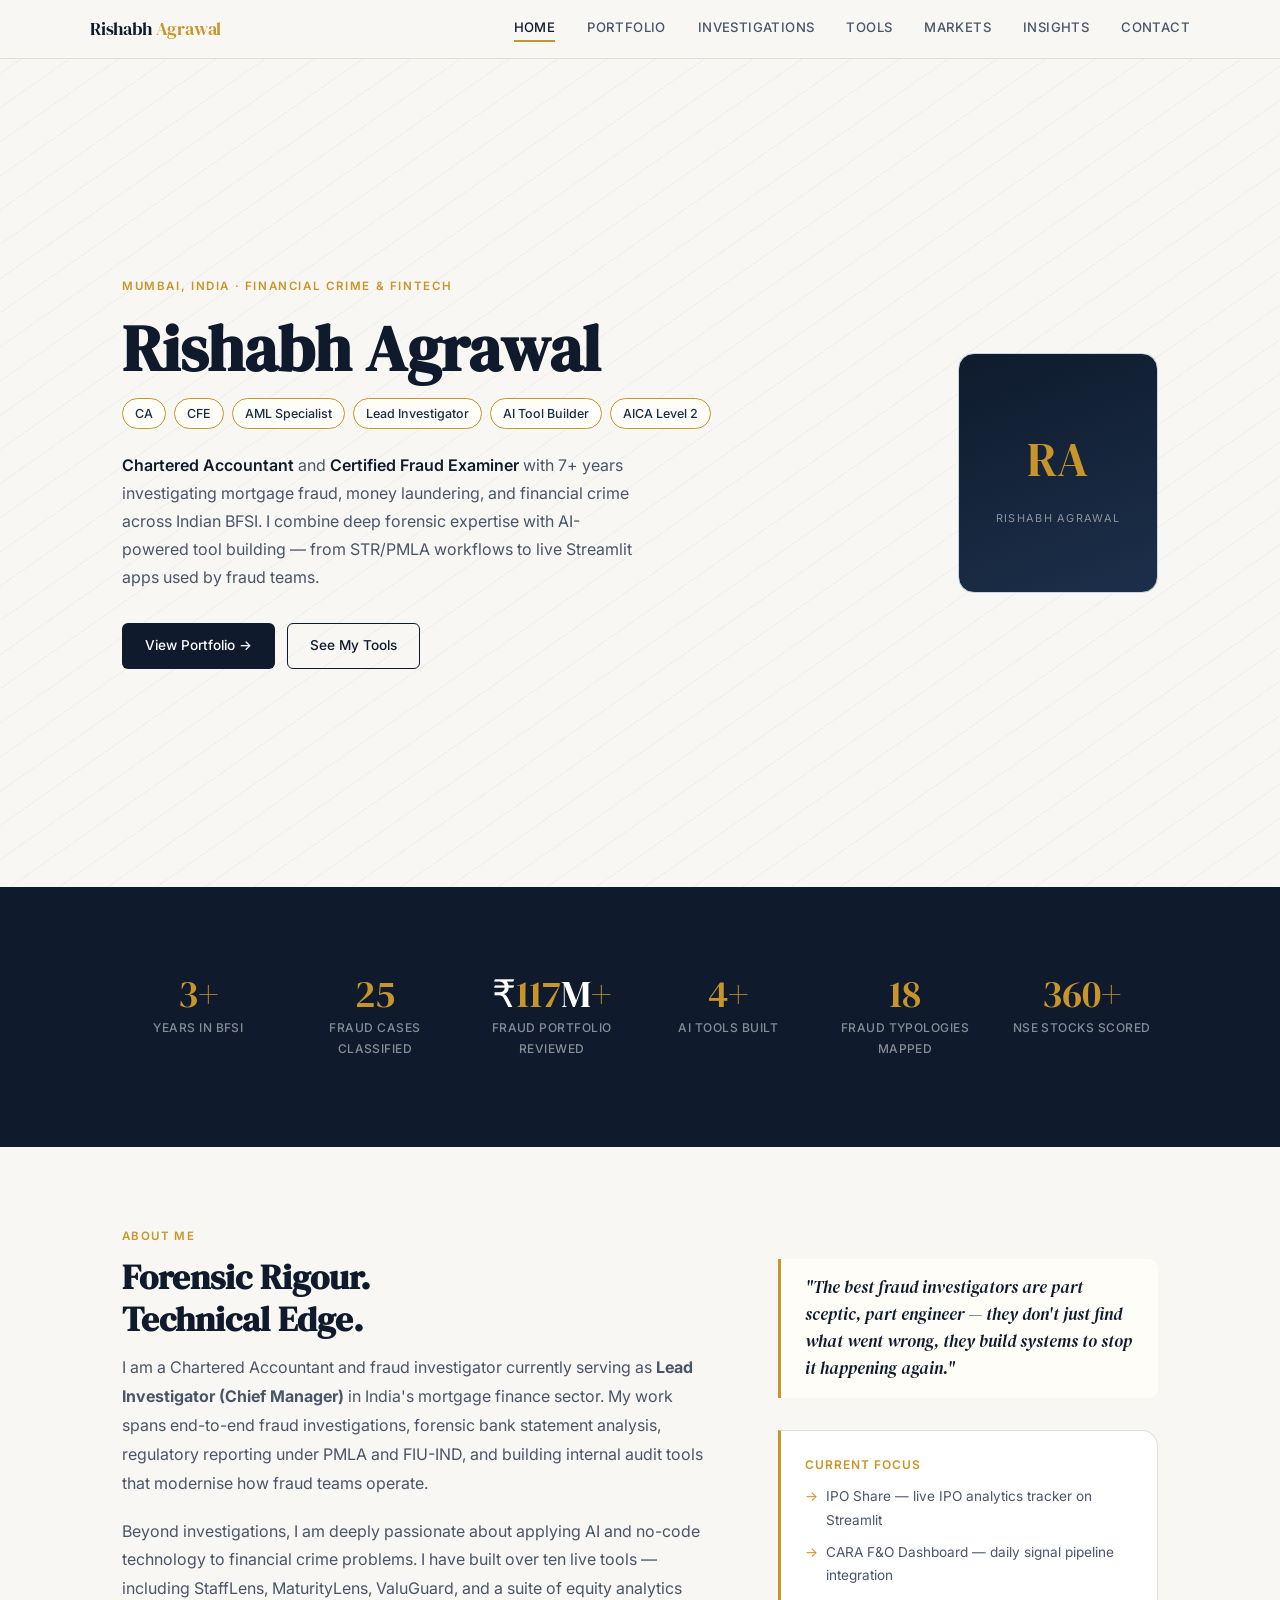
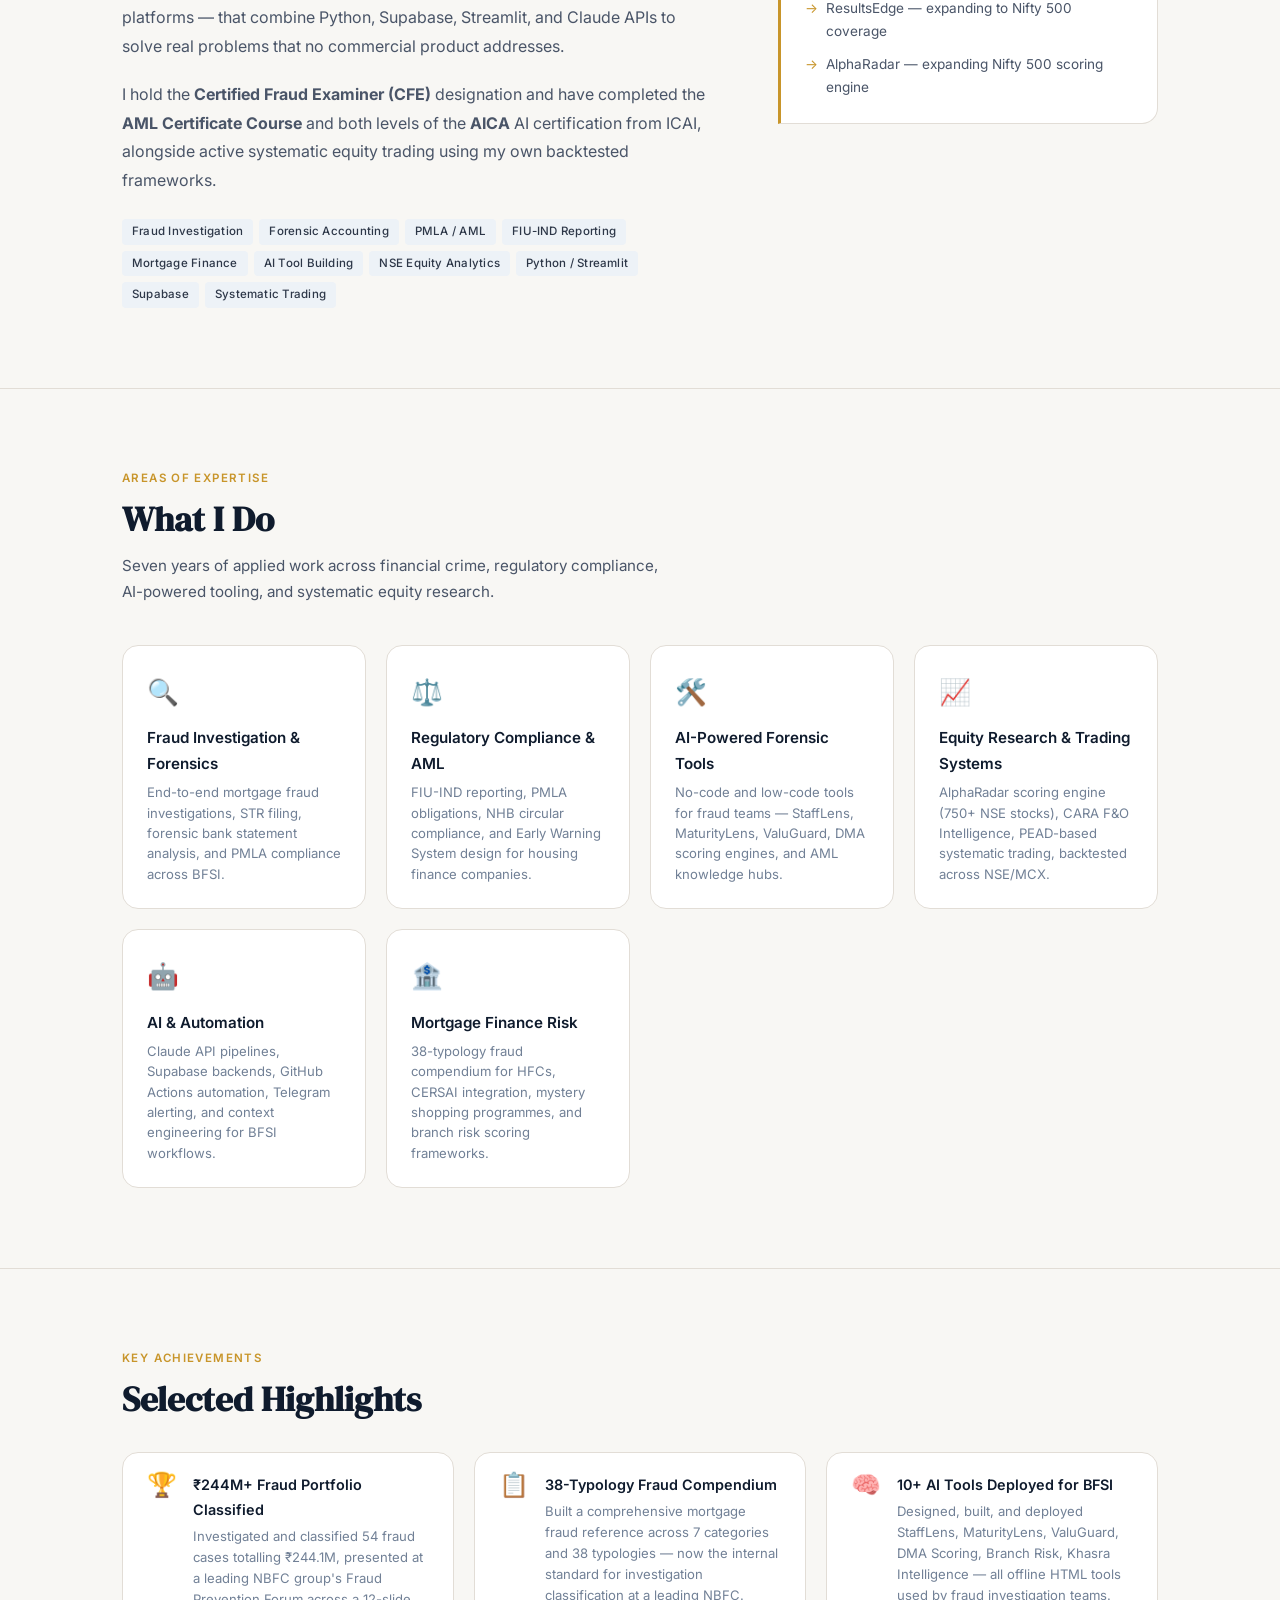
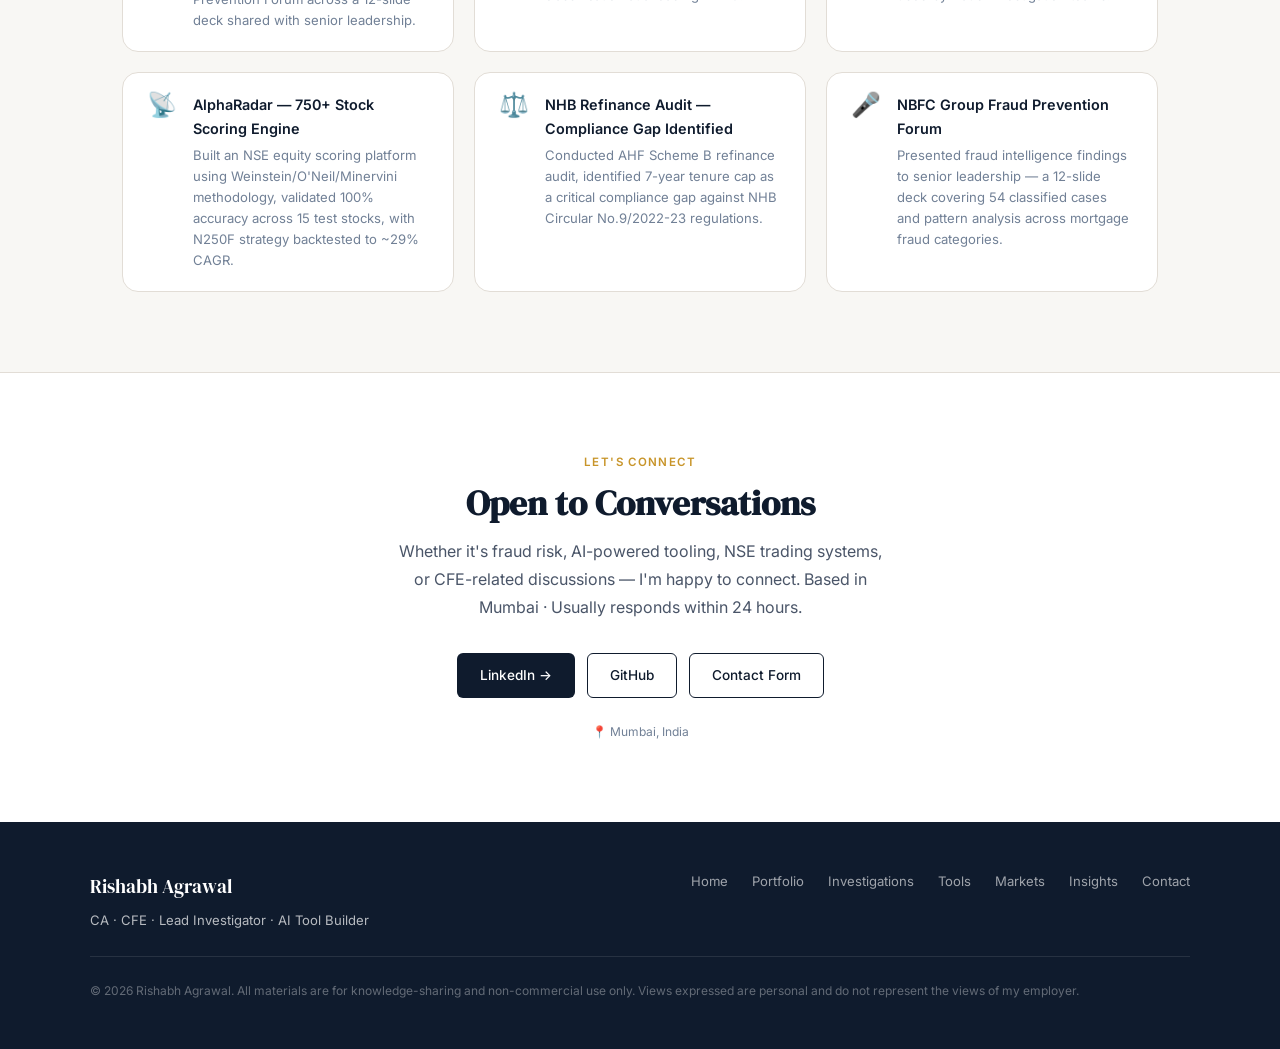
<file: index.html>
<!DOCTYPE html>
<html lang="en">
<head>
  <meta charset="UTF-8" />
  <meta name="viewport" content="width=device-width, initial-scale=1.0" />
  <title>Rishabh Agrawal — Fraud Investigator · CA · CFE · AI Tool Builder</title>
  <meta name="description" content="Rishabh Agrawal — Chartered Accountant, Certified Fraud Examiner, Lead Investigator in financial crime with 7+ years in BFSI. Builder of AI-powered forensic and trading tools." />
  <meta property="og:title" content="Rishabh Agrawal — Fraud Investigator · CA · AI Tool Builder" />
  <meta property="og:description" content="CA · CFE · AML — Lead Investigator in financial crime and builder of AI-powered forensic tools for Indian BFSI." />
  <meta property="og:type" content="website" />
  <meta property="og:url" content="https://rishabhinai.github.io/" />
  <meta name="twitter:card" content="summary_large_image" />
  <link rel="stylesheet" href="style.css" />
  <style>
    /* ── HERO ── */
    .hero-section {
      min-height: 92vh;
      display: flex;
      align-items: center;
      position: relative;
      overflow: hidden;
      padding: 4rem 0;
    }
    .hero-ledger {
      position: absolute;
      inset: 0;
      pointer-events: none;
      opacity: 0.035;
      background-image: repeating-linear-gradient(
        -35deg,
        var(--navy) 0px,
        var(--navy) 1px,
        transparent 1px,
        transparent 28px
      );
    }
    .hero-inner {
      display: grid;
      grid-template-columns: 1fr auto;
      align-items: center;
      gap: 4rem;
      position: relative;
    }
    .hero-kicker {
      font-size: 0.72rem;
      font-weight: 600;
      letter-spacing: 0.14em;
      text-transform: uppercase;
      color: var(--gold);
      margin-bottom: 1.1rem;
    }
    .hero-name {
      font-family: var(--display);
      font-size: clamp(2.6rem, 5vw, 4rem);
      color: var(--navy);
      line-height: 1.05;
      margin-bottom: 1rem;
    }
    .hero-creds {
      display: flex;
      flex-wrap: wrap;
      gap: 8px;
      margin-bottom: 1.4rem;
      min-height: 28px;
    }
    .cred-pill {
      display: inline-block;
      padding: 4px 12px;
      border: 1px solid var(--gold);
      border-radius: 20px;
      font-size: 0.78rem;
      font-weight: 500;
      color: var(--navy2);
      background: #FFFDF7;
      opacity: 0;
      transform: translateY(6px);
      transition: opacity 0.4s, transform 0.4s;
    }
    .cred-pill.visible { opacity: 1; transform: translateY(0); }
    .hero-bio {
      font-size: 1rem;
      color: var(--slate);
      max-width: 520px;
      line-height: 1.75;
      margin-bottom: 2rem;
    }
    .hero-bio strong { color: var(--navy); font-weight: 600; }
    .hero-cta { display: flex; gap: 0.75rem; flex-wrap: wrap; }
    .hero-photo-wrap {
      width: 200px;
      height: 240px;
      border-radius: var(--r-lg);
      background: linear-gradient(160deg, var(--navy) 0%, #1c2f4a 100%);
      border: 1px solid var(--line2);
      display: flex;
      flex-direction: column;
      align-items: center;
      justify-content: center;
      flex-shrink: 0;
      color: var(--white);
      font-size: 0.78rem;
      text-align: center;
      gap: 8px;
    }
    .hero-photo-wrap .monogram {
      font-family: var(--display);
      font-size: 3rem;
      color: var(--gold);
      letter-spacing: 0.02em;
    }
    .hero-photo-wrap .monogram-sub {
      font-size: 0.68rem;
      text-transform: uppercase;
      letter-spacing: 0.12em;
      color: rgba(255,255,255,0.5);
    }
    .hero-photo-wrap img {
      width: 100%;
      height: 100%;
      object-fit: cover;
      border-radius: var(--r-lg);
    }

    /* ── STATS BAR ── */
    .stats-bar {
      background: var(--navy);
      padding: 2.5rem 2rem;
    }
    .stats-bar .stat-num { color: var(--white); }
    .stats-bar .stat-label { color: rgba(255,255,255,0.5); }

    /* ── EXPERTISE TILES ── */
    .expertise-tile {
      background: var(--white);
      border: 1px solid var(--line);
      border-radius: var(--r-lg);
      padding: 1.5rem;
      display: block;
      transition: all 0.2s;
      cursor: pointer;
    }
    .expertise-tile:hover {
      border-color: var(--gold);
      box-shadow: 0 4px 20px rgba(200,149,42,0.12);
    }
    .tile-icon {
      font-size: 1.6rem;
      margin-bottom: 0.75rem;
      display: block;
    }
    .tile-title {
      font-size: 0.95rem;
      font-weight: 600;
      color: var(--navy);
      margin-bottom: 0.35rem;
    }
    .tile-desc {
      font-size: 0.82rem;
      color: var(--slate2);
      line-height: 1.55;
    }

    /* ── ACHIEVEMENT CARDS ── */
    .ach-card {
      display: flex;
      gap: 1rem;
      align-items: flex-start;
      background: var(--white);
      border: 1px solid var(--line);
      border-radius: var(--r-lg);
      padding: 1.25rem 1.5rem;
    }
    .ach-icon {
      font-size: 1.5rem;
      line-height: 1;
      flex-shrink: 0;
    }
    .ach-title { font-size: 0.9rem; font-weight: 600; color: var(--navy); margin-bottom: 0.2rem; }
    .ach-desc { font-size: 0.82rem; color: var(--slate2); line-height: 1.6; }

    /* ── HERO MOBILE ── */
    @media (max-width: 768px) {
      .hero-inner { grid-template-columns: 1fr; }
      .hero-photo-wrap { display: none; }
      .hero-section { min-height: auto; padding: 3rem 0; }
    }
  </style>
</head>
<body>

<!-- ── NAV ── -->
<nav>
  <div class="nav-inner">
    <a class="nav-brand" href="index.html">Rishabh <span>Agrawal</span></a>
    <div class="nav-links" id="navLinks">
      <a href="index.html" class="active">Home</a>
      <a href="portfolio.html">Portfolio</a>
      <a href="investigation.html">Investigations</a>
      <a href="tools.html">Tools</a>
      <a href="markets.html">Markets</a>
      <a href="blogs.html">Insights</a>
      <a href="contact.html">Contact</a>
    </div>
    <button class="hamburger" id="menuBtn" aria-label="Toggle menu">
      <span></span><span></span><span></span>
    </button>
  </div>
</nav>

<!-- ── HERO ── -->
<section class="hero-section">
  <div class="hero-ledger" aria-hidden="true"></div>
  <div class="page-wrapper" style="width:100%">
    <div class="hero-inner">
      <div>
        <p class="hero-kicker">Mumbai, India · Financial Crime & Fintech</p>
        <h1 class="hero-name">Rishabh Agrawal</h1>
        <div class="hero-creds" id="credPills" role="text" aria-label="Credentials">
          <!-- filled by JS -->
        </div>
        <p class="hero-bio">
          <strong>Chartered Accountant</strong> and <strong>Certified Fraud Examiner</strong> with 7+ years investigating mortgage fraud, money laundering, and financial crime across Indian BFSI. I combine deep forensic expertise with AI-powered tool building — from STR/PMLA workflows to live Streamlit apps used by fraud teams.
        </p>
        <div class="hero-cta">
          <a href="portfolio.html" class="btn btn-primary">View Portfolio →</a>
          <a href="tools.html" class="btn btn-outline">See My Tools</a>
        </div>
      </div>
      <div class="hero-photo-wrap" id="photoWrap">
        <div class="monogram">RA</div>
        <div class="monogram-sub">Rishabh Agrawal</div>
      </div>
    </div>
  </div>
</section>

<!-- ── STATS BAR ── -->
<div class="stats-bar">
  <div class="page-wrapper">
    <div class="stats-grid">
      <div class="stat-item">
        <div class="stat-num"><span class="count" data-target="7">0</span><span>+</span></div>
        <div class="stat-label">Years in BFSI</div>
      </div>
      <div class="stat-item">
        <div class="stat-num"><span class="count" data-target="54">0</span></div>
        <div class="stat-label">Fraud Cases Classified</div>
      </div>
      <div class="stat-item">
        <div class="stat-num">₹<span class="count" data-target="244">0</span>M<span>+</span></div>
        <div class="stat-label">Fraud Portfolio Reviewed</div>
      </div>
      <div class="stat-item">
        <div class="stat-num"><span class="count" data-target="10">0</span><span>+</span></div>
        <div class="stat-label">AI Tools Built</div>
      </div>
      <div class="stat-item">
        <div class="stat-num"><span class="count" data-target="38">0</span></div>
        <div class="stat-label">Fraud Typologies Mapped</div>
      </div>
      <div class="stat-item">
        <div class="stat-num"><span class="count" data-target="750">0</span><span>+</span></div>
        <div class="stat-label">NSE Stocks Scored</div>
      </div>
    </div>
  </div>
</div>

<!-- ── ABOUT ── -->
<section>
  <div class="page-wrapper">
    <div style="display:grid; grid-template-columns: 1fr 380px; gap: 4rem; align-items: start;">
      <div>
        <p class="section-eyebrow">About Me</p>
        <h2 class="section-title">Forensic Rigour.<br>Technical Edge.</h2>
        <p style="color:var(--slate); line-height:1.8; margin-bottom:1.2rem;">
          I am a Chartered Accountant and fraud investigator currently serving as <strong>Lead Investigator (Chief Manager)</strong> in India's mortgage finance sector. My work spans end-to-end fraud investigations, forensic bank statement analysis, regulatory reporting under PMLA and FIU-IND, and building internal audit tools that modernise how fraud teams operate.
        </p>
        <p style="color:var(--slate); line-height:1.8; margin-bottom:1.2rem;">
          Beyond investigations, I am deeply passionate about applying AI and no-code technology to financial crime problems. I have built over ten live tools — including StaffLens, MaturityLens, ValuGuard, and a suite of equity analytics platforms — that combine Python, Supabase, Streamlit, and Claude APIs to solve real problems that no commercial product addresses.
        </p>
        <p style="color:var(--slate); line-height:1.8; margin-bottom:1.5rem;">
          I hold the <strong>Certified Fraud Examiner (CFE)</strong> designation and have completed the <strong>AML Certificate Course</strong> and both levels of the <strong>AICA</strong> AI certification from ICAI, alongside active systematic equity trading using my own backtested frameworks.
        </p>
        <div class="tag-wrap">
          <span class="tag">Fraud Investigation</span>
          <span class="tag">Forensic Accounting</span>
          <span class="tag">PMLA / AML</span>
          <span class="tag">FIU-IND Reporting</span>
          <span class="tag">Mortgage Finance</span>
          <span class="tag">AI Tool Building</span>
          <span class="tag">NSE Equity Analytics</span>
          <span class="tag">Python / Streamlit</span>
          <span class="tag">Supabase</span>
          <span class="tag">Systematic Trading</span>
        </div>
      </div>
      <div>
        <div class="quote-block">
          <p>"The best fraud investigators are part sceptic, part engineer — they don't just find what went wrong, they build systems to stop it happening again."</p>
        </div>
        <div class="card card-gold" style="margin-top:1.25rem;">
          <div style="font-size:0.75rem; font-weight:600; text-transform:uppercase; letter-spacing:0.08em; color:var(--gold); margin-bottom:0.6rem;">Current Focus</div>
          <ul style="display:flex; flex-direction:column; gap:0.6rem;">
            <li style="font-size:0.85rem; color:var(--slate); display:flex; gap:8px;"><span style="color:var(--gold);">→</span> IPO Share — live IPO analytics tracker on Streamlit</li>
            <li style="font-size:0.85rem; color:var(--slate); display:flex; gap:8px;"><span style="color:var(--gold);">→</span> CARA F&O Dashboard — daily signal pipeline integration</li>
            <li style="font-size:0.85rem; color:var(--slate); display:flex; gap:8px;"><span style="color:var(--gold);">→</span> ResultsEdge — expanding to Nifty 500 coverage</li>
            <li style="font-size:0.85rem; color:var(--slate); display:flex; gap:8px;"><span style="color:var(--gold);">→</span> AlphaRadar — expanding Nifty 500 scoring engine</li>
          </ul>
        </div>
      </div>
    </div>
  </div>
</section>

<hr class="divider" />

<!-- ── EXPERTISE ── -->
<section>
  <div class="page-wrapper">
    <p class="section-eyebrow">Areas of Expertise</p>
    <h2 class="section-title">What I Do</h2>
    <p class="section-sub" style="margin-bottom:2.5rem;">Seven years of applied work across financial crime, regulatory compliance, AI-powered tooling, and systematic equity research.</p>
    <div class="grid-3">
      <a href="investigation.html" class="expertise-tile">
        <span class="tile-icon">🔍</span>
        <div class="tile-title">Fraud Investigation & Forensics</div>
        <div class="tile-desc">End-to-end mortgage fraud investigations, STR filing, forensic bank statement analysis, and PMLA compliance across BFSI.</div>
      </a>
      <a href="investigation.html" class="expertise-tile">
        <span class="tile-icon">⚖️</span>
        <div class="tile-title">Regulatory Compliance & AML</div>
        <div class="tile-desc">FIU-IND reporting, PMLA obligations, NHB circular compliance, and Early Warning System design for housing finance companies.</div>
      </a>
      <a href="tools.html" class="expertise-tile">
        <span class="tile-icon">🛠️</span>
        <div class="tile-title">AI-Powered Forensic Tools</div>
        <div class="tile-desc">No-code and low-code tools for fraud teams — StaffLens, MaturityLens, ValuGuard, DMA scoring engines, and AML knowledge hubs.</div>
      </a>
      <a href="markets.html" class="expertise-tile">
        <span class="tile-icon">📈</span>
        <div class="tile-title">Equity Research & Trading Systems</div>
        <div class="tile-desc">AlphaRadar scoring engine (750+ NSE stocks), CARA F&O Intelligence, PEAD-based systematic trading, backtested across NSE/MCX.</div>
      </a>
      <a href="tools.html" class="expertise-tile">
        <span class="tile-icon">🤖</span>
        <div class="tile-title">AI & Automation</div>
        <div class="tile-desc">Claude API pipelines, Supabase backends, GitHub Actions automation, Telegram alerting, and context engineering for BFSI workflows.</div>
      </a>
      <a href="investigation.html" class="expertise-tile">
        <span class="tile-icon">🏦</span>
        <div class="tile-title">Mortgage Finance Risk</div>
        <div class="tile-desc">38-typology fraud compendium for HFCs, CERSAI integration, mystery shopping programmes, and branch risk scoring frameworks.</div>
      </a>
    </div>
  </div>
</section>

<hr class="divider" />

<!-- ── ACHIEVEMENTS ── -->
<section>
  <div class="page-wrapper">
    <p class="section-eyebrow">Key Achievements</p>
    <h2 class="section-title">Selected Highlights</h2>
    <div class="grid-2" style="margin-top:2rem;">
      <div class="ach-card">
        <span class="ach-icon">🏆</span>
        <div>
          <div class="ach-title">₹244M+ Fraud Portfolio Classified</div>
          <div class="ach-desc">Investigated and classified 54 fraud cases totalling ₹244.1M, presented at a leading NBFC group's Fraud Prevention Forum across a 12-slide deck shared with senior leadership.</div>
        </div>
      </div>
      <div class="ach-card">
        <span class="ach-icon">📋</span>
        <div>
          <div class="ach-title">38-Typology Fraud Compendium</div>
          <div class="ach-desc">Built a comprehensive mortgage fraud reference across 7 categories and 38 typologies — now the internal standard for investigation classification at a leading NBFC.</div>
        </div>
      </div>
      <div class="ach-card">
        <span class="ach-icon">🧠</span>
        <div>
          <div class="ach-title">10+ AI Tools Deployed for BFSI</div>
          <div class="ach-desc">Designed, built, and deployed StaffLens, MaturityLens, ValuGuard, DMA Scoring, Branch Risk, Khasra Intelligence — all offline HTML tools used by fraud investigation teams.</div>
        </div>
      </div>
      <div class="ach-card">
        <span class="ach-icon">📡</span>
        <div>
          <div class="ach-title">AlphaRadar — 750+ Stock Scoring Engine</div>
          <div class="ach-desc">Built an NSE equity scoring platform using Weinstein/O'Neil/Minervini methodology, validated 100% accuracy across 15 test stocks, with N250F strategy backtested to ~29% CAGR.</div>
        </div>
      </div>
      <div class="ach-card">
        <span class="ach-icon">⚖️</span>
        <div>
          <div class="ach-title">NHB Refinance Audit — Compliance Gap Identified</div>
          <div class="ach-desc">Conducted AHF Scheme B refinance audit, identified 7-year tenure cap as a critical compliance gap against NHB Circular No.9/2022-23 regulations.</div>
        </div>
      </div>
      <div class="ach-card">
        <span class="ach-icon">🎤</span>
        <div>
          <div class="ach-title">NBFC Group Fraud Prevention Forum</div>
          <div class="ach-desc">Presented fraud intelligence findings to senior leadership — a 12-slide deck covering 54 classified cases and pattern analysis across mortgage fraud categories.</div>
        </div>
      </div>
    </div>
  </div>
</section>

<hr class="divider" />

<!-- ── CONNECT ── -->
<section style="background: var(--white); padding: 5rem 0;">
  <div class="page-wrapper" style="text-align:center; max-width:560px; margin:0 auto;">
    <p class="section-eyebrow">Let's Connect</p>
    <h2 class="section-title">Open to Conversations</h2>
    <p style="color:var(--slate); margin-bottom:2rem; line-height:1.75;">
      Whether it's fraud risk, AI-powered tooling, NSE trading systems, or CFE-related discussions — I'm happy to connect.
      Based in Mumbai · Usually responds within 24 hours.
    </p>
    <div style="display:flex; gap:0.75rem; flex-wrap:wrap; justify-content:center;">
      <a href="https://www.linkedin.com/in/rishabh-agrawal-ca/" target="_blank" rel="noopener" class="btn btn-primary">LinkedIn →</a>
      <a href="https://github.com/rishabhinai-netizen" target="_blank" rel="noopener" class="btn btn-outline">GitHub</a>
      <a href="contact.html" class="btn btn-outline">Contact Form</a>
    </div>
    <p style="font-size:0.75rem; color:var(--slate2); margin-top:1.5rem;">📍 Mumbai, India</p>
  </div>
</section>

<!-- ── FOOTER ── -->
<footer>
  <div class="footer-inner">
    <div>
      <div class="footer-brand">Rishabh Agrawal</div>
      <div class="footer-tagline">CA · CFE · Lead Investigator · AI Tool Builder</div>
    </div>
    <div class="footer-links">
      <a href="index.html">Home</a>
      <a href="portfolio.html">Portfolio</a>
      <a href="investigation.html">Investigations</a>
      <a href="tools.html">Tools</a>
      <a href="markets.html">Markets</a>
      <a href="blogs.html">Insights</a>
      <a href="contact.html">Contact</a>
    </div>
  </div>
  <div class="footer-inner" style="padding-top:0;">
    <div class="footer-copy">
      © 2026 Rishabh Agrawal. All materials are for knowledge-sharing and non-commercial use only.
      Views expressed are personal and do not represent the views of my employer.
    </div>
  </div>
</footer>

<script>
  // Hamburger
  document.getElementById('menuBtn').addEventListener('click', () => {
    document.getElementById('navLinks').classList.toggle('open');
  });

  // Credential pills typewriter
  const creds = ['CA', 'CFE', 'AML Specialist', 'Lead Investigator', 'AI Tool Builder', 'AICA Level 2'];
  const container = document.getElementById('credPills');
  creds.forEach((c, i) => {
    const pill = document.createElement('span');
    pill.className = 'cred-pill';
    pill.textContent = c;
    container.appendChild(pill);
    setTimeout(() => pill.classList.add('visible'), 200 + i * 180);
  });

  // Counter animation
  function animateCount(el) {
    const target = parseInt(el.dataset.target);
    const duration = 1600;
    const step = target / (duration / 16);
    let current = 0;
    const timer = setInterval(() => {
      current = Math.min(current + step, target);
      el.textContent = Math.floor(current);
      if (current >= target) clearInterval(timer);
    }, 16);
  }

  const observer = new IntersectionObserver(entries => {
    entries.forEach(e => {
      if (e.isIntersecting) {
        e.target.querySelectorAll('.count').forEach(animateCount);
        observer.unobserve(e.target);
      }
    });
  }, { threshold: 0.3 });

  document.querySelectorAll('.stats-grid').forEach(g => observer.observe(g));
</script>
</body>
</html>
</file>
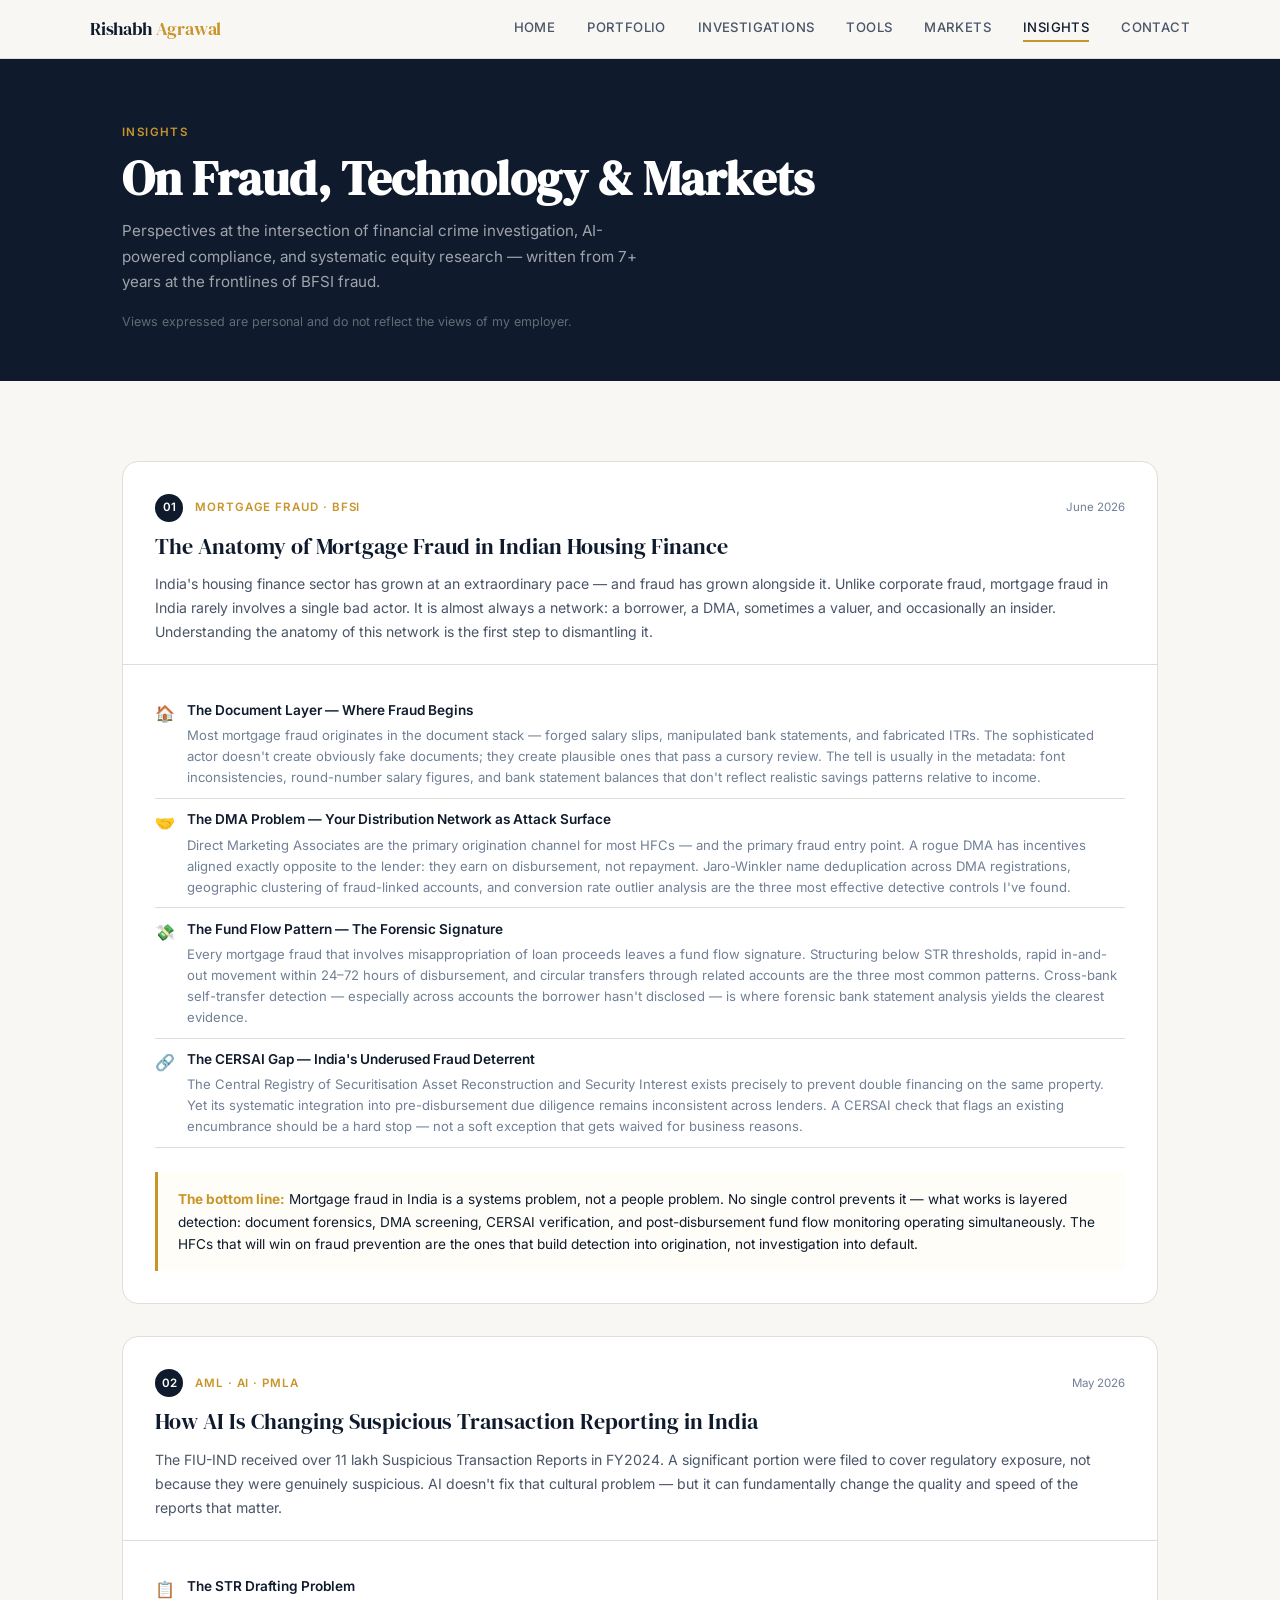
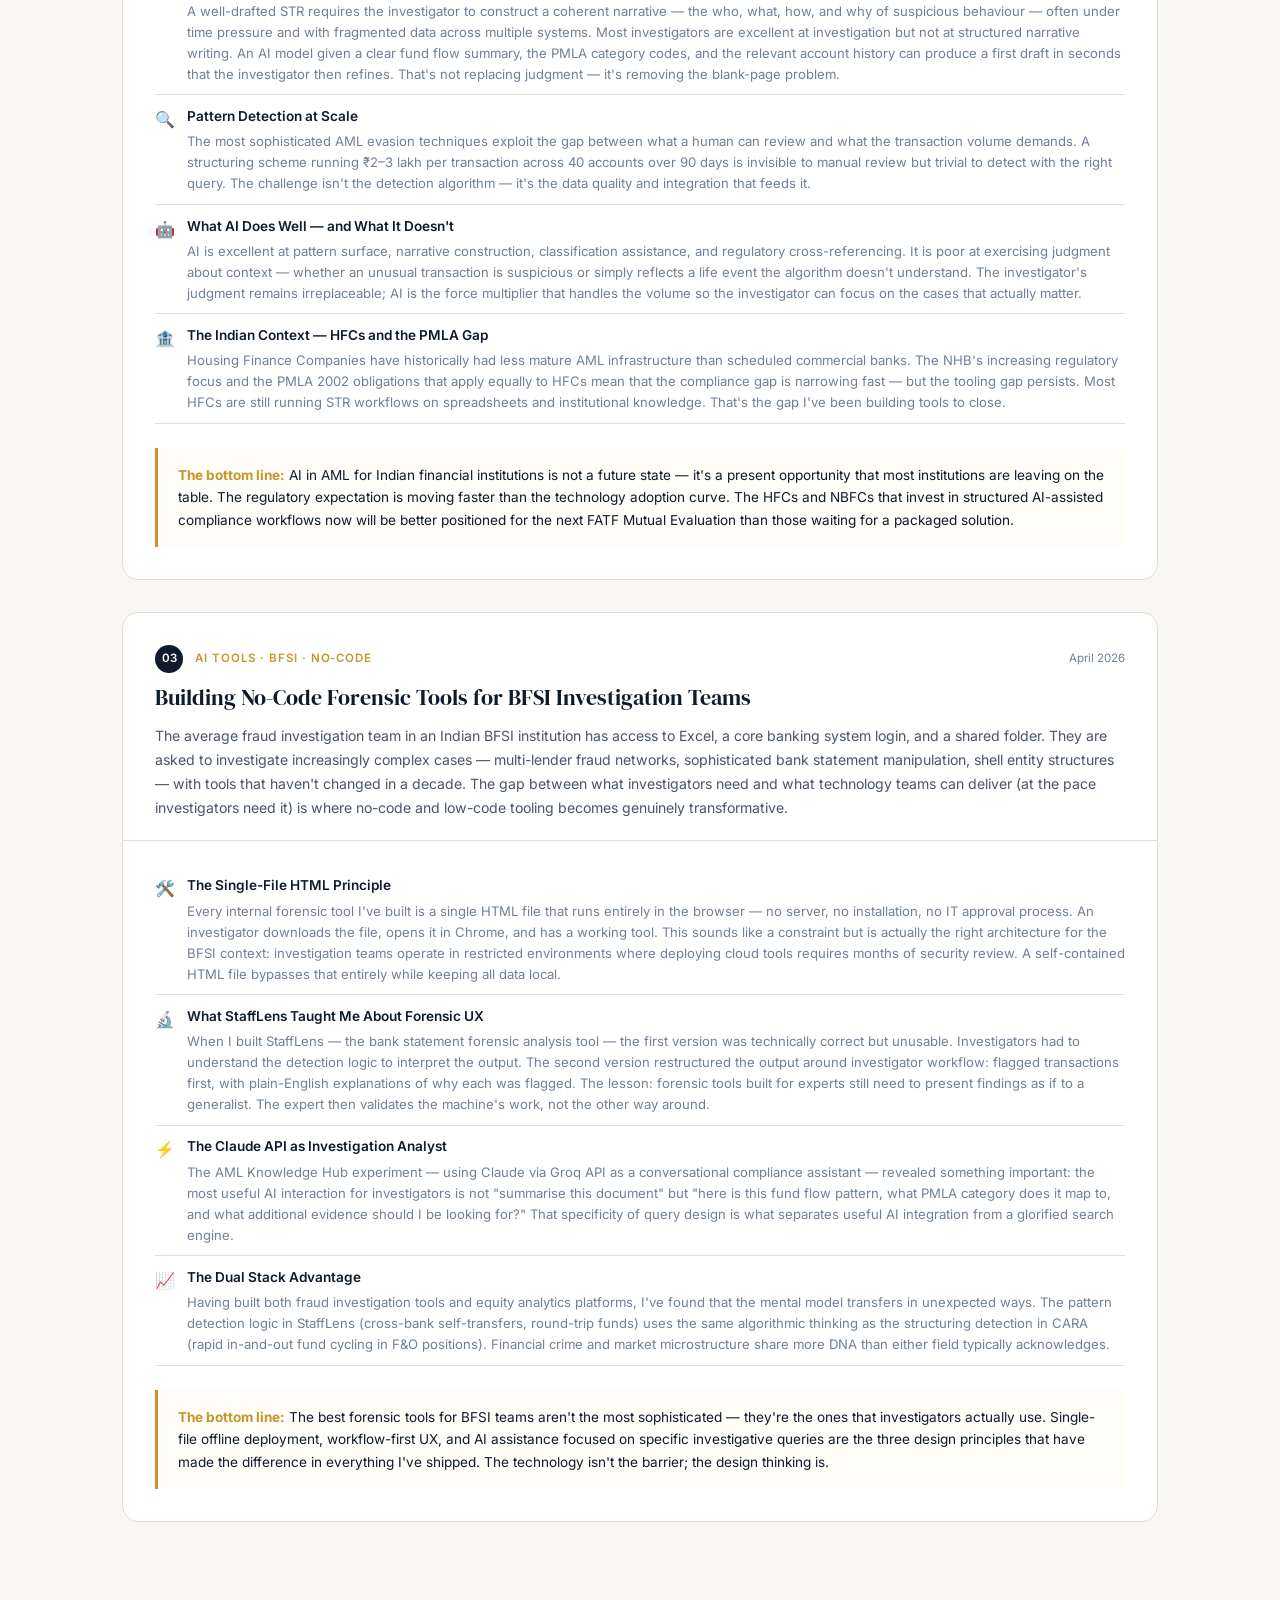
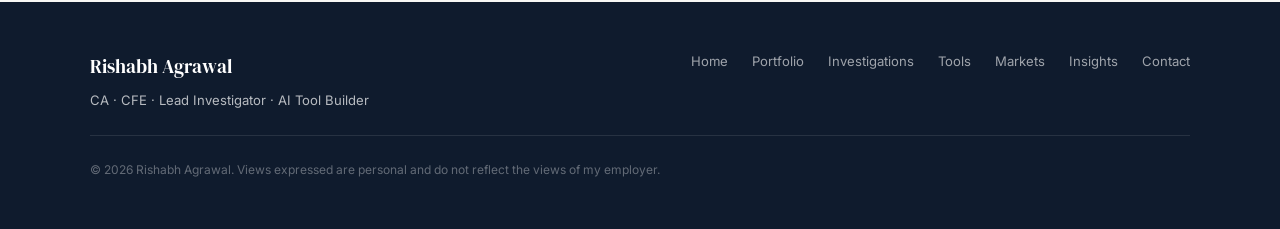
<file: blogs.html>
<!DOCTYPE html>
<html lang="en">
<head>
  <meta charset="UTF-8" />
  <meta name="viewport" content="width=device-width, initial-scale=1.0" />
  <title>Insights — Rishabh Agrawal</title>
  <meta name="description" content="Thought leadership on fraud investigation, AML compliance, AI-powered forensic tools, and systematic equity trading — by Rishabh Agrawal, CA, CFE." />
  <link rel="stylesheet" href="style.css" />
  <style>
    .blog-card {
      background: var(--white);
      border: 1px solid var(--line);
      border-radius: var(--r-lg);
      overflow: hidden;
      transition: box-shadow 0.2s;
    }
    .blog-card:hover { box-shadow: 0 6px 24px rgba(15,27,45,0.08); }
    .blog-header {
      padding: 2rem 2rem 0;
    }
    .blog-meta {
      display: flex;
      align-items: center;
      gap: 0.75rem;
      margin-bottom: 0.75rem;
    }
    .blog-num {
      width: 28px; height: 28px;
      background: var(--navy);
      color: var(--white);
      border-radius: 50%;
      display: flex;
      align-items: center;
      justify-content: center;
      font-size: 0.72rem;
      font-weight: 600;
      flex-shrink: 0;
    }
    .blog-cat { font-size: 0.72rem; font-weight: 600; text-transform: uppercase; letter-spacing: 0.08em; color: var(--gold); }
    .blog-title { font-family: var(--display); font-size: 1.4rem; color: var(--navy); line-height: 1.2; margin-bottom: 0.75rem; }
    .blog-intro { font-size: 0.88rem; color: var(--slate); line-height: 1.7; padding: 0 2rem 1.25rem; border-bottom: 1px solid var(--line); }
    .blog-body { padding: 1.5rem 2rem 2rem; }
    .blog-point {
      display: flex;
      gap: 0.75rem;
      padding: 0.6rem 0;
      border-bottom: 1px solid var(--line);
    }
    .blog-point:last-child { border-bottom: none; }
    .bp-icon { font-size: 1rem; flex-shrink: 0; margin-top: 1px; }
    .bp-title { font-size: 0.85rem; font-weight: 600; color: var(--navy); margin-bottom: 0.2rem; }
    .bp-text { font-size: 0.82rem; color: var(--slate2); line-height: 1.6; }
    .blog-conclusion {
      margin-top: 1.5rem;
      padding: 1rem 1.25rem;
      background: #FFFDF7;
      border-left: 3px solid var(--gold);
      border-radius: 0 var(--r-sm) var(--r-sm) 0;
      font-size: 0.85rem;
      color: var(--navy);
      line-height: 1.65;
    }
    .blog-conclusion strong { color: var(--gold); }
  </style>
</head>
<body>

<nav>
  <div class="nav-inner">
    <a class="nav-brand" href="index.html">Rishabh <span>Agrawal</span></a>
    <div class="nav-links" id="navLinks">
      <a href="index.html">Home</a>
      <a href="portfolio.html">Portfolio</a>
      <a href="investigation.html">Investigations</a>
      <a href="tools.html">Tools</a>
      <a href="markets.html">Markets</a>
      <a href="blogs.html" class="active">Insights</a>
      <a href="contact.html">Contact</a>
    </div>
    <button class="hamburger" id="menuBtn" aria-label="Toggle menu">
      <span></span><span></span><span></span>
    </button>
  </div>
</nav>

<!-- PAGE HEADER -->
<div style="background:var(--navy); padding:4rem 2rem 3rem;">
  <div class="page-wrapper">
    <p style="font-size:0.72rem; font-weight:600; letter-spacing:0.12em; text-transform:uppercase; color:var(--gold); margin-bottom:0.6rem;">Insights</p>
    <h1 style="font-family:var(--display); font-size:clamp(2rem,4vw,3rem); color:var(--white); margin-bottom:0.8rem; line-height:1.1;">On Fraud, Technology & Markets</h1>
    <p style="color:rgba(255,255,255,0.6); font-size:0.95rem; max-width:520px; line-height:1.7;">
      Perspectives at the intersection of financial crime investigation, AI-powered compliance, and systematic equity research — written from 7+ years at the frontlines of BFSI fraud.
    </p>
    <p style="color:rgba(255,255,255,0.35); font-size:0.78rem; margin-top:1rem;">Views expressed are personal and do not reflect the views of my employer.</p>
  </div>
</div>

<section>
  <div class="page-wrapper" style="display:flex; flex-direction:column; gap:2rem;">

    <!-- BLOG 1 -->
    <div class="blog-card">
      <div class="blog-header">
        <div class="blog-meta">
          <div class="blog-num">01</div>
          <span class="blog-cat">Mortgage Fraud · BFSI</span>
          <span style="margin-left:auto; font-size:0.72rem; color:var(--slate2);">June 2026</span>
        </div>
        <div class="blog-title">The Anatomy of Mortgage Fraud in Indian Housing Finance</div>
      </div>
      <div class="blog-intro">
        India's housing finance sector has grown at an extraordinary pace — and fraud has grown alongside it. Unlike corporate fraud, mortgage fraud in India rarely involves a single bad actor. It is almost always a network: a borrower, a DMA, sometimes a valuer, and occasionally an insider. Understanding the anatomy of this network is the first step to dismantling it.
      </div>
      <div class="blog-body">
        <div class="blog-point">
          <span class="bp-icon">🏠</span>
          <div>
            <div class="bp-title">The Document Layer — Where Fraud Begins</div>
            <div class="bp-text">Most mortgage fraud originates in the document stack — forged salary slips, manipulated bank statements, and fabricated ITRs. The sophisticated actor doesn't create obviously fake documents; they create plausible ones that pass a cursory review. The tell is usually in the metadata: font inconsistencies, round-number salary figures, and bank statement balances that don't reflect realistic savings patterns relative to income.</div>
          </div>
        </div>
        <div class="blog-point">
          <span class="bp-icon">🤝</span>
          <div>
            <div class="bp-title">The DMA Problem — Your Distribution Network as Attack Surface</div>
            <div class="bp-text">Direct Marketing Associates are the primary origination channel for most HFCs — and the primary fraud entry point. A rogue DMA has incentives aligned exactly opposite to the lender: they earn on disbursement, not repayment. Jaro-Winkler name deduplication across DMA registrations, geographic clustering of fraud-linked accounts, and conversion rate outlier analysis are the three most effective detective controls I've found.</div>
          </div>
        </div>
        <div class="blog-point">
          <span class="bp-icon">💸</span>
          <div>
            <div class="bp-title">The Fund Flow Pattern — The Forensic Signature</div>
            <div class="bp-text">Every mortgage fraud that involves misappropriation of loan proceeds leaves a fund flow signature. Structuring below STR thresholds, rapid in-and-out movement within 24–72 hours of disbursement, and circular transfers through related accounts are the three most common patterns. Cross-bank self-transfer detection — especially across accounts the borrower hasn't disclosed — is where forensic bank statement analysis yields the clearest evidence.</div>
          </div>
        </div>
        <div class="blog-point">
          <span class="bp-icon">🔗</span>
          <div>
            <div class="bp-title">The CERSAI Gap — India's Underused Fraud Deterrent</div>
            <div class="bp-text">The Central Registry of Securitisation Asset Reconstruction and Security Interest exists precisely to prevent double financing on the same property. Yet its systematic integration into pre-disbursement due diligence remains inconsistent across lenders. A CERSAI check that flags an existing encumbrance should be a hard stop — not a soft exception that gets waived for business reasons.</div>
          </div>
        </div>
        <div class="blog-conclusion">
          <strong>The bottom line:</strong> Mortgage fraud in India is a systems problem, not a people problem. No single control prevents it — what works is layered detection: document forensics, DMA screening, CERSAI verification, and post-disbursement fund flow monitoring operating simultaneously. The HFCs that will win on fraud prevention are the ones that build detection into origination, not investigation into default.
        </div>
      </div>
    </div>

    <!-- BLOG 2 -->
    <div class="blog-card">
      <div class="blog-header">
        <div class="blog-meta">
          <div class="blog-num">02</div>
          <span class="blog-cat">AML · AI · PMLA</span>
          <span style="margin-left:auto; font-size:0.72rem; color:var(--slate2);">May 2026</span>
        </div>
        <div class="blog-title">How AI Is Changing Suspicious Transaction Reporting in India</div>
      </div>
      <div class="blog-intro">
        The FIU-IND received over 11 lakh Suspicious Transaction Reports in FY2024. A significant portion were filed to cover regulatory exposure, not because they were genuinely suspicious. AI doesn't fix that cultural problem — but it can fundamentally change the quality and speed of the reports that matter.
      </div>
      <div class="blog-body">
        <div class="blog-point">
          <span class="bp-icon">📋</span>
          <div>
            <div class="bp-title">The STR Drafting Problem</div>
            <div class="bp-text">A well-drafted STR requires the investigator to construct a coherent narrative — the who, what, how, and why of suspicious behaviour — often under time pressure and with fragmented data across multiple systems. Most investigators are excellent at investigation but not at structured narrative writing. An AI model given a clear fund flow summary, the PMLA category codes, and the relevant account history can produce a first draft in seconds that the investigator then refines. That's not replacing judgment — it's removing the blank-page problem.</div>
          </div>
        </div>
        <div class="blog-point">
          <span class="bp-icon">🔍</span>
          <div>
            <div class="bp-title">Pattern Detection at Scale</div>
            <div class="bp-text">The most sophisticated AML evasion techniques exploit the gap between what a human can review and what the transaction volume demands. A structuring scheme running ₹2–3 lakh per transaction across 40 accounts over 90 days is invisible to manual review but trivial to detect with the right query. The challenge isn't the detection algorithm — it's the data quality and integration that feeds it.</div>
          </div>
        </div>
        <div class="blog-point">
          <span class="bp-icon">🤖</span>
          <div>
            <div class="bp-title">What AI Does Well — and What It Doesn't</div>
            <div class="bp-text">AI is excellent at pattern surface, narrative construction, classification assistance, and regulatory cross-referencing. It is poor at exercising judgment about context — whether an unusual transaction is suspicious or simply reflects a life event the algorithm doesn't understand. The investigator's judgment remains irreplaceable; AI is the force multiplier that handles the volume so the investigator can focus on the cases that actually matter.</div>
          </div>
        </div>
        <div class="blog-point">
          <span class="bp-icon">🏦</span>
          <div>
            <div class="bp-title">The Indian Context — HFCs and the PMLA Gap</div>
            <div class="bp-text">Housing Finance Companies have historically had less mature AML infrastructure than scheduled commercial banks. The NHB's increasing regulatory focus and the PMLA 2002 obligations that apply equally to HFCs mean that the compliance gap is narrowing fast — but the tooling gap persists. Most HFCs are still running STR workflows on spreadsheets and institutional knowledge. That's the gap I've been building tools to close.</div>
          </div>
        </div>
        <div class="blog-conclusion">
          <strong>The bottom line:</strong> AI in AML for Indian financial institutions is not a future state — it's a present opportunity that most institutions are leaving on the table. The regulatory expectation is moving faster than the technology adoption curve. The HFCs and NBFCs that invest in structured AI-assisted compliance workflows now will be better positioned for the next FATF Mutual Evaluation than those waiting for a packaged solution.
        </div>
      </div>
    </div>

    <!-- BLOG 3 -->
    <div class="blog-card">
      <div class="blog-header">
        <div class="blog-meta">
          <div class="blog-num">03</div>
          <span class="blog-cat">AI Tools · BFSI · No-Code</span>
          <span style="margin-left:auto; font-size:0.72rem; color:var(--slate2);">April 2026</span>
        </div>
        <div class="blog-title">Building No-Code Forensic Tools for BFSI Investigation Teams</div>
      </div>
      <div class="blog-intro">
        The average fraud investigation team in an Indian BFSI institution has access to Excel, a core banking system login, and a shared folder. They are asked to investigate increasingly complex cases — multi-lender fraud networks, sophisticated bank statement manipulation, shell entity structures — with tools that haven't changed in a decade. The gap between what investigators need and what technology teams can deliver (at the pace investigators need it) is where no-code and low-code tooling becomes genuinely transformative.
      </div>
      <div class="blog-body">
        <div class="blog-point">
          <span class="bp-icon">🛠️</span>
          <div>
            <div class="bp-title">The Single-File HTML Principle</div>
            <div class="bp-text">Every internal forensic tool I've built is a single HTML file that runs entirely in the browser — no server, no installation, no IT approval process. An investigator downloads the file, opens it in Chrome, and has a working tool. This sounds like a constraint but is actually the right architecture for the BFSI context: investigation teams operate in restricted environments where deploying cloud tools requires months of security review. A self-contained HTML file bypasses that entirely while keeping all data local.</div>
          </div>
        </div>
        <div class="blog-point">
          <span class="bp-icon">🔬</span>
          <div>
            <div class="bp-title">What StaffLens Taught Me About Forensic UX</div>
            <div class="bp-text">When I built StaffLens — the bank statement forensic analysis tool — the first version was technically correct but unusable. Investigators had to understand the detection logic to interpret the output. The second version restructured the output around investigator workflow: flagged transactions first, with plain-English explanations of why each was flagged. The lesson: forensic tools built for experts still need to present findings as if to a generalist. The expert then validates the machine's work, not the other way around.</div>
          </div>
        </div>
        <div class="blog-point">
          <span class="bp-icon">⚡</span>
          <div>
            <div class="bp-title">The Claude API as Investigation Analyst</div>
            <div class="bp-text">The AML Knowledge Hub experiment — using Claude via Groq API as a conversational compliance assistant — revealed something important: the most useful AI interaction for investigators is not "summarise this document" but "here is this fund flow pattern, what PMLA category does it map to, and what additional evidence should I be looking for?" That specificity of query design is what separates useful AI integration from a glorified search engine.</div>
          </div>
        </div>
        <div class="blog-point">
          <span class="bp-icon">📈</span>
          <div>
            <div class="bp-title">The Dual Stack Advantage</div>
            <div class="bp-text">Having built both fraud investigation tools and equity analytics platforms, I've found that the mental model transfers in unexpected ways. The pattern detection logic in StaffLens (cross-bank self-transfers, round-trip funds) uses the same algorithmic thinking as the structuring detection in CARA (rapid in-and-out fund cycling in F&O positions). Financial crime and market microstructure share more DNA than either field typically acknowledges.</div>
          </div>
        </div>
        <div class="blog-conclusion">
          <strong>The bottom line:</strong> The best forensic tools for BFSI teams aren't the most sophisticated — they're the ones that investigators actually use. Single-file offline deployment, workflow-first UX, and AI assistance focused on specific investigative queries are the three design principles that have made the difference in everything I've shipped. The technology isn't the barrier; the design thinking is.
        </div>
      </div>
    </div>

  </div>
</section>

<footer>
  <div class="footer-inner">
    <div>
      <div class="footer-brand">Rishabh Agrawal</div>
      <div class="footer-tagline">CA · CFE · Lead Investigator · AI Tool Builder</div>
    </div>
    <div class="footer-links">
      <a href="index.html">Home</a>
      <a href="portfolio.html">Portfolio</a>
      <a href="investigation.html">Investigations</a>
      <a href="tools.html">Tools</a>
      <a href="markets.html">Markets</a>
      <a href="blogs.html">Insights</a>
      <a href="contact.html">Contact</a>
    </div>
  </div>
  <div class="footer-inner" style="padding-top:0;">
    <div class="footer-copy">
      © 2026 Rishabh Agrawal. Views expressed are personal and do not reflect the views of my employer.
    </div>
  </div>
</footer>

<script>
  document.getElementById('menuBtn').addEventListener('click', () => {
    document.getElementById('navLinks').classList.toggle('open');
  });
</script>
</body>
</html>
</file>
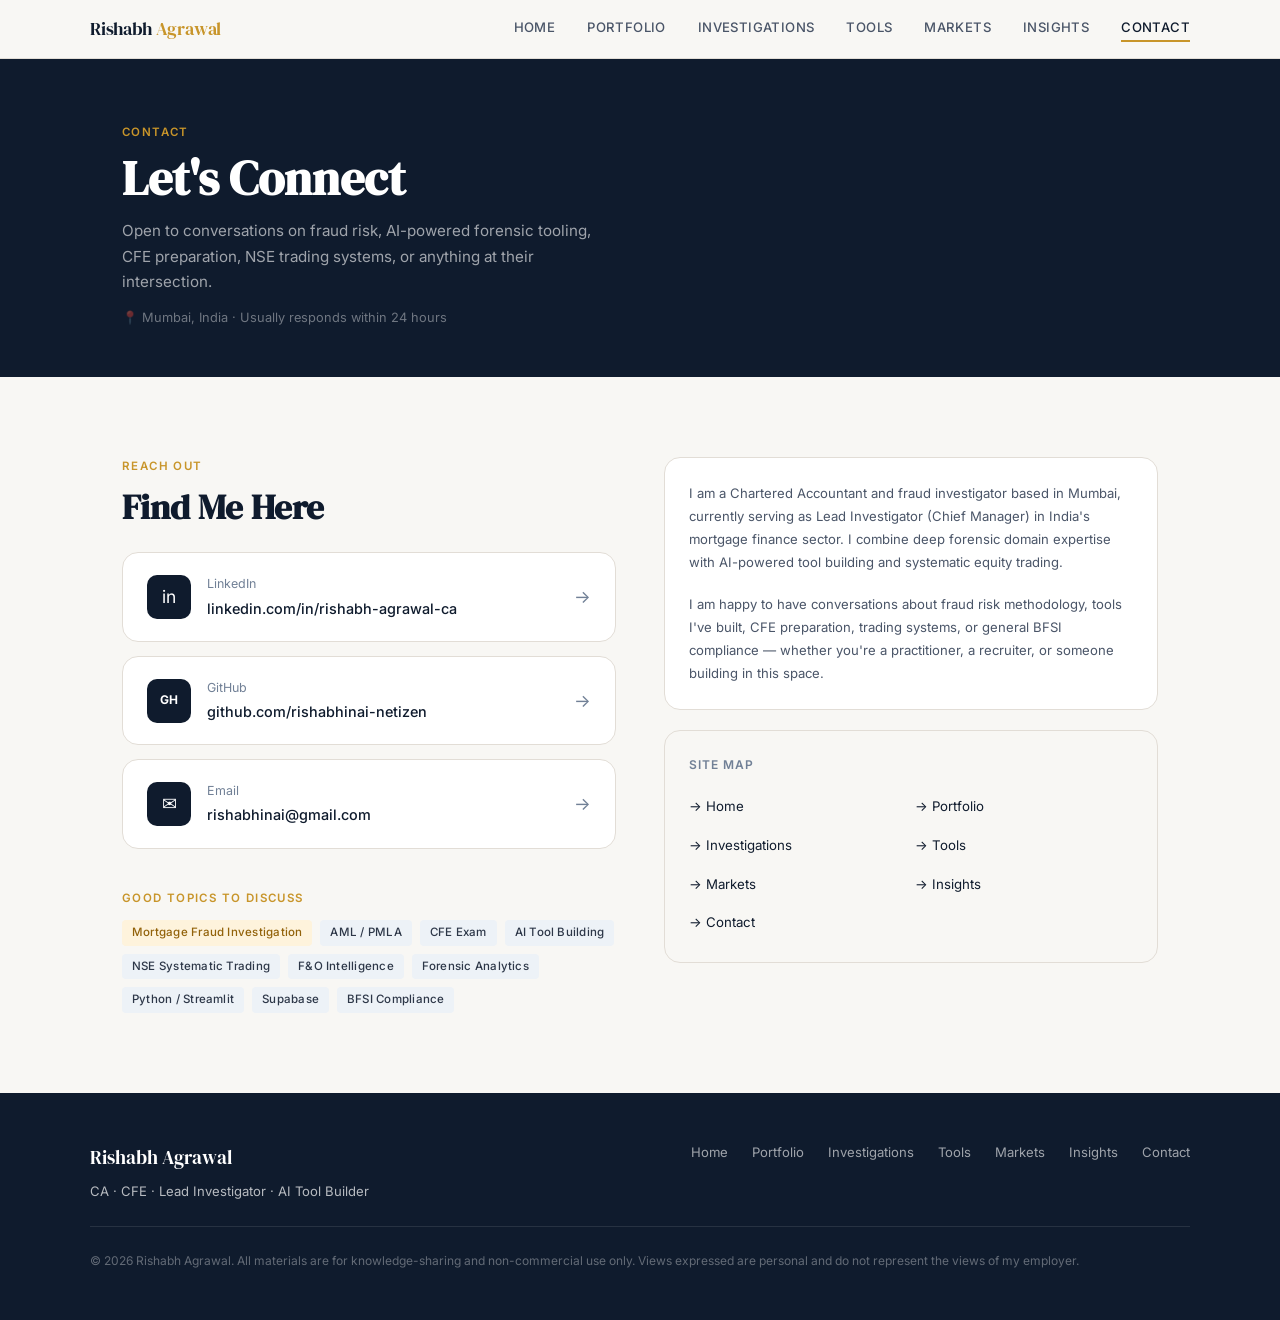
<file: contact.html>
<!DOCTYPE html>
<html lang="en">
<head>
  <meta charset="UTF-8" />
  <meta name="viewport" content="width=device-width, initial-scale=1.0" />
  <title>Contact — Rishabh Agrawal</title>
  <meta name="description" content="Get in touch with Rishabh Agrawal — fraud investigation, AI tool building, systematic trading, and CFE discussions." />
  <link rel="stylesheet" href="style.css" />
  <style>
    .contact-grid { display: grid; grid-template-columns: 1fr 1fr; gap: 3rem; align-items: start; }
    .contact-link-card {
      display: flex;
      align-items: center;
      gap: 1rem;
      background: var(--white);
      border: 1px solid var(--line);
      border-radius: var(--r-lg);
      padding: 1.25rem 1.5rem;
      transition: all 0.2s;
      text-decoration: none;
    }
    .contact-link-card:hover {
      border-color: var(--navy);
      box-shadow: 0 4px 16px rgba(15,27,45,0.08);
    }
    .cl-icon {
      width: 44px; height: 44px;
      border-radius: var(--r-md);
      background: var(--navy);
      color: var(--white);
      display: flex; align-items: center; justify-content: center;
      font-size: 1.1rem;
      flex-shrink: 0;
    }
    .cl-label { font-size: 0.78rem; color: var(--slate2); margin-bottom: 2px; }
    .cl-value { font-size: 0.9rem; font-weight: 500; color: var(--navy); }
    .cl-arrow { margin-left: auto; color: var(--slate2); font-size: 1.1rem; }

    @media (max-width: 768px) {
      .contact-grid { grid-template-columns: 1fr; gap: 2rem; }
    }
  </style>
</head>
<body>

<nav>
  <div class="nav-inner">
    <a class="nav-brand" href="index.html">Rishabh <span>Agrawal</span></a>
    <div class="nav-links" id="navLinks">
      <a href="index.html">Home</a>
      <a href="portfolio.html">Portfolio</a>
      <a href="investigation.html">Investigations</a>
      <a href="tools.html">Tools</a>
      <a href="markets.html">Markets</a>
      <a href="blogs.html">Insights</a>
      <a href="contact.html" class="active">Contact</a>
    </div>
    <button class="hamburger" id="menuBtn" aria-label="Toggle menu">
      <span></span><span></span><span></span>
    </button>
  </div>
</nav>

<!-- PAGE HEADER -->
<div style="background:var(--navy); padding:4rem 2rem 3rem;">
  <div class="page-wrapper">
    <p style="font-size:0.72rem; font-weight:600; letter-spacing:0.12em; text-transform:uppercase; color:var(--gold); margin-bottom:0.6rem;">Contact</p>
    <h1 style="font-family:var(--display); font-size:clamp(2rem,4vw,3rem); color:var(--white); margin-bottom:0.8rem; line-height:1.1;">Let's Connect</h1>
    <p style="color:rgba(255,255,255,0.6); font-size:0.95rem; max-width:480px; line-height:1.7;">
      Open to conversations on fraud risk, AI-powered forensic tooling, CFE preparation, NSE trading systems, or anything at their intersection.
    </p>
    <p style="color:rgba(255,255,255,0.4); font-size:0.8rem; margin-top:0.75rem;">📍 Mumbai, India · Usually responds within 24 hours</p>
  </div>
</div>

<section>
  <div class="page-wrapper">
    <div class="contact-grid">

      <!-- LEFT: CONNECT LINKS -->
      <div>
        <p class="section-eyebrow">Reach Out</p>
        <h2 class="section-title" style="margin-bottom:1.5rem;">Find Me Here</h2>

        <div style="display:flex; flex-direction:column; gap:0.85rem;">
          <a href="https://www.linkedin.com/in/rishabh-agrawal-ca/" target="_blank" rel="noopener" class="contact-link-card">
            <div class="cl-icon">in</div>
            <div>
              <div class="cl-label">LinkedIn</div>
              <div class="cl-value">linkedin.com/in/rishabh-agrawal-ca</div>
            </div>
            <div class="cl-arrow">→</div>
          </a>

          <a href="https://github.com/rishabhinai-netizen" target="_blank" rel="noopener" class="contact-link-card">
            <div class="cl-icon" style="font-size:0.75rem; font-weight:700;">GH</div>
            <div>
              <div class="cl-label">GitHub</div>
              <div class="cl-value">github.com/rishabhinai-netizen</div>
            </div>
            <div class="cl-arrow">→</div>
          </a>

          <a href="https://mail.google.com/mail/?view=cm&fs=1&to=rishabhinai@gmail.com" target="_blank" rel="noopener" class="contact-link-card">
            <div class="cl-icon">✉</div>
            <div>
              <div class="cl-label">Email</div>
              <div class="cl-value">rishabhinai@gmail.com</div>
            </div>
            <div class="cl-arrow">→</div>
          </a>
        </div>

        <div style="margin-top:2.5rem;">
          <p class="section-eyebrow">Good Topics to Discuss</p>
          <div class="tag-wrap" style="margin-top:0.75rem; gap:8px;">
            <span class="tag tag-gold">Mortgage Fraud Investigation</span>
            <span class="tag">AML / PMLA</span>
            <span class="tag">CFE Exam</span>
            <span class="tag">AI Tool Building</span>
            <span class="tag">NSE Systematic Trading</span>
            <span class="tag">F&O Intelligence</span>
            <span class="tag">Forensic Analytics</span>
            <span class="tag">Python / Streamlit</span>
            <span class="tag">Supabase</span>
            <span class="tag">BFSI Compliance</span>
          </div>
        </div>
      </div>

      <!-- RIGHT: ABOUT + SITEMAP -->
      <div>
        <div class="card" style="margin-bottom:1.25rem;">
          <p style="font-size:0.82rem; color:var(--slate); line-height:1.75; margin-bottom:1.2rem;">
            I am a Chartered Accountant and fraud investigator based in Mumbai, currently serving as Lead Investigator (Chief Manager) in India's mortgage finance sector. I combine deep forensic domain expertise with AI-powered tool building and systematic equity trading.
          </p>
          <p style="font-size:0.82rem; color:var(--slate); line-height:1.75;">
            I am happy to have conversations about fraud risk methodology, tools I've built, CFE preparation, trading systems, or general BFSI compliance — whether you're a practitioner, a recruiter, or someone building in this space.
          </p>
        </div>

        <div style="background:var(--canvas); border:1px solid var(--line); border-radius:var(--r-lg); padding:1.5rem;">
          <p style="font-size:0.75rem; font-weight:600; text-transform:uppercase; letter-spacing:0.08em; color:var(--slate2); margin-bottom:1rem;">Site Map</p>
          <div style="display:grid; grid-template-columns:1fr 1fr; gap:0.5rem;">
            <a href="index.html" style="font-size:0.83rem; color:var(--navy); display:flex; gap:6px; align-items:center; padding:4px 0;">→ Home</a>
            <a href="portfolio.html" style="font-size:0.83rem; color:var(--navy); display:flex; gap:6px; align-items:center; padding:4px 0;">→ Portfolio</a>
            <a href="investigation.html" style="font-size:0.83rem; color:var(--navy); display:flex; gap:6px; align-items:center; padding:4px 0;">→ Investigations</a>
            <a href="tools.html" style="font-size:0.83rem; color:var(--navy); display:flex; gap:6px; align-items:center; padding:4px 0;">→ Tools</a>
            <a href="markets.html" style="font-size:0.83rem; color:var(--navy); display:flex; gap:6px; align-items:center; padding:4px 0;">→ Markets</a>
            <a href="blogs.html" style="font-size:0.83rem; color:var(--navy); display:flex; gap:6px; align-items:center; padding:4px 0;">→ Insights</a>
            <a href="contact.html" style="font-size:0.83rem; color:var(--navy); display:flex; gap:6px; align-items:center; padding:4px 0;">→ Contact</a>
          </div>
        </div>
      </div>

    </div>
  </div>
</section>

<footer>
  <div class="footer-inner">
    <div>
      <div class="footer-brand">Rishabh Agrawal</div>
      <div class="footer-tagline">CA · CFE · Lead Investigator · AI Tool Builder</div>
    </div>
    <div class="footer-links">
      <a href="index.html">Home</a>
      <a href="portfolio.html">Portfolio</a>
      <a href="investigation.html">Investigations</a>
      <a href="tools.html">Tools</a>
      <a href="markets.html">Markets</a>
      <a href="blogs.html">Insights</a>
      <a href="contact.html">Contact</a>
    </div>
  </div>
  <div class="footer-inner" style="padding-top:0;">
    <div class="footer-copy">
      © 2026 Rishabh Agrawal. All materials are for knowledge-sharing and non-commercial use only. Views expressed are personal and do not represent the views of my employer.
    </div>
  </div>
</footer>

<script>
  document.getElementById('menuBtn').addEventListener('click', () => {
    document.getElementById('navLinks').classList.toggle('open');
  });
</script>
</body>
</html>
</file>
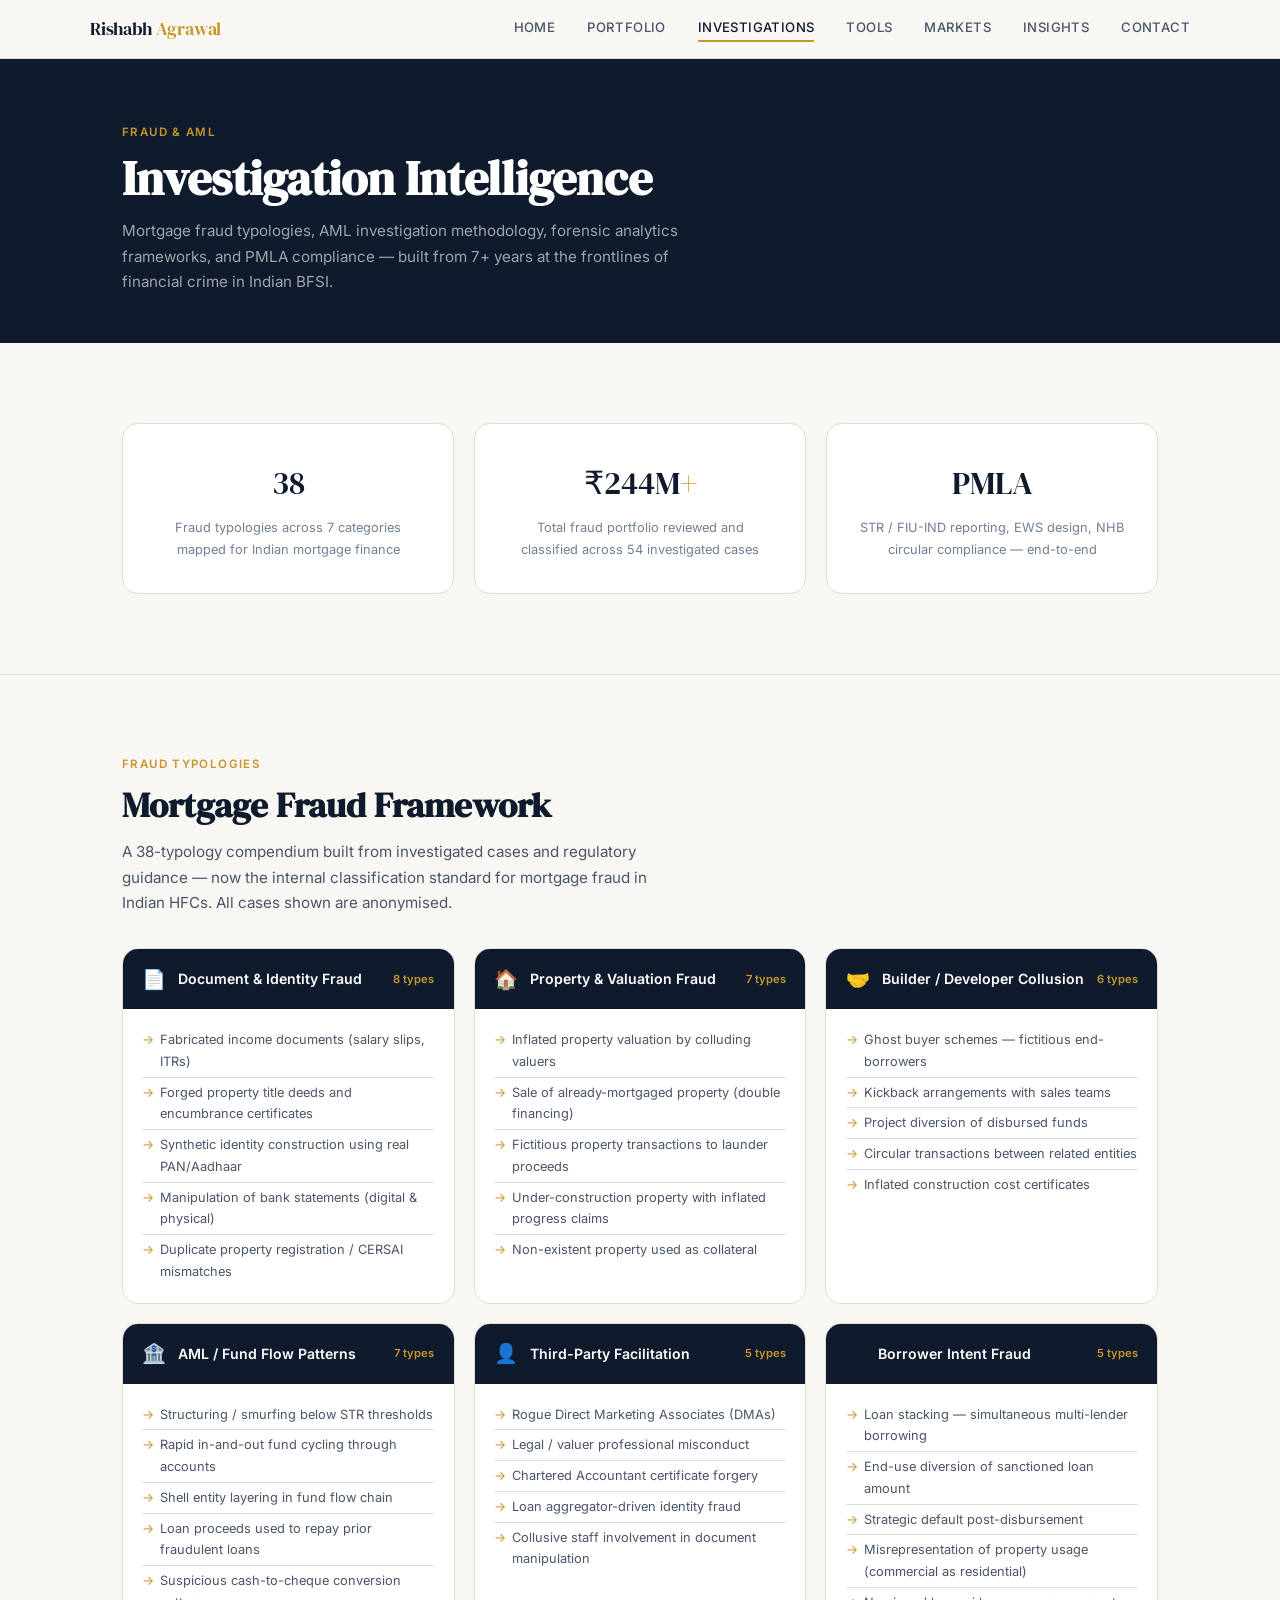
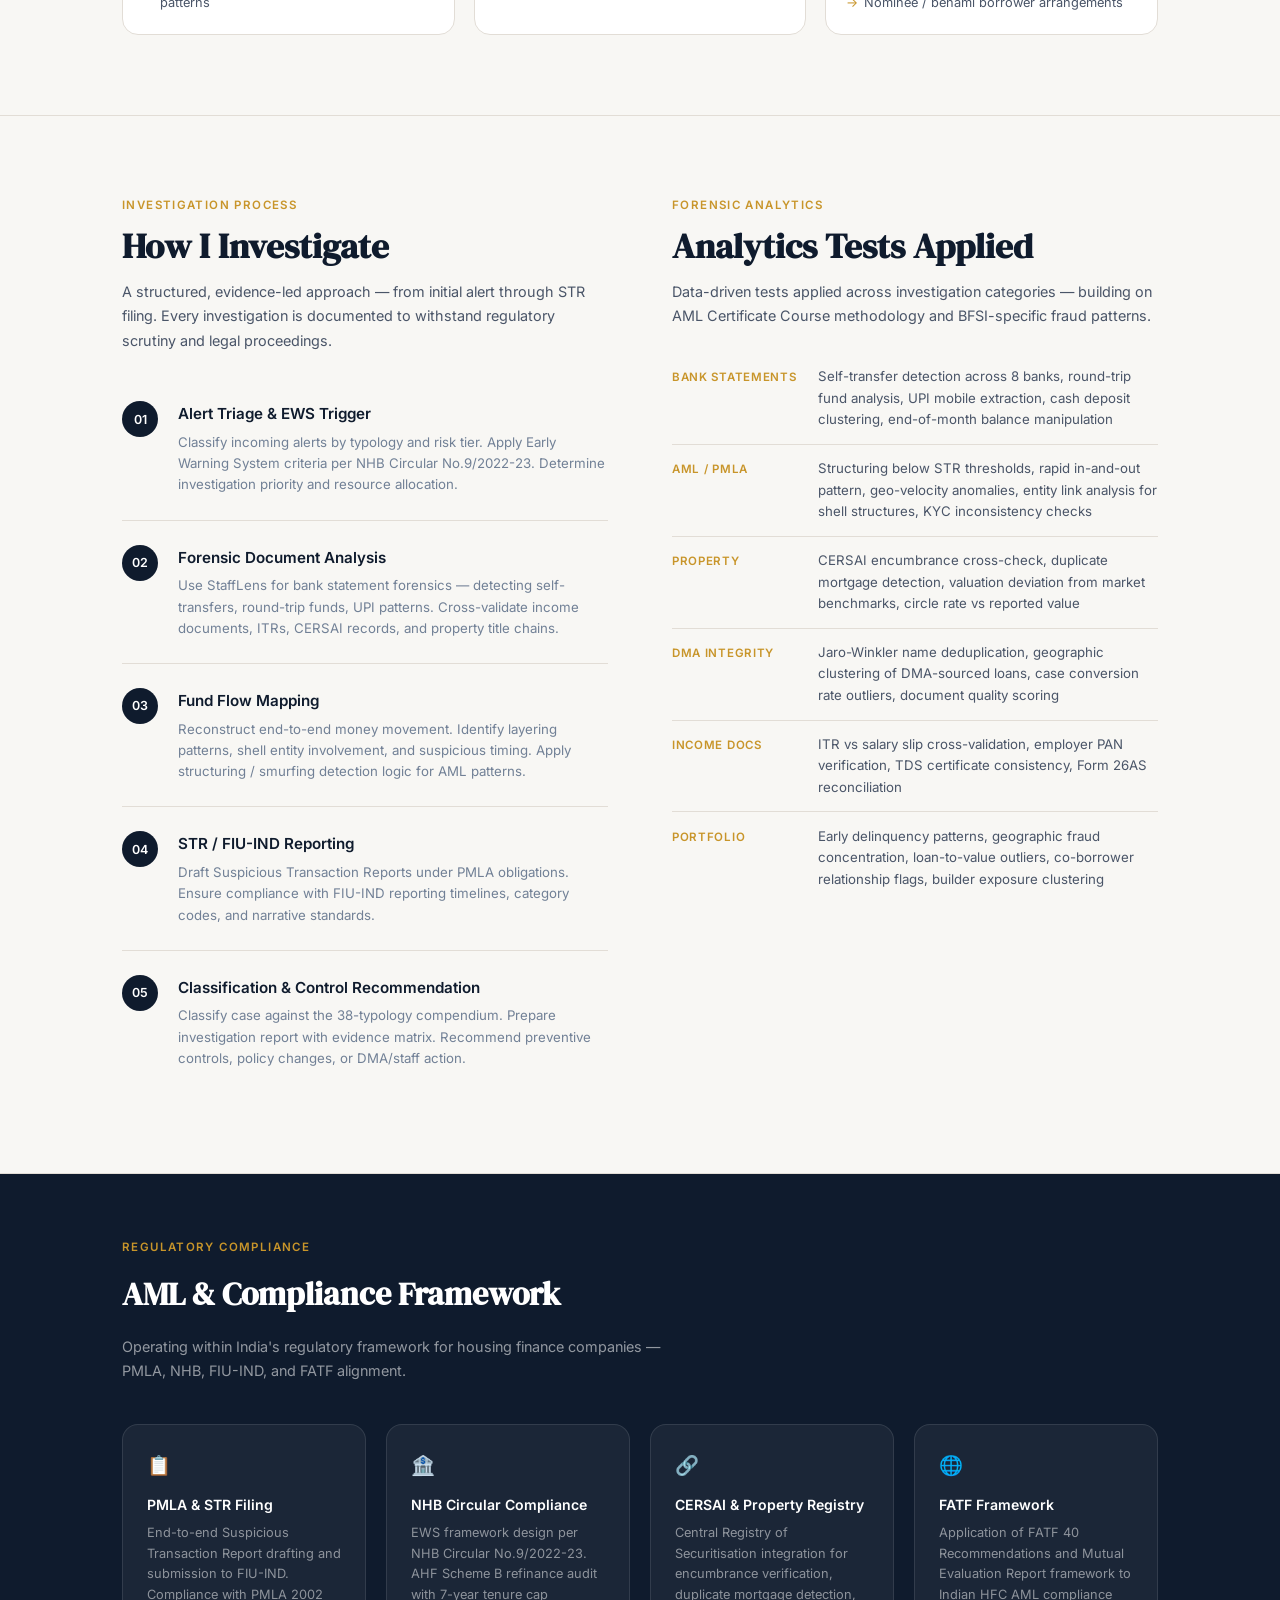
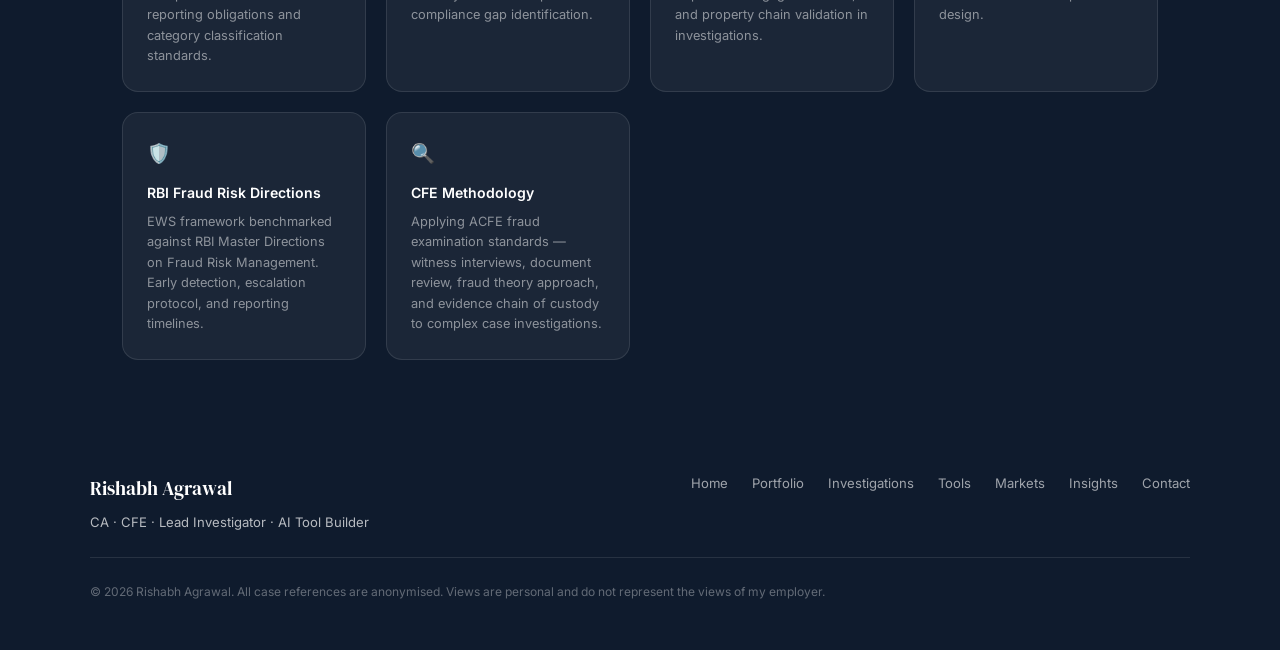
<file: investigation.html>
<!DOCTYPE html>
<html lang="en">
<head>
  <meta charset="UTF-8" />
  <meta name="viewport" content="width=device-width, initial-scale=1.0" />
  <title>Fraud Investigation & AML — Rishabh Agrawal</title>
  <meta name="description" content="Mortgage fraud typologies, AML investigation methodology, PMLA compliance frameworks, and forensic analytics — by Rishabh Agrawal, CA, CFE." />
  <link rel="stylesheet" href="style.css" />
  <style>
    .typology-grid { display: grid; grid-template-columns: repeat(auto-fit, minmax(280px, 1fr)); gap: 1.2rem; }
    .typo-card {
      background: var(--white);
      border: 1px solid var(--line);
      border-radius: var(--r-lg);
      overflow: hidden;
    }
    .typo-header {
      background: var(--navy);
      padding: 0.85rem 1.2rem;
      display: flex;
      align-items: center;
      gap: 0.75rem;
    }
    .typo-icon { font-size: 1.2rem; }
    .typo-title { font-size: 0.88rem; font-weight: 600; color: var(--white); }
    .typo-count { margin-left:auto; font-size: 0.7rem; color: var(--gold); font-weight: 600; }
    .typo-body { padding: 1rem 1.2rem; }
    .typo-body li {
      font-size: 0.8rem;
      color: var(--slate);
      padding: 4px 0;
      border-bottom: 1px solid var(--line);
      display: flex;
      gap: 6px;
    }
    .typo-body li:last-child { border-bottom: none; }
    .typo-body li::before { content: "→"; color: var(--gold); flex-shrink: 0; }

    .framework-step {
      display: flex;
      gap: 1.25rem;
      padding: 1.5rem 0;
      border-bottom: 1px solid var(--line);
    }
    .framework-step:last-child { border-bottom: none; }
    .step-num {
      width: 36px; height: 36px;
      border-radius: 50%;
      background: var(--navy);
      color: var(--white);
      display: flex;
      align-items: center;
      justify-content: center;
      font-size: 0.78rem;
      font-weight: 600;
      flex-shrink: 0;
    }
    .step-title { font-size: 0.95rem; font-weight: 600; color: var(--navy); margin-bottom: 0.3rem; }
    .step-desc { font-size: 0.83rem; color: var(--slate2); line-height: 1.6; }

    .analytics-row {
      display: flex;
      gap: 1rem;
      padding: 0.85rem 0;
      border-bottom: 1px solid var(--line);
      align-items: flex-start;
    }
    .analytics-row:last-child { border-bottom: none; }
    .a-cat {
      min-width: 130px;
      font-size: 0.72rem;
      font-weight: 600;
      text-transform: uppercase;
      letter-spacing: 0.06em;
      color: var(--gold);
      padding-top: 2px;
    }
    .a-test { font-size: 0.83rem; color: var(--slate); line-height: 1.6; }
  </style>
</head>
<body>

<nav>
  <div class="nav-inner">
    <a class="nav-brand" href="index.html">Rishabh <span>Agrawal</span></a>
    <div class="nav-links" id="navLinks">
      <a href="index.html">Home</a>
      <a href="portfolio.html">Portfolio</a>
      <a href="investigation.html" class="active">Investigations</a>
      <a href="tools.html">Tools</a>
      <a href="markets.html">Markets</a>
      <a href="blogs.html">Insights</a>
      <a href="contact.html">Contact</a>
    </div>
    <button class="hamburger" id="menuBtn" aria-label="Toggle menu">
      <span></span><span></span><span></span>
    </button>
  </div>
</nav>

<!-- PAGE HEADER -->
<div style="background:var(--navy); padding:4rem 2rem 3rem;">
  <div class="page-wrapper">
    <p style="font-size:0.72rem; font-weight:600; letter-spacing:0.12em; text-transform:uppercase; color:var(--gold); margin-bottom:0.6rem;">Fraud & AML</p>
    <h1 style="font-family:var(--display); font-size:clamp(2rem,4vw,3rem); color:var(--white); margin-bottom:0.8rem; line-height:1.1;">Investigation Intelligence</h1>
    <p style="color:rgba(255,255,255,0.6); font-size:0.95rem; max-width:560px; line-height:1.7;">
      Mortgage fraud typologies, AML investigation methodology, forensic analytics frameworks, and PMLA compliance — built from 7+ years at the frontlines of financial crime in Indian BFSI.
    </p>
  </div>
</div>

<!-- WHY IT MATTERS -->
<section>
  <div class="page-wrapper">
    <div class="grid-3" style="margin-bottom:0;">
      <div class="card" style="text-align:center; padding:2rem;">
        <div style="font-family:var(--display); font-size:2rem; color:var(--navy); margin-bottom:0.4rem;">38</div>
        <div style="font-size:0.8rem; color:var(--slate2);">Fraud typologies across 7 categories mapped for Indian mortgage finance</div>
      </div>
      <div class="card" style="text-align:center; padding:2rem;">
        <div style="font-family:var(--display); font-size:2rem; color:var(--navy); margin-bottom:0.4rem;">₹244M<span style="color:var(--gold);">+</span></div>
        <div style="font-size:0.8rem; color:var(--slate2);">Total fraud portfolio reviewed and classified across 54 investigated cases</div>
      </div>
      <div class="card" style="text-align:center; padding:2rem;">
        <div style="font-family:var(--display); font-size:2rem; color:var(--navy); margin-bottom:0.4rem;">PMLA</div>
        <div style="font-size:0.8rem; color:var(--slate2);">STR / FIU-IND reporting, EWS design, NHB circular compliance — end-to-end</div>
      </div>
    </div>
  </div>
</section>

<hr class="divider" />

<!-- TYPOLOGY FRAMEWORK -->
<section>
  <div class="page-wrapper">
    <p class="section-eyebrow">Fraud Typologies</p>
    <h2 class="section-title">Mortgage Fraud Framework</h2>
    <p class="section-sub" style="margin-bottom:2rem;">
      A 38-typology compendium built from investigated cases and regulatory guidance — now the internal classification standard for mortgage fraud in Indian HFCs. All cases shown are anonymised.
    </p>
    <div class="typology-grid">
      <div class="typo-card">
        <div class="typo-header">
          <span class="typo-icon">📄</span>
          <span class="typo-title">Document & Identity Fraud</span>
          <span class="typo-count">8 types</span>
        </div>
        <ul class="typo-body">
          <li>Fabricated income documents (salary slips, ITRs)</li>
          <li>Forged property title deeds and encumbrance certificates</li>
          <li>Synthetic identity construction using real PAN/Aadhaar</li>
          <li>Manipulation of bank statements (digital & physical)</li>
          <li>Duplicate property registration / CERSAI mismatches</li>
        </ul>
      </div>
      <div class="typo-card">
        <div class="typo-header">
          <span class="typo-icon">🏠</span>
          <span class="typo-title">Property & Valuation Fraud</span>
          <span class="typo-count">7 types</span>
        </div>
        <ul class="typo-body">
          <li>Inflated property valuation by colluding valuers</li>
          <li>Sale of already-mortgaged property (double financing)</li>
          <li>Fictitious property transactions to launder proceeds</li>
          <li>Under-construction property with inflated progress claims</li>
          <li>Non-existent property used as collateral</li>
        </ul>
      </div>
      <div class="typo-card">
        <div class="typo-header">
          <span class="typo-icon">🤝</span>
          <span class="typo-title">Builder / Developer Collusion</span>
          <span class="typo-count">6 types</span>
        </div>
        <ul class="typo-body">
          <li>Ghost buyer schemes — fictitious end-borrowers</li>
          <li>Kickback arrangements with sales teams</li>
          <li>Project diversion of disbursed funds</li>
          <li>Circular transactions between related entities</li>
          <li>Inflated construction cost certificates</li>
        </ul>
      </div>
      <div class="typo-card">
        <div class="typo-header">
          <span class="typo-icon">🏦</span>
          <span class="typo-title">AML / Fund Flow Patterns</span>
          <span class="typo-count">7 types</span>
        </div>
        <ul class="typo-body">
          <li>Structuring / smurfing below STR thresholds</li>
          <li>Rapid in-and-out fund cycling through accounts</li>
          <li>Shell entity layering in fund flow chain</li>
          <li>Loan proceeds used to repay prior fraudulent loans</li>
          <li>Suspicious cash-to-cheque conversion patterns</li>
        </ul>
      </div>
      <div class="typo-card">
        <div class="typo-header">
          <span class="typo-icon">👤</span>
          <span class="typo-title">Third-Party Facilitation</span>
          <span class="typo-count">5 types</span>
        </div>
        <ul class="typo-body">
          <li>Rogue Direct Marketing Associates (DMAs)</li>
          <li>Legal / valuer professional misconduct</li>
          <li>Chartered Accountant certificate forgery</li>
          <li>Loan aggregator-driven identity fraud</li>
          <li>Collusive staff involvement in document manipulation</li>
        </ul>
      </div>
      <div class="typo-card">
        <div class="typo-header">
          <span class="typo-icon">⚠️</span>
          <span class="typo-title">Borrower Intent Fraud</span>
          <span class="typo-count">5 types</span>
        </div>
        <ul class="typo-body">
          <li>Loan stacking — simultaneous multi-lender borrowing</li>
          <li>End-use diversion of sanctioned loan amount</li>
          <li>Strategic default post-disbursement</li>
          <li>Misrepresentation of property usage (commercial as residential)</li>
          <li>Nominee / benami borrower arrangements</li>
        </ul>
      </div>
    </div>
  </div>
</section>

<hr class="divider" />

<!-- INVESTIGATION METHODOLOGY -->
<section>
  <div class="page-wrapper">
    <div style="display:grid; grid-template-columns:1fr 1fr; gap:4rem; align-items:start;">
      <div>
        <p class="section-eyebrow">Investigation Process</p>
        <h2 class="section-title">How I Investigate</h2>
        <p style="color:var(--slate); font-size:0.9rem; margin-bottom:1.5rem; line-height:1.7;">
          A structured, evidence-led approach — from initial alert through STR filing. Every investigation is documented to withstand regulatory scrutiny and legal proceedings.
        </p>
        <div>
          <div class="framework-step">
            <div class="step-num">01</div>
            <div>
              <div class="step-title">Alert Triage & EWS Trigger</div>
              <div class="step-desc">Classify incoming alerts by typology and risk tier. Apply Early Warning System criteria per NHB Circular No.9/2022-23. Determine investigation priority and resource allocation.</div>
            </div>
          </div>
          <div class="framework-step">
            <div class="step-num">02</div>
            <div>
              <div class="step-title">Forensic Document Analysis</div>
              <div class="step-desc">Use StaffLens for bank statement forensics — detecting self-transfers, round-trip funds, UPI patterns. Cross-validate income documents, ITRs, CERSAI records, and property title chains.</div>
            </div>
          </div>
          <div class="framework-step">
            <div class="step-num">03</div>
            <div>
              <div class="step-title">Fund Flow Mapping</div>
              <div class="step-desc">Reconstruct end-to-end money movement. Identify layering patterns, shell entity involvement, and suspicious timing. Apply structuring / smurfing detection logic for AML patterns.</div>
            </div>
          </div>
          <div class="framework-step">
            <div class="step-num">04</div>
            <div>
              <div class="step-title">STR / FIU-IND Reporting</div>
              <div class="step-desc">Draft Suspicious Transaction Reports under PMLA obligations. Ensure compliance with FIU-IND reporting timelines, category codes, and narrative standards.</div>
            </div>
          </div>
          <div class="framework-step">
            <div class="step-num">05</div>
            <div>
              <div class="step-title">Classification & Control Recommendation</div>
              <div class="step-desc">Classify case against the 38-typology compendium. Prepare investigation report with evidence matrix. Recommend preventive controls, policy changes, or DMA/staff action.</div>
            </div>
          </div>
        </div>
      </div>

      <div>
        <p class="section-eyebrow">Forensic Analytics</p>
        <h2 class="section-title">Analytics Tests Applied</h2>
        <p style="color:var(--slate); font-size:0.9rem; margin-bottom:1.5rem; line-height:1.7;">
          Data-driven tests applied across investigation categories — building on AML Certificate Course methodology and BFSI-specific fraud patterns.
        </p>

        <div class="analytics-row">
          <div class="a-cat">Bank Statements</div>
          <div class="a-test">Self-transfer detection across 8 banks, round-trip fund analysis, UPI mobile extraction, cash deposit clustering, end-of-month balance manipulation</div>
        </div>
        <div class="analytics-row">
          <div class="a-cat">AML / PMLA</div>
          <div class="a-test">Structuring below STR thresholds, rapid in-and-out pattern, geo-velocity anomalies, entity link analysis for shell structures, KYC inconsistency checks</div>
        </div>
        <div class="analytics-row">
          <div class="a-cat">Property</div>
          <div class="a-test">CERSAI encumbrance cross-check, duplicate mortgage detection, valuation deviation from market benchmarks, circle rate vs reported value</div>
        </div>
        <div class="analytics-row">
          <div class="a-cat">DMA Integrity</div>
          <div class="a-test">Jaro-Winkler name deduplication, geographic clustering of DMA-sourced loans, case conversion rate outliers, document quality scoring</div>
        </div>
        <div class="analytics-row">
          <div class="a-cat">Income Docs</div>
          <div class="a-test">ITR vs salary slip cross-validation, employer PAN verification, TDS certificate consistency, Form 26AS reconciliation</div>
        </div>
        <div class="analytics-row">
          <div class="a-cat">Portfolio</div>
          <div class="a-test">Early delinquency patterns, geographic fraud concentration, loan-to-value outliers, co-borrower relationship flags, builder exposure clustering</div>
        </div>
      </div>
    </div>
  </div>
</section>

<hr class="divider" />

<!-- AML FRAMEWORK -->
<section style="background:var(--navy); padding:4rem 0;">
  <div class="page-wrapper">
    <p style="font-size:0.72rem; font-weight:600; letter-spacing:0.12em; text-transform:uppercase; color:var(--gold); margin-bottom:0.6rem;">Regulatory Compliance</p>
    <h2 style="font-family:var(--display); font-size:clamp(1.5rem,3vw,2rem); color:var(--white); margin-bottom:0.8rem;">AML & Compliance Framework</h2>
    <p style="color:rgba(255,255,255,0.55); font-size:0.9rem; max-width:540px; margin-bottom:2.5rem; line-height:1.7;">Operating within India's regulatory framework for housing finance companies — PMLA, NHB, FIU-IND, and FATF alignment.</p>
    <div class="grid-3">
      <div style="background:rgba(255,255,255,0.05); border:1px solid rgba(255,255,255,0.1); border-radius:var(--r-lg); padding:1.5rem;">
        <div style="font-size:1.2rem; margin-bottom:0.75rem;">📋</div>
        <div style="font-size:0.88rem; font-weight:600; color:var(--white); margin-bottom:0.4rem;">PMLA & STR Filing</div>
        <div style="font-size:0.8rem; color:rgba(255,255,255,0.5); line-height:1.6;">End-to-end Suspicious Transaction Report drafting and submission to FIU-IND. Compliance with PMLA 2002 reporting obligations and category classification standards.</div>
      </div>
      <div style="background:rgba(255,255,255,0.05); border:1px solid rgba(255,255,255,0.1); border-radius:var(--r-lg); padding:1.5rem;">
        <div style="font-size:1.2rem; margin-bottom:0.75rem;">🏦</div>
        <div style="font-size:0.88rem; font-weight:600; color:var(--white); margin-bottom:0.4rem;">NHB Circular Compliance</div>
        <div style="font-size:0.8rem; color:rgba(255,255,255,0.5); line-height:1.6;">EWS framework design per NHB Circular No.9/2022-23. AHF Scheme B refinance audit with 7-year tenure cap compliance gap identification.</div>
      </div>
      <div style="background:rgba(255,255,255,0.05); border:1px solid rgba(255,255,255,0.1); border-radius:var(--r-lg); padding:1.5rem;">
        <div style="font-size:1.2rem; margin-bottom:0.75rem;">🔗</div>
        <div style="font-size:0.88rem; font-weight:600; color:var(--white); margin-bottom:0.4rem;">CERSAI & Property Registry</div>
        <div style="font-size:0.8rem; color:rgba(255,255,255,0.5); line-height:1.6;">Central Registry of Securitisation integration for encumbrance verification, duplicate mortgage detection, and property chain validation in investigations.</div>
      </div>
      <div style="background:rgba(255,255,255,0.05); border:1px solid rgba(255,255,255,0.1); border-radius:var(--r-lg); padding:1.5rem;">
        <div style="font-size:1.2rem; margin-bottom:0.75rem;">🌐</div>
        <div style="font-size:0.88rem; font-weight:600; color:var(--white); margin-bottom:0.4rem;">FATF Framework</div>
        <div style="font-size:0.8rem; color:rgba(255,255,255,0.5); line-height:1.6;">Application of FATF 40 Recommendations and Mutual Evaluation Report framework to Indian HFC AML compliance design.</div>
      </div>
      <div style="background:rgba(255,255,255,0.05); border:1px solid rgba(255,255,255,0.1); border-radius:var(--r-lg); padding:1.5rem;">
        <div style="font-size:1.2rem; margin-bottom:0.75rem;">🛡️</div>
        <div style="font-size:0.88rem; font-weight:600; color:var(--white); margin-bottom:0.4rem;">RBI Fraud Risk Directions</div>
        <div style="font-size:0.8rem; color:rgba(255,255,255,0.5); line-height:1.6;">EWS framework benchmarked against RBI Master Directions on Fraud Risk Management. Early detection, escalation protocol, and reporting timelines.</div>
      </div>
      <div style="background:rgba(255,255,255,0.05); border:1px solid rgba(255,255,255,0.1); border-radius:var(--r-lg); padding:1.5rem;">
        <div style="font-size:1.2rem; margin-bottom:0.75rem;">🔍</div>
        <div style="font-size:0.88rem; font-weight:600; color:var(--white); margin-bottom:0.4rem;">CFE Methodology</div>
        <div style="font-size:0.8rem; color:rgba(255,255,255,0.5); line-height:1.6;">Applying ACFE fraud examination standards — witness interviews, document review, fraud theory approach, and evidence chain of custody to complex case investigations.</div>
      </div>
    </div>
  </div>
</section>

<footer>
  <div class="footer-inner">
    <div>
      <div class="footer-brand">Rishabh Agrawal</div>
      <div class="footer-tagline">CA · CFE · Lead Investigator · AI Tool Builder</div>
    </div>
    <div class="footer-links">
      <a href="index.html">Home</a>
      <a href="portfolio.html">Portfolio</a>
      <a href="investigation.html">Investigations</a>
      <a href="tools.html">Tools</a>
      <a href="markets.html">Markets</a>
      <a href="blogs.html">Insights</a>
      <a href="contact.html">Contact</a>
    </div>
  </div>
  <div class="footer-inner" style="padding-top:0;">
    <div class="footer-copy">
      © 2026 Rishabh Agrawal. All case references are anonymised. Views are personal and do not represent the views of my employer.
    </div>
  </div>
</footer>

<script>
  document.getElementById('menuBtn').addEventListener('click', () => {
    document.getElementById('navLinks').classList.toggle('open');
  });
</script>
</body>
</html>
</file>
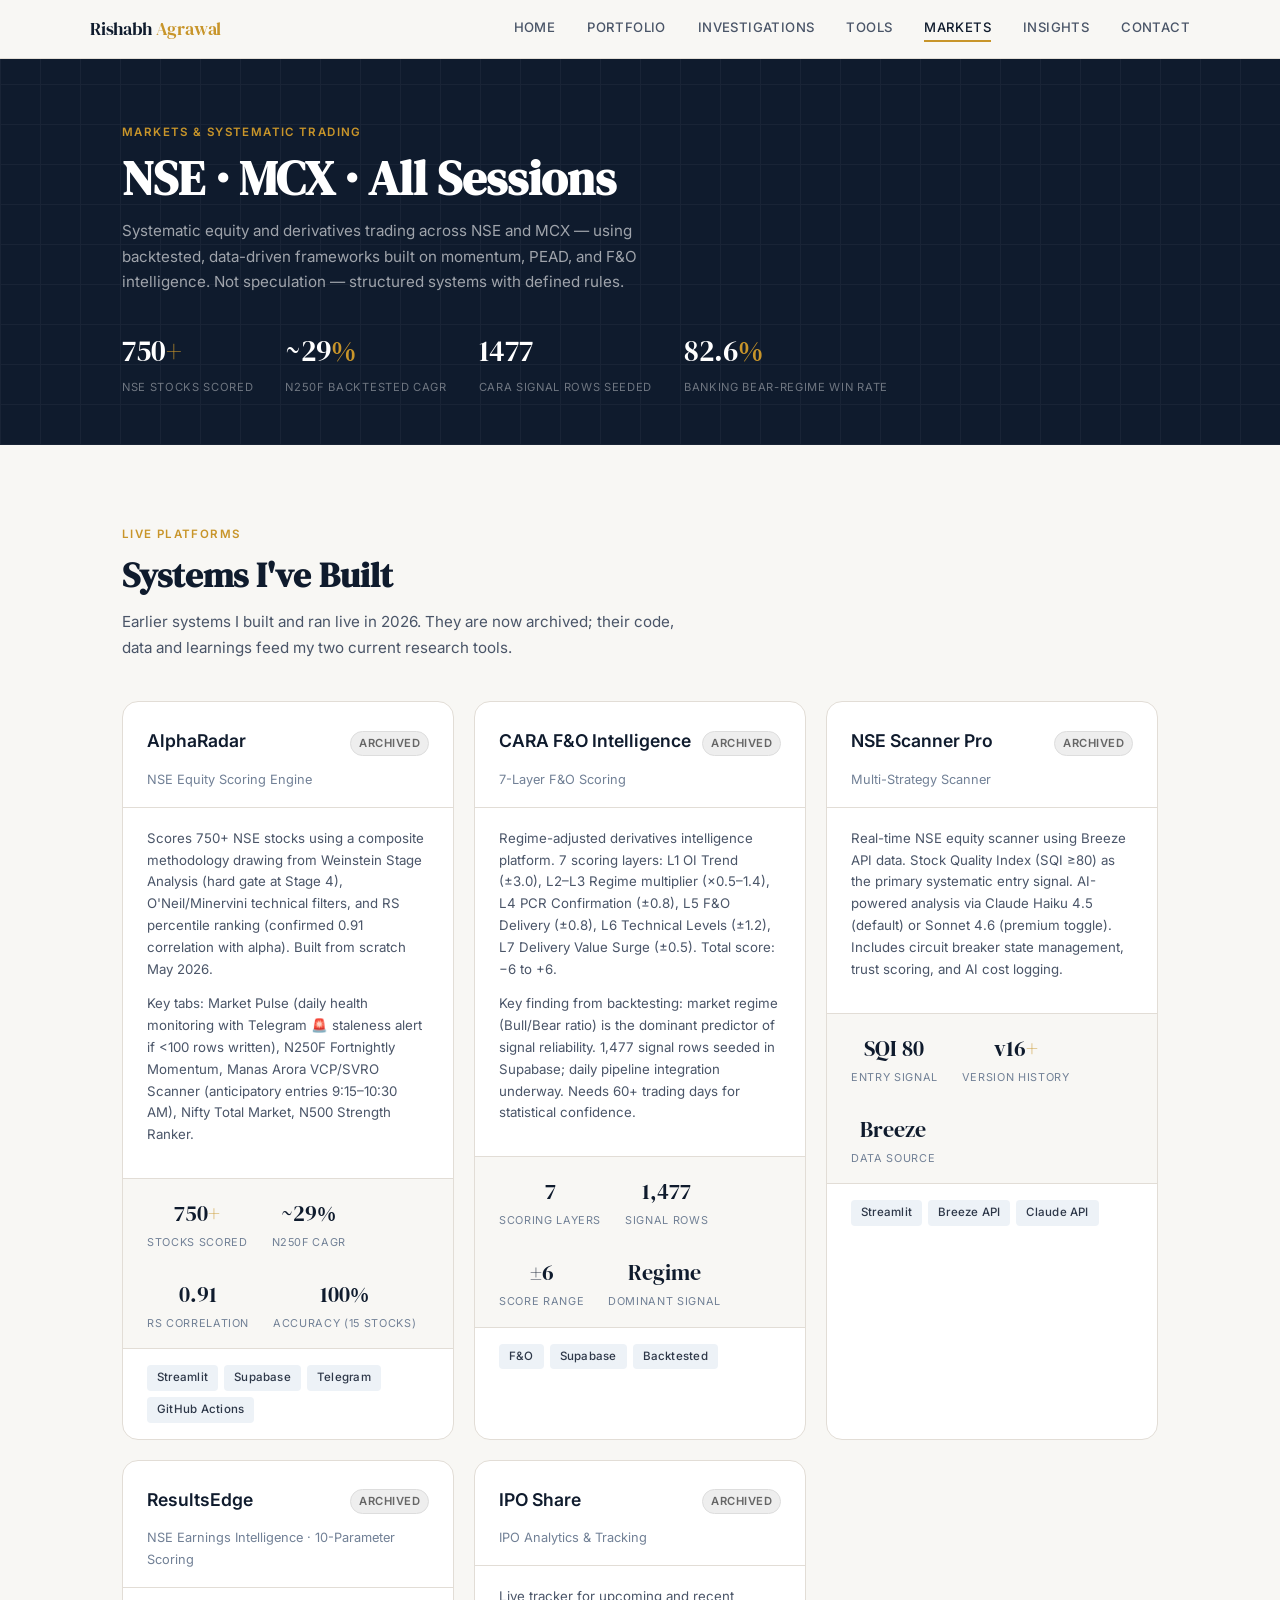
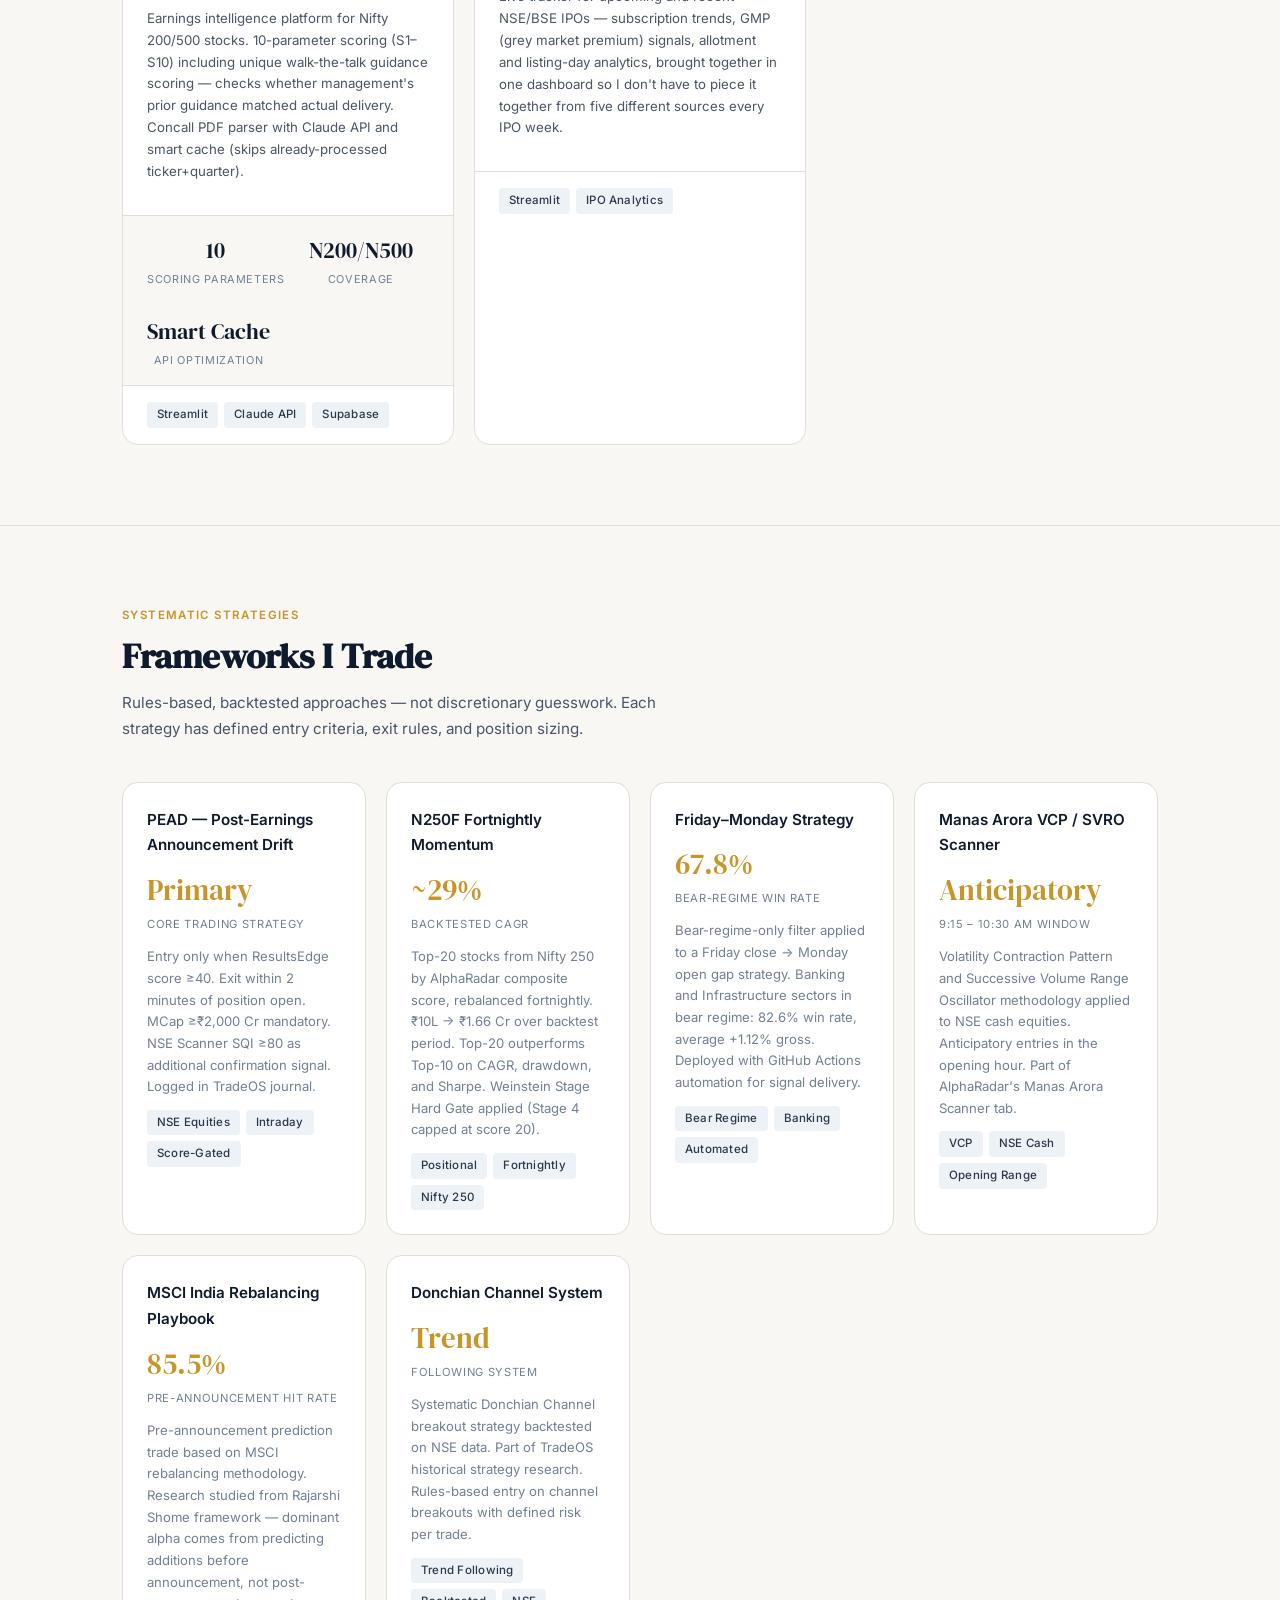
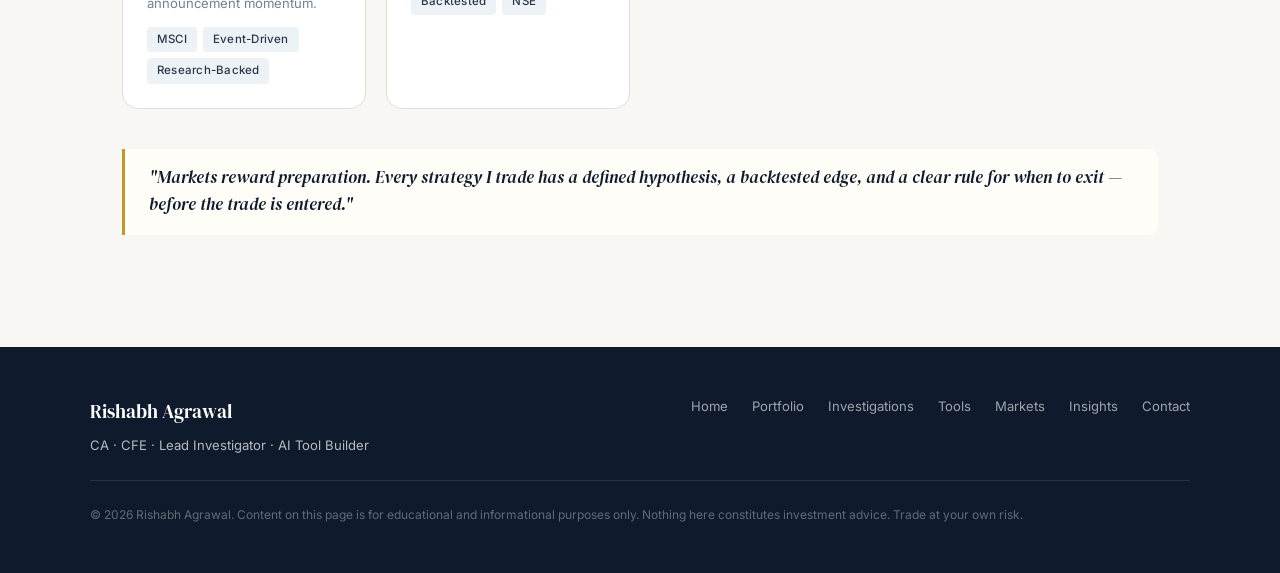
<file: markets.html>
<!DOCTYPE html>
<html lang="en">
<head>
  <meta charset="UTF-8" />
  <meta name="viewport" content="width=device-width, initial-scale=1.0" />
  <title>Markets & Trading — Rishabh Agrawal</title>
  <meta name="description" content="Systematic equity trading, NSE analytics, AlphaRadar scoring engine, CARA F&O Intelligence — Rishabh Agrawal's market research and trading systems." />
  <link rel="stylesheet" href="style.css" />
  <style>
    .platform-card {
      background: var(--white);
      border: 1px solid var(--line);
      border-radius: var(--r-lg);
      overflow: hidden;
    }
    .platform-header {
      padding: 1.5rem 1.5rem 1rem;
      border-bottom: 1px solid var(--line);
    }
    .platform-name { font-size: 1.1rem; font-weight: 600; color: var(--navy); margin-bottom: 0.3rem; }
    .platform-sub { font-size: 0.8rem; color: var(--slate2); }
    .platform-body { padding: 1.25rem 1.5rem; }
    .platform-body p { font-size: 0.83rem; color: var(--slate); line-height: 1.65; margin-bottom: 0.75rem; }
    .metric-row { display: flex; gap: 1.5rem; flex-wrap: wrap; padding: 1rem 1.5rem; background: var(--canvas); border-top: 1px solid var(--line); }
    .metric { text-align: center; }
    .metric-val { font-family: var(--display); font-size: 1.4rem; color: var(--navy); }
    .metric-lbl { font-size: 0.68rem; text-transform: uppercase; letter-spacing: 0.06em; color: var(--slate2); }
    .platform-footer { padding: 1rem 1.5rem; border-top: 1px solid var(--line); display: flex; align-items: center; justify-content: space-between; }

    .strategy-card {
      background: var(--white);
      border: 1px solid var(--line);
      border-radius: var(--r-lg);
      padding: 1.5rem;
    }
    .strategy-name { font-size: 0.95rem; font-weight: 600; color: var(--navy); margin-bottom: 0.5rem; }
    .strategy-desc { font-size: 0.82rem; color: var(--slate2); line-height: 1.65; margin-bottom: 0.75rem; }
    .win-rate { font-family: var(--display); font-size: 1.8rem; color: var(--gold); }
    .win-label { font-size: 0.7rem; text-transform: uppercase; letter-spacing: 0.06em; color: var(--slate2); }
  </style>
</head>
<body>

<nav>
  <div class="nav-inner">
    <a class="nav-brand" href="index.html">Rishabh <span>Agrawal</span></a>
    <div class="nav-links" id="navLinks">
      <a href="index.html">Home</a>
      <a href="portfolio.html">Portfolio</a>
      <a href="investigation.html">Investigations</a>
      <a href="tools.html">Tools</a>
      <a href="markets.html" class="active">Markets</a>
      <a href="blogs.html">Insights</a>
      <a href="contact.html">Contact</a>
    </div>
    <button class="hamburger" id="menuBtn" aria-label="Toggle menu">
      <span></span><span></span><span></span>
    </button>
  </div>
</nav>

<!-- PAGE HEADER -->
<div style="background:var(--navy); padding:4rem 2rem 3rem; position:relative; overflow:hidden;">
  <div style="position:absolute; inset:0; opacity:0.04; background-image: repeating-linear-gradient(0deg, white 0px, white 1px, transparent 1px, transparent 40px), repeating-linear-gradient(90deg, white 0px, white 1px, transparent 1px, transparent 40px);"></div>
  <div class="page-wrapper" style="position:relative;">
    <p style="font-size:0.72rem; font-weight:600; letter-spacing:0.12em; text-transform:uppercase; color:var(--gold); margin-bottom:0.6rem;">Markets & Systematic Trading</p>
    <h1 style="font-family:var(--display); font-size:clamp(2rem,4vw,3rem); color:var(--white); margin-bottom:0.8rem; line-height:1.1;">NSE · MCX · All Sessions</h1>
    <p style="color:rgba(255,255,255,0.6); font-size:0.95rem; max-width:560px; line-height:1.7;">
      Systematic equity and derivatives trading across NSE and MCX — using backtested, data-driven frameworks built on momentum, PEAD, and F&O intelligence. Not speculation — structured systems with defined rules.
    </p>
    <div style="display:flex; gap:2rem; margin-top:2rem; flex-wrap:wrap;">
      <div>
        <div style="font-family:var(--display); font-size:1.8rem; color:var(--white);">750<span style="color:var(--gold);">+</span></div>
        <div style="font-size:0.7rem; text-transform:uppercase; letter-spacing:0.06em; color:rgba(255,255,255,0.4); margin-top:2px;">NSE Stocks Scored</div>
      </div>
      <div>
        <div style="font-family:var(--display); font-size:1.8rem; color:var(--white);">~29<span style="color:var(--gold);">%</span></div>
        <div style="font-size:0.7rem; text-transform:uppercase; letter-spacing:0.06em; color:rgba(255,255,255,0.4); margin-top:2px;">N250F Backtested CAGR</div>
      </div>
      <div>
        <div style="font-family:var(--display); font-size:1.8rem; color:var(--white);">1477</div>
        <div style="font-size:0.7rem; text-transform:uppercase; letter-spacing:0.06em; color:rgba(255,255,255,0.4); margin-top:2px;">CARA Signal Rows Seeded</div>
      </div>
      <div>
        <div style="font-family:var(--display); font-size:1.8rem; color:var(--white);">82.6<span style="color:var(--gold);">%</span></div>
        <div style="font-size:0.7rem; text-transform:uppercase; letter-spacing:0.06em; color:rgba(255,255,255,0.4); margin-top:2px;">Banking Bear-Regime Win Rate</div>
      </div>
    </div>
  </div>
</div>

<!-- PLATFORMS -->
<section>
  <div class="page-wrapper">
    <p class="section-eyebrow">Live Platforms</p>
    <h2 class="section-title">Systems I've Built</h2>
    <p class="section-sub" style="margin-bottom:2.5rem;">Earlier systems I built and ran live in 2026. They are now archived; their code, data and learnings feed my two current research tools.</p>

    <div class="grid-2">

      <div class="platform-card">
        <div class="platform-header">
          <div style="display:flex; align-items:center; justify-content:space-between; margin-bottom:0.5rem;">
            <div class="platform-name">AlphaRadar</div>
            <span class="live-badge" style="background:#EEE;color:#666;border-color:#DDD;">Archived</span>
          </div>
          <div class="platform-sub">NSE Equity Scoring Engine</div>
        </div>
        <div class="platform-body">
          <p>Scores 750+ NSE stocks using a composite methodology drawing from Weinstein Stage Analysis (hard gate at Stage 4), O'Neil/Minervini technical filters, and RS percentile ranking (confirmed 0.91 correlation with alpha). Built from scratch May 2026.</p>
          <p>Key tabs: Market Pulse (daily health monitoring with Telegram 🚨 staleness alert if &lt;100 rows written), N250F Fortnightly Momentum, Manas Arora VCP/SVRO Scanner (anticipatory entries 9:15–10:30 AM), Nifty Total Market, N500 Strength Ranker.</p>
        </div>
        <div class="metric-row">
          <div class="metric"><div class="metric-val">750<span style="color:var(--gold);">+</span></div><div class="metric-lbl">Stocks Scored</div></div>
          <div class="metric"><div class="metric-val">~29%</div><div class="metric-lbl">N250F CAGR</div></div>
          <div class="metric"><div class="metric-val">0.91</div><div class="metric-lbl">RS Correlation</div></div>
          <div class="metric"><div class="metric-val">100%</div><div class="metric-lbl">Accuracy (15 stocks)</div></div>
        </div>
        <div class="platform-footer">
          <div class="tag-wrap">
            <span class="tag">Streamlit</span><span class="tag">Supabase</span><span class="tag">Telegram</span><span class="tag">GitHub Actions</span>
          </div>
          
        </div>
      </div>

      <div class="platform-card">
        <div class="platform-header">
          <div style="display:flex; align-items:center; justify-content:space-between; margin-bottom:0.5rem;">
            <div class="platform-name">CARA F&O Intelligence</div>
            <span class="live-badge" style="background:#EEE;color:#666;border-color:#DDD;">Archived</span>
          </div>
          <div class="platform-sub">7-Layer F&O Scoring</div>
        </div>
        <div class="platform-body">
          <p>Regime-adjusted derivatives intelligence platform. 7 scoring layers: L1 OI Trend (±3.0), L2–L3 Regime multiplier (×0.5–1.4), L4 PCR Confirmation (±0.8), L5 F&O Delivery (±0.8), L6 Technical Levels (±1.2), L7 Delivery Value Surge (±0.5). Total score: −6 to +6.</p>
          <p>Key finding from backtesting: market regime (Bull/Bear ratio) is the dominant predictor of signal reliability. 1,477 signal rows seeded in Supabase; daily pipeline integration underway. Needs 60+ trading days for statistical confidence.</p>
        </div>
        <div class="metric-row">
          <div class="metric"><div class="metric-val">7</div><div class="metric-lbl">Scoring Layers</div></div>
          <div class="metric"><div class="metric-val">1,477</div><div class="metric-lbl">Signal Rows</div></div>
          <div class="metric"><div class="metric-val">±6</div><div class="metric-lbl">Score Range</div></div>
          <div class="metric"><div class="metric-val">Regime</div><div class="metric-lbl">Dominant Signal</div></div>
        </div>
        <div class="platform-footer">
          <div class="tag-wrap">
            <span class="tag">F&O</span><span class="tag">Supabase</span><span class="tag">Backtested</span>
          </div>
          
        </div>
      </div>

      <div class="platform-card">
        <div class="platform-header">
          <div style="display:flex; align-items:center; justify-content:space-between; margin-bottom:0.5rem;">
            <div class="platform-name">NSE Scanner Pro</div>
            <span class="live-badge" style="background:#EEE;color:#666;border-color:#DDD;">Archived</span>
          </div>
          <div class="platform-sub">Multi-Strategy Scanner</div>
        </div>
        <div class="platform-body">
          <p>Real-time NSE equity scanner using Breeze API data. Stock Quality Index (SQI ≥80) as the primary systematic entry signal. AI-powered analysis via Claude Haiku 4.5 (default) or Sonnet 4.6 (premium toggle). Includes circuit breaker state management, trust scoring, and AI cost logging.</p>
        </div>
        <div class="metric-row">
          <div class="metric"><div class="metric-val">SQI 80</div><div class="metric-lbl">Entry Signal</div></div>
          <div class="metric"><div class="metric-val">v16<span style="color:var(--gold);">+</span></div><div class="metric-lbl">Version History</div></div>
          <div class="metric"><div class="metric-val">Breeze</div><div class="metric-lbl">Data Source</div></div>
        </div>
        <div class="platform-footer">
          <div class="tag-wrap">
            <span class="tag">Streamlit</span><span class="tag">Breeze API</span><span class="tag">Claude API</span>
          </div>
          
        </div>
      </div>

      <div class="platform-card">
        <div class="platform-header">
          <div style="display:flex; align-items:center; justify-content:space-between; margin-bottom:0.5rem;">
            <div class="platform-name">ResultsEdge</div>
            <span class="live-badge" style="background:#EEE;color:#666;border-color:#DDD;">Archived</span>
          </div>
          <div class="platform-sub">NSE Earnings Intelligence · 10-Parameter Scoring</div>
        </div>
        <div class="platform-body">
          <p>Earnings intelligence platform for Nifty 200/500 stocks. 10-parameter scoring (S1–S10) including unique walk-the-talk guidance scoring — checks whether management's prior guidance matched actual delivery. Concall PDF parser with Claude API and smart cache (skips already-processed ticker+quarter).</p>
        </div>
        <div class="metric-row">
          <div class="metric"><div class="metric-val">10</div><div class="metric-lbl">Scoring Parameters</div></div>
          <div class="metric"><div class="metric-val">N200/N500</div><div class="metric-lbl">Coverage</div></div>
          <div class="metric"><div class="metric-val">Smart Cache</div><div class="metric-lbl">API Optimization</div></div>
        </div>
        <div class="platform-footer">
          <div class="tag-wrap">
            <span class="tag">Streamlit</span><span class="tag">Claude API</span><span class="tag">Supabase</span>
          </div>
          <div style="display:flex; gap:0.5rem;">
            
            
          </div>
        </div>
      </div>

      <div class="platform-card">
        <div class="platform-header">
          <div style="display:flex; align-items:center; justify-content:space-between; margin-bottom:0.5rem;">
            <div class="platform-name">IPO Share</div>
            <span class="live-badge" style="background:#EEE;color:#666;border-color:#DDD;">Archived</span>
          </div>
          <div class="platform-sub">IPO Analytics & Tracking</div>
        </div>
        <div class="platform-body">
          <p>Live tracker for upcoming and recent NSE/BSE IPOs — subscription trends, GMP (grey market premium) signals, allotment and listing-day analytics, brought together in one dashboard so I don't have to piece it together from five different sources every IPO week.</p>
        </div>
        <div class="platform-footer">
          <div class="tag-wrap">
            <span class="tag">Streamlit</span><span class="tag">IPO Analytics</span>
          </div>
          
        </div>
      </div>

    </div>
  </div>
</section>

<hr class="divider" />

<!-- TRADING STRATEGIES -->
<section>
  <div class="page-wrapper">
    <p class="section-eyebrow">Systematic Strategies</p>
    <h2 class="section-title">Frameworks I Trade</h2>
    <p class="section-sub" style="margin-bottom:2.5rem;">Rules-based, backtested approaches — not discretionary guesswork. Each strategy has defined entry criteria, exit rules, and position sizing.</p>

    <div class="grid-3">
      <div class="strategy-card">
        <div class="strategy-name">PEAD — Post-Earnings Announcement Drift</div>
        <div style="margin-bottom:0.75rem;">
          <div class="win-rate">Primary</div>
          <div class="win-label">Core Trading Strategy</div>
        </div>
        <div class="strategy-desc">Entry only when ResultsEdge score ≥40. Exit within 2 minutes of position open. MCap ≥₹2,000 Cr mandatory. NSE Scanner SQI ≥80 as additional confirmation signal. Logged in TradeOS journal.</div>
        <div class="tag-wrap">
          <span class="tag">NSE Equities</span>
          <span class="tag">Intraday</span>
          <span class="tag">Score-Gated</span>
        </div>
      </div>

      <div class="strategy-card">
        <div class="strategy-name">N250F Fortnightly Momentum</div>
        <div style="margin-bottom:0.75rem;">
          <div class="win-rate">~29%</div>
          <div class="win-label">Backtested CAGR</div>
        </div>
        <div class="strategy-desc">Top-20 stocks from Nifty 250 by AlphaRadar composite score, rebalanced fortnightly. ₹10L → ₹1.66 Cr over backtest period. Top-20 outperforms Top-10 on CAGR, drawdown, and Sharpe. Weinstein Stage Hard Gate applied (Stage 4 capped at score 20).</div>
        <div class="tag-wrap">
          <span class="tag">Positional</span>
          <span class="tag">Fortnightly</span>
          <span class="tag">Nifty 250</span>
        </div>
      </div>

      <div class="strategy-card">
        <div class="strategy-name">Friday–Monday Strategy</div>
        <div style="margin-bottom:0.75rem;">
          <div class="win-rate">67.8%</div>
          <div class="win-label">Bear-Regime Win Rate</div>
        </div>
        <div class="strategy-desc">Bear-regime-only filter applied to a Friday close → Monday open gap strategy. Banking and Infrastructure sectors in bear regime: 82.6% win rate, average +1.12% gross. Deployed with GitHub Actions automation for signal delivery.</div>
        <div class="tag-wrap">
          <span class="tag">Bear Regime</span>
          <span class="tag">Banking</span>
          <span class="tag">Automated</span>
        </div>
      </div>

      <div class="strategy-card">
        <div class="strategy-name">Manas Arora VCP / SVRO Scanner</div>
        <div style="margin-bottom:0.75rem;">
          <div class="win-rate">Anticipatory</div>
          <div class="win-label">9:15 – 10:30 AM Window</div>
        </div>
        <div class="strategy-desc">Volatility Contraction Pattern and Successive Volume Range Oscillator methodology applied to NSE cash equities. Anticipatory entries in the opening hour. Part of AlphaRadar's Manas Arora Scanner tab.</div>
        <div class="tag-wrap">
          <span class="tag">VCP</span>
          <span class="tag">NSE Cash</span>
          <span class="tag">Opening Range</span>
        </div>
      </div>

      <div class="strategy-card">
        <div class="strategy-name">MSCI India Rebalancing Playbook</div>
        <div style="margin-bottom:0.75rem;">
          <div class="win-rate">85.5%</div>
          <div class="win-label">Pre-Announcement Hit Rate</div>
        </div>
        <div class="strategy-desc">Pre-announcement prediction trade based on MSCI rebalancing methodology. Research studied from Rajarshi Shome framework — dominant alpha comes from predicting additions before announcement, not post-announcement momentum.</div>
        <div class="tag-wrap">
          <span class="tag">MSCI</span>
          <span class="tag">Event-Driven</span>
          <span class="tag">Research-Backed</span>
        </div>
      </div>

      <div class="strategy-card">
        <div class="strategy-name">Donchian Channel System</div>
        <div style="margin-bottom:0.75rem;">
          <div class="win-rate">Trend</div>
          <div class="win-label">Following System</div>
        </div>
        <div class="strategy-desc">Systematic Donchian Channel breakout strategy backtested on NSE data. Part of TradeOS historical strategy research. Rules-based entry on channel breakouts with defined risk per trade.</div>
        <div class="tag-wrap">
          <span class="tag">Trend Following</span>
          <span class="tag">Backtested</span>
          <span class="tag">NSE</span>
        </div>
      </div>
    </div>

    <div class="quote-block" style="margin-top:2.5rem;">
      <p>"Markets reward preparation. Every strategy I trade has a defined hypothesis, a backtested edge, and a clear rule for when to exit — before the trade is entered."</p>
    </div>
  </div>
</section>

<footer>
  <div class="footer-inner">
    <div>
      <div class="footer-brand">Rishabh Agrawal</div>
      <div class="footer-tagline">CA · CFE · Lead Investigator · AI Tool Builder</div>
    </div>
    <div class="footer-links">
      <a href="index.html">Home</a>
      <a href="portfolio.html">Portfolio</a>
      <a href="investigation.html">Investigations</a>
      <a href="tools.html">Tools</a>
      <a href="markets.html">Markets</a>
      <a href="blogs.html">Insights</a>
      <a href="contact.html">Contact</a>
    </div>
  </div>
  <div class="footer-inner" style="padding-top:0;">
    <div class="footer-copy">
      © 2026 Rishabh Agrawal. Content on this page is for educational and informational purposes only. Nothing here constitutes investment advice. Trade at your own risk.
    </div>
  </div>
</footer>

<script>
  document.getElementById('menuBtn').addEventListener('click', () => {
    document.getElementById('navLinks').classList.toggle('open');
  });
</script>
</body>
</html>
</file>
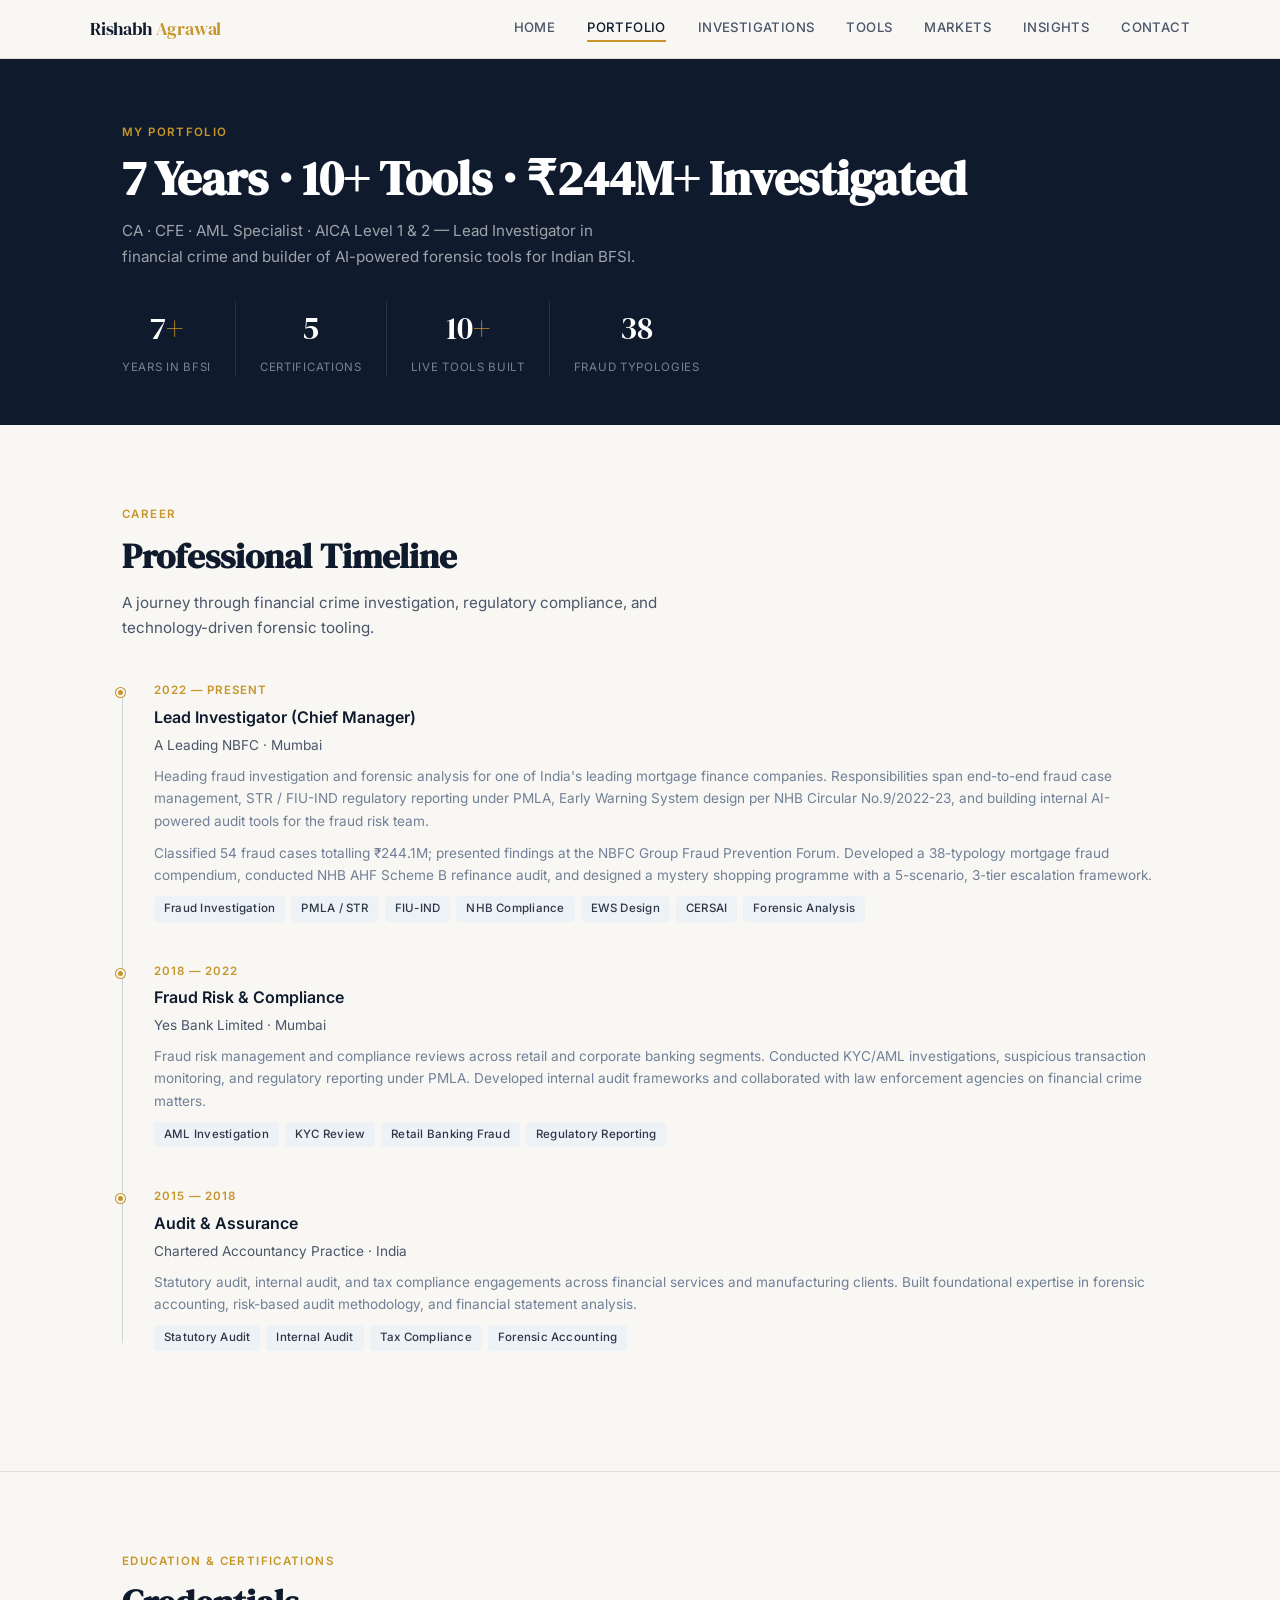
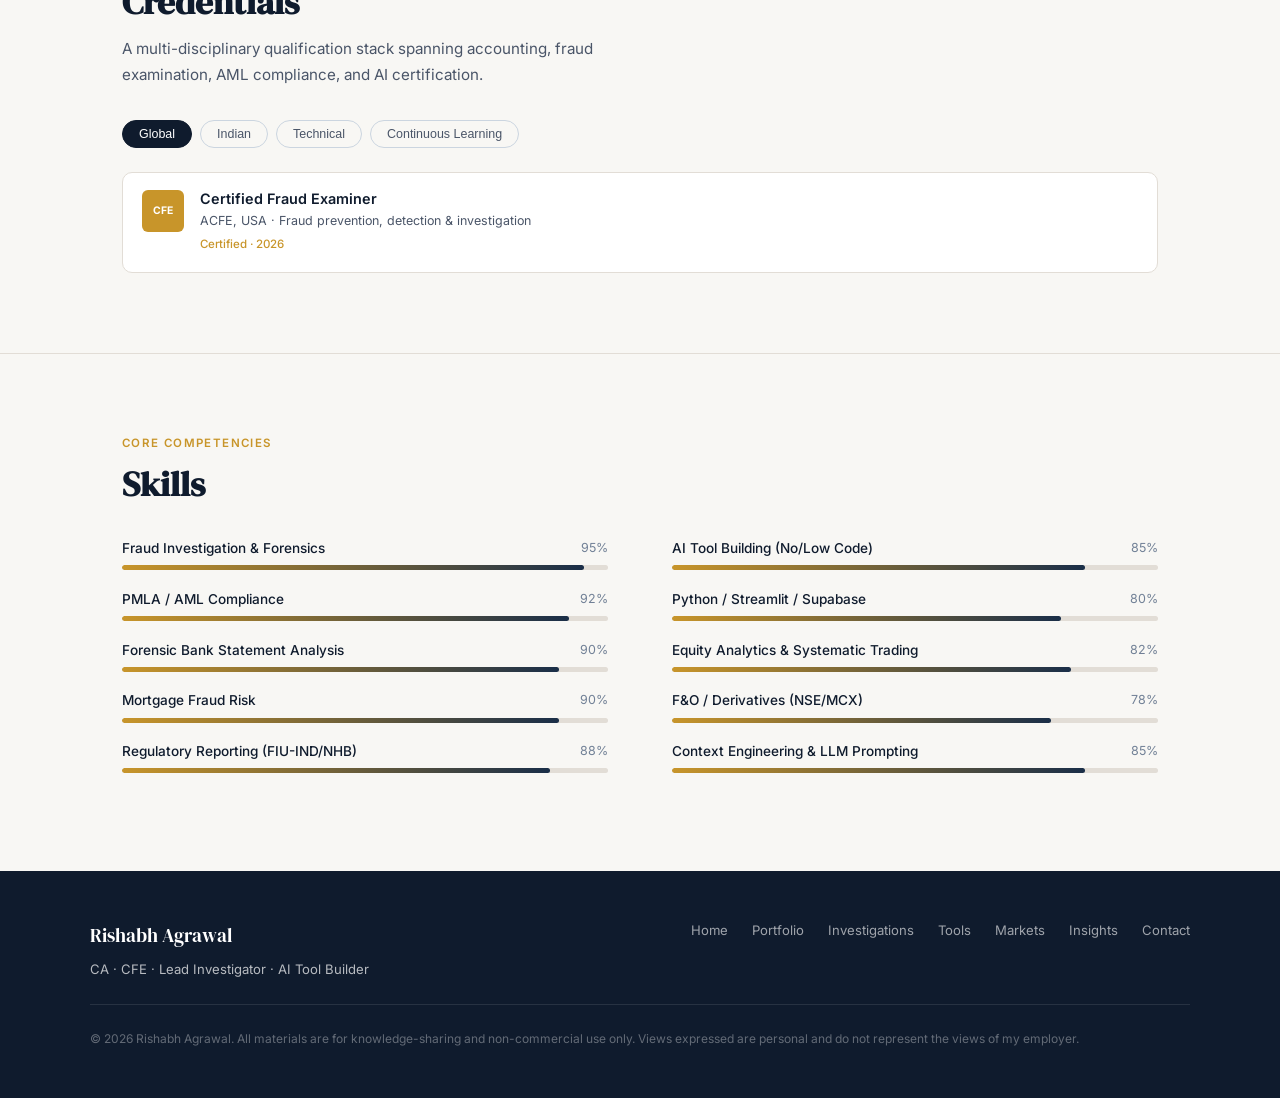
<file: portfolio.html>
<!DOCTYPE html>
<html lang="en">
<head>
  <meta charset="UTF-8" />
  <meta name="viewport" content="width=device-width, initial-scale=1.0" />
  <title>Portfolio — Rishabh Agrawal</title>
  <meta name="description" content="Career timeline, credentials, and skill profile of Rishabh Agrawal — CA, CFE, Lead Investigator in financial crime with 7+ years in BFSI." />
  <link rel="stylesheet" href="style.css" />
</head>
<body>

<nav>
  <div class="nav-inner">
    <a class="nav-brand" href="index.html">Rishabh <span>Agrawal</span></a>
    <div class="nav-links" id="navLinks">
      <a href="index.html">Home</a>
      <a href="portfolio.html" class="active">Portfolio</a>
      <a href="investigation.html">Investigations</a>
      <a href="tools.html">Tools</a>
      <a href="markets.html">Markets</a>
      <a href="blogs.html">Insights</a>
      <a href="contact.html">Contact</a>
    </div>
    <button class="hamburger" id="menuBtn" aria-label="Toggle menu">
      <span></span><span></span><span></span>
    </button>
  </div>
</nav>

<!-- PAGE HEADER -->
<div style="background:var(--navy); padding:4rem 2rem 3rem;">
  <div class="page-wrapper">
    <p style="font-size:0.72rem; font-weight:600; letter-spacing:0.12em; text-transform:uppercase; color:var(--gold); margin-bottom:0.6rem;">My Portfolio</p>
    <h1 style="font-family:var(--display); font-size:clamp(2rem,4vw,3rem); color:var(--white); margin-bottom:0.8rem; line-height:1.1;">7 Years · 10+ Tools · ₹244M+ Investigated</h1>
    <p style="color:rgba(255,255,255,0.6); font-size:0.95rem; max-width:520px; line-height:1.7;">CA · CFE · AML Specialist · AICA Level 1 & 2 — Lead Investigator in financial crime and builder of AI-powered forensic tools for Indian BFSI.</p>
    <div style="display:flex; gap:1rem; margin-top:2rem; flex-wrap:wrap;">
      <div style="text-align:center;">
        <div style="font-family:var(--display); font-size:2rem; color:var(--white);">7<span style="color:var(--gold);">+</span></div>
        <div style="font-size:0.72rem; text-transform:uppercase; letter-spacing:0.06em; color:rgba(255,255,255,0.45); margin-top:2px;">Years in BFSI</div>
      </div>
      <div style="width:1px; background:rgba(255,255,255,0.1); margin:0 0.5rem;"></div>
      <div style="text-align:center;">
        <div style="font-family:var(--display); font-size:2rem; color:var(--white);">5</div>
        <div style="font-size:0.72rem; text-transform:uppercase; letter-spacing:0.06em; color:rgba(255,255,255,0.45); margin-top:2px;">Certifications</div>
      </div>
      <div style="width:1px; background:rgba(255,255,255,0.1); margin:0 0.5rem;"></div>
      <div style="text-align:center;">
        <div style="font-family:var(--display); font-size:2rem; color:var(--white);">10<span style="color:var(--gold);">+</span></div>
        <div style="font-size:0.72rem; text-transform:uppercase; letter-spacing:0.06em; color:rgba(255,255,255,0.45); margin-top:2px;">Live Tools Built</div>
      </div>
      <div style="width:1px; background:rgba(255,255,255,0.1); margin:0 0.5rem;"></div>
      <div style="text-align:center;">
        <div style="font-family:var(--display); font-size:2rem; color:var(--white);">38</div>
        <div style="font-size:0.72rem; text-transform:uppercase; letter-spacing:0.06em; color:rgba(255,255,255,0.45); margin-top:2px;">Fraud Typologies</div>
      </div>
    </div>
  </div>
</div>

<!-- CAREER TIMELINE -->
<section>
  <div class="page-wrapper">
    <p class="section-eyebrow">Career</p>
    <h2 class="section-title">Professional Timeline</h2>
    <p class="section-sub" style="margin-bottom:2.5rem;">A journey through financial crime investigation, regulatory compliance, and technology-driven forensic tooling.</p>

    <div class="timeline">
      <div class="tl-item">
        <div class="tl-year">2022 — Present</div>
        <div class="tl-role">Lead Investigator (Chief Manager)</div>
        <div class="tl-org">A Leading NBFC · Mumbai</div>
        <div class="tl-desc">
          Heading fraud investigation and forensic analysis for one of India's leading mortgage finance companies. Responsibilities span end-to-end fraud case management, STR / FIU-IND regulatory reporting under PMLA, Early Warning System design per NHB Circular No.9/2022-23, and building internal AI-powered audit tools for the fraud risk team.
        </div>
        <div class="tl-desc">
          Classified 54 fraud cases totalling ₹244.1M; presented findings at the NBFC Group Fraud Prevention Forum. Developed a 38-typology mortgage fraud compendium, conducted NHB AHF Scheme B refinance audit, and designed a mystery shopping programme with a 5-scenario, 3-tier escalation framework.
        </div>
        <div class="tag-wrap">
          <span class="tag">Fraud Investigation</span>
          <span class="tag">PMLA / STR</span>
          <span class="tag">FIU-IND</span>
          <span class="tag">NHB Compliance</span>
          <span class="tag">EWS Design</span>
          <span class="tag">CERSAI</span>
          <span class="tag">Forensic Analysis</span>
        </div>
      </div>

      <div class="tl-item">
        <div class="tl-year">2018 — 2022</div>
        <div class="tl-role">Fraud Risk & Compliance</div>
        <div class="tl-org">Yes Bank Limited · Mumbai</div>
        <div class="tl-desc">
          Fraud risk management and compliance reviews across retail and corporate banking segments. Conducted KYC/AML investigations, suspicious transaction monitoring, and regulatory reporting under PMLA. Developed internal audit frameworks and collaborated with law enforcement agencies on financial crime matters.
        </div>
        <div class="tag-wrap">
          <span class="tag">AML Investigation</span>
          <span class="tag">KYC Review</span>
          <span class="tag">Retail Banking Fraud</span>
          <span class="tag">Regulatory Reporting</span>
        </div>
      </div>

      <div class="tl-item">
        <div class="tl-year">2015 — 2018</div>
        <div class="tl-role">Audit & Assurance</div>
        <div class="tl-org">Chartered Accountancy Practice · India</div>
        <div class="tl-desc">
          Statutory audit, internal audit, and tax compliance engagements across financial services and manufacturing clients. Built foundational expertise in forensic accounting, risk-based audit methodology, and financial statement analysis.
        </div>
        <div class="tag-wrap">
          <span class="tag">Statutory Audit</span>
          <span class="tag">Internal Audit</span>
          <span class="tag">Tax Compliance</span>
          <span class="tag">Forensic Accounting</span>
        </div>
      </div>
    </div>
  </div>
</section>

<hr class="divider" />

<!-- CREDENTIALS -->
<section>
  <div class="page-wrapper">
    <p class="section-eyebrow">Education & Certifications</p>
    <h2 class="section-title">Credentials</h2>
    <p class="section-sub" style="margin-bottom:2rem;">A multi-disciplinary qualification stack spanning accounting, fraud examination, AML compliance, and AI certification.</p>

    <div class="cred-tabs" role="tablist">
      <button class="cred-tab active" data-panel="global" role="tab">Global</button>
      <button class="cred-tab" data-panel="indian" role="tab">Indian</button>
      <button class="cred-tab" data-panel="technical" role="tab">Technical</button>
      <button class="cred-tab" data-panel="continuous" role="tab">Continuous Learning</button>
    </div>

    <!-- GLOBAL -->
    <div class="cred-panel active" id="panel-global">
      <div class="cred-card">
        <div class="cred-badge gold">CFE</div>
        <div class="cred-info">
          <div class="cred-name">Certified Fraud Examiner</div>
          <div class="cred-body">ACFE, USA · Fraud prevention, detection & investigation</div>
          <div class="cred-year">Certified · 2026</div>
        </div>
      </div>
    </div>

    <!-- INDIAN -->
    <div class="cred-panel" id="panel-indian">
      <div class="cred-card">
        <div class="cred-badge">CA</div>
        <div class="cred-info">
          <div class="cred-name">Chartered Accountant</div>
          <div class="cred-body">Institute of Chartered Accountants of India (ICAI)</div>
          <div class="cred-year">Qualified</div>
        </div>
      </div>
      <div class="cred-card">
        <div class="cred-badge gold">AML</div>
        <div class="cred-info">
          <div class="cred-name">AML Certificate Course</div>
          <div class="cred-body">ICAI · Anti-money laundering, PMLA, FATF frameworks</div>
          <div class="cred-year">2026 · Completed</div>
        </div>
      </div>
      <div class="cred-card">
        <div class="cred-badge">AICA</div>
        <div class="cred-info">
          <div class="cred-name">AICA Level 1 — AI for Chartered Accountants</div>
          <div class="cred-body">ICAI · AI fundamentals and practical applications</div>
          <div class="cred-year">Completed · October 2025</div>
        </div>
      </div>
      <div class="cred-card">
        <div class="cred-badge gold">AICA<br>L2</div>
        <div class="cred-info">
          <div class="cred-name">AICA Level 2 — AI Certification</div>
          <div class="cred-body">ICAI · Advanced AI applications in finance and audit</div>
          <div class="cred-year">Completed · 2026</div>
        </div>
      </div>
    </div>

    <!-- TECHNICAL -->
    <div class="cred-panel" id="panel-technical">
      <div class="cred-card">
        <div class="cred-badge">IGNOU</div>
        <div class="cred-info">
          <div class="cred-name">CMAD — Certificate in Mobile App Development</div>
          <div class="cred-body">IGNOU · Mobile and digital application development</div>
          <div class="cred-year">Enrolled · 2025–26</div>
        </div>
      </div>
      <div class="cred-card">
        <div class="cred-badge gold">AI</div>
        <div class="cred-info">
          <div class="cred-name">Practical AI & Tool Building</div>
          <div class="cred-body">Self-directed · Claude API, Streamlit, Supabase, GitHub Actions, Python</div>
          <div class="cred-year">Active · 10+ deployed tools</div>
        </div>
      </div>
    </div>

    <!-- CONTINUOUS LEARNING -->
    <div class="cred-panel" id="panel-continuous">
      <div class="cred-card">
        <div class="cred-badge" style="font-size:0.6rem;">ACFE</div>
        <div class="cred-info">
          <div class="cred-name">CFE Exam Preparation — 165 Scenario Questions</div>
          <div class="cred-body">Self-built 25-day gated HTML study app with scenario-based questions across all 3 CFE sections</div>
          <div class="cred-year">2026</div>
        </div>
      </div>
      <div class="cred-card">
        <div class="cred-badge gold" style="font-size:0.6rem;">AML</div>
        <div class="cred-info">
          <div class="cred-name">ICAI AML Batch — Certificate Course</div>
          <div class="cred-body">ICAI · AML risk assessment, PMLA, FATF framework, STR filing</div>
          <div class="cred-year">April 2026</div>
        </div>
      </div>
      <div class="cred-card">
        <div class="cred-badge" style="font-size:0.6rem;">MKTG</div>
        <div class="cred-info">
          <div class="cred-name">NSE / MCX Active Trader — All Sessions</div>
          <div class="cred-body">Equities, F&O, commodities · Systematic trading using PEAD, momentum, and Donchian Channel frameworks</div>
          <div class="cred-year">Ongoing</div>
        </div>
      </div>
    </div>
  </div>
</section>

<hr class="divider" />

<!-- SKILLS -->
<section>
  <div class="page-wrapper">
    <p class="section-eyebrow">Core Competencies</p>
    <h2 class="section-title">Skills</h2>
    <div style="display:grid; grid-template-columns: 1fr 1fr; gap: 2.5rem 4rem; margin-top:2rem;">
      <div>
        <div class="skill-row">
          <div class="skill-top"><span class="skill-name">Fraud Investigation & Forensics</span><span class="skill-pct">95%</span></div>
          <div class="skill-track"><div class="skill-fill" data-pct="95"></div></div>
        </div>
        <div class="skill-row">
          <div class="skill-top"><span class="skill-name">PMLA / AML Compliance</span><span class="skill-pct">92%</span></div>
          <div class="skill-track"><div class="skill-fill" data-pct="92"></div></div>
        </div>
        <div class="skill-row">
          <div class="skill-top"><span class="skill-name">Forensic Bank Statement Analysis</span><span class="skill-pct">90%</span></div>
          <div class="skill-track"><div class="skill-fill" data-pct="90"></div></div>
        </div>
        <div class="skill-row">
          <div class="skill-top"><span class="skill-name">Mortgage Fraud Risk</span><span class="skill-pct">90%</span></div>
          <div class="skill-track"><div class="skill-fill" data-pct="90"></div></div>
        </div>
        <div class="skill-row">
          <div class="skill-top"><span class="skill-name">Regulatory Reporting (FIU-IND/NHB)</span><span class="skill-pct">88%</span></div>
          <div class="skill-track"><div class="skill-fill" data-pct="88"></div></div>
        </div>
      </div>
      <div>
        <div class="skill-row">
          <div class="skill-top"><span class="skill-name">AI Tool Building (No/Low Code)</span><span class="skill-pct">85%</span></div>
          <div class="skill-track"><div class="skill-fill" data-pct="85"></div></div>
        </div>
        <div class="skill-row">
          <div class="skill-top"><span class="skill-name">Python / Streamlit / Supabase</span><span class="skill-pct">80%</span></div>
          <div class="skill-track"><div class="skill-fill" data-pct="80"></div></div>
        </div>
        <div class="skill-row">
          <div class="skill-top"><span class="skill-name">Equity Analytics & Systematic Trading</span><span class="skill-pct">82%</span></div>
          <div class="skill-track"><div class="skill-fill" data-pct="82"></div></div>
        </div>
        <div class="skill-row">
          <div class="skill-top"><span class="skill-name">F&O / Derivatives (NSE/MCX)</span><span class="skill-pct">78%</span></div>
          <div class="skill-track"><div class="skill-fill" data-pct="78"></div></div>
        </div>
        <div class="skill-row">
          <div class="skill-top"><span class="skill-name">Context Engineering & LLM Prompting</span><span class="skill-pct">85%</span></div>
          <div class="skill-track"><div class="skill-fill" data-pct="85"></div></div>
        </div>
      </div>
    </div>
  </div>
</section>

<!-- FOOTER -->
<footer>
  <div class="footer-inner">
    <div>
      <div class="footer-brand">Rishabh Agrawal</div>
      <div class="footer-tagline">CA · CFE · Lead Investigator · AI Tool Builder</div>
    </div>
    <div class="footer-links">
      <a href="index.html">Home</a>
      <a href="portfolio.html">Portfolio</a>
      <a href="investigation.html">Investigations</a>
      <a href="tools.html">Tools</a>
      <a href="markets.html">Markets</a>
      <a href="blogs.html">Insights</a>
      <a href="contact.html">Contact</a>
    </div>
  </div>
  <div class="footer-inner" style="padding-top:0;">
    <div class="footer-copy">
      © 2026 Rishabh Agrawal. All materials are for knowledge-sharing and non-commercial use only.
      Views expressed are personal and do not represent the views of my employer.
    </div>
  </div>
</footer>

<script>
  document.getElementById('menuBtn').addEventListener('click', () => {
    document.getElementById('navLinks').classList.toggle('open');
  });

  // Credential tabs
  document.querySelectorAll('.cred-tab').forEach(tab => {
    tab.addEventListener('click', () => {
      document.querySelectorAll('.cred-tab').forEach(t => t.classList.remove('active'));
      document.querySelectorAll('.cred-panel').forEach(p => p.classList.remove('active'));
      tab.classList.add('active');
      document.getElementById('panel-' + tab.dataset.panel).classList.add('active');
    });
  });

  // Skill bars
  const skillObs = new IntersectionObserver(entries => {
    entries.forEach(e => {
      if (e.isIntersecting) {
        e.target.querySelectorAll('.skill-fill').forEach(bar => {
          bar.style.width = bar.dataset.pct + '%';
        });
        skillObs.unobserve(e.target);
      }
    });
  }, { threshold: 0.2 });
  document.querySelectorAll('.skill-row').forEach(r => skillObs.observe(r));
</script>
</body>
</html>
</file>
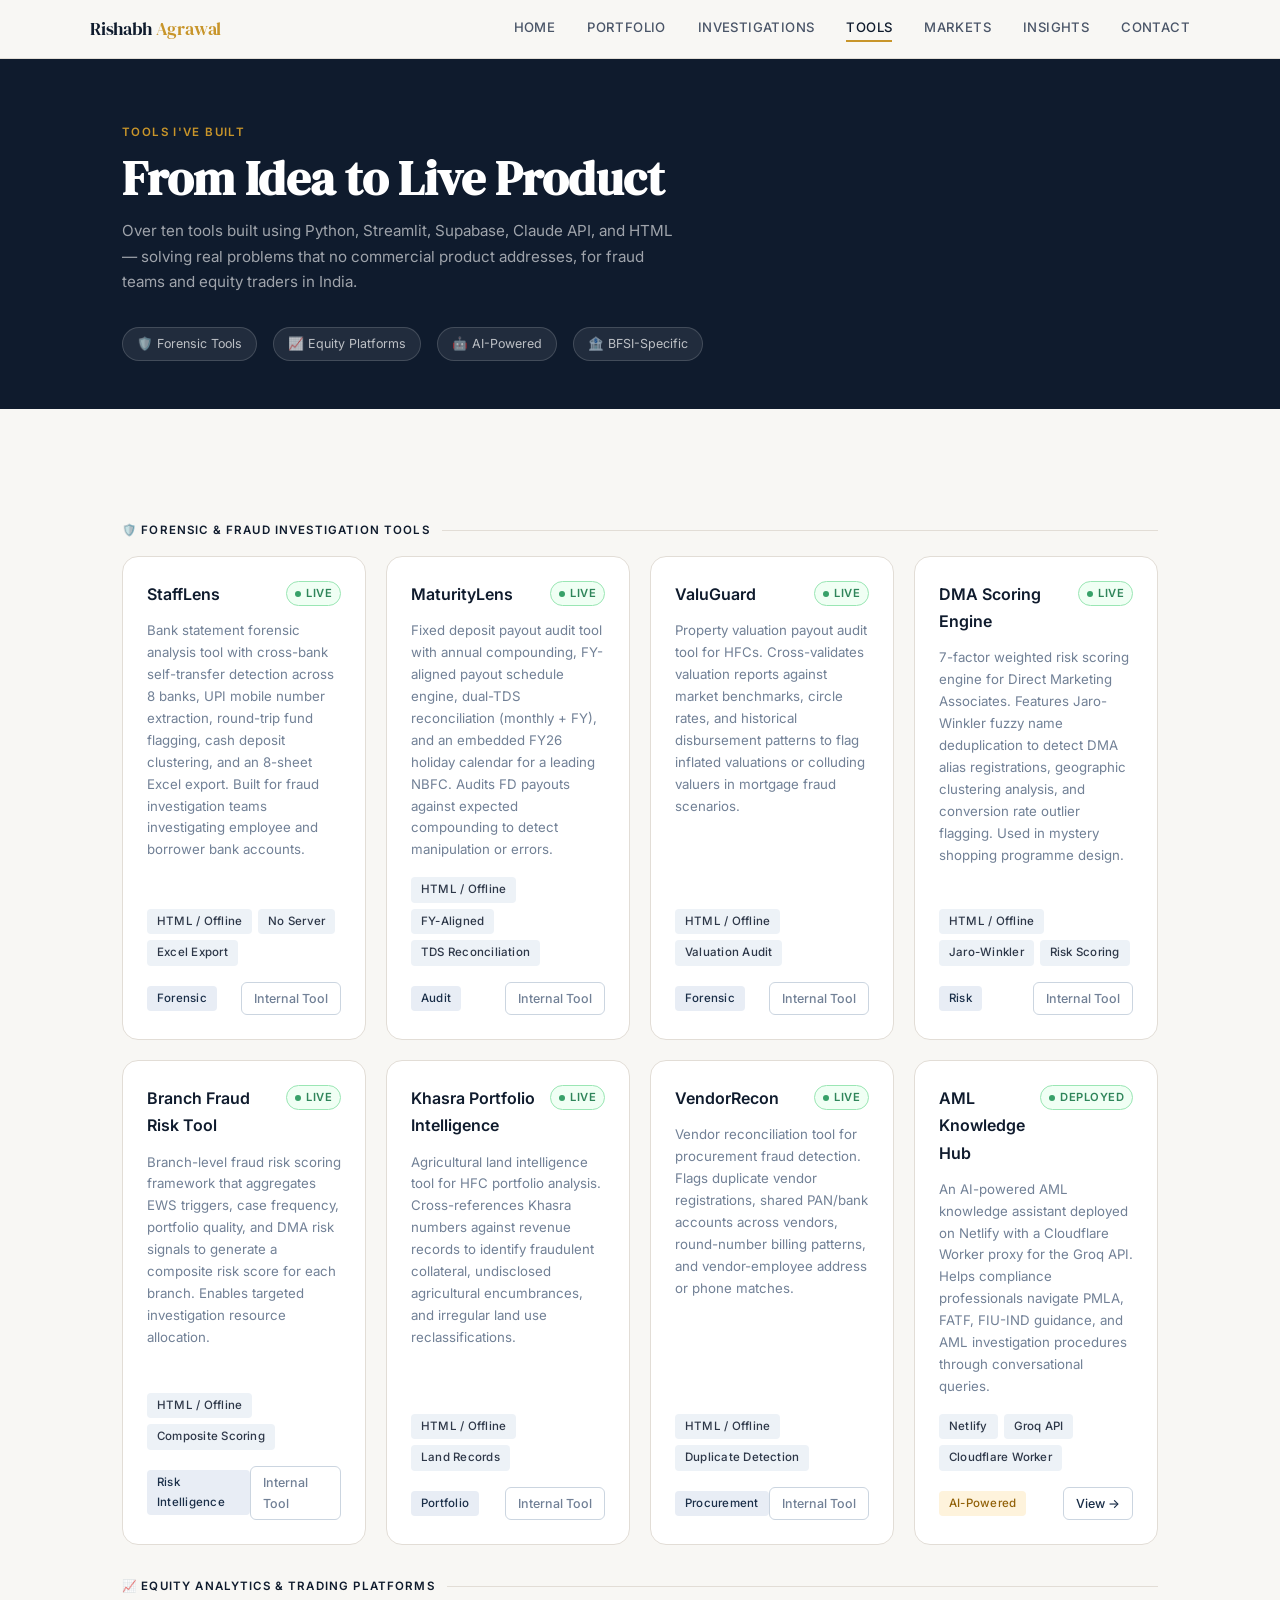
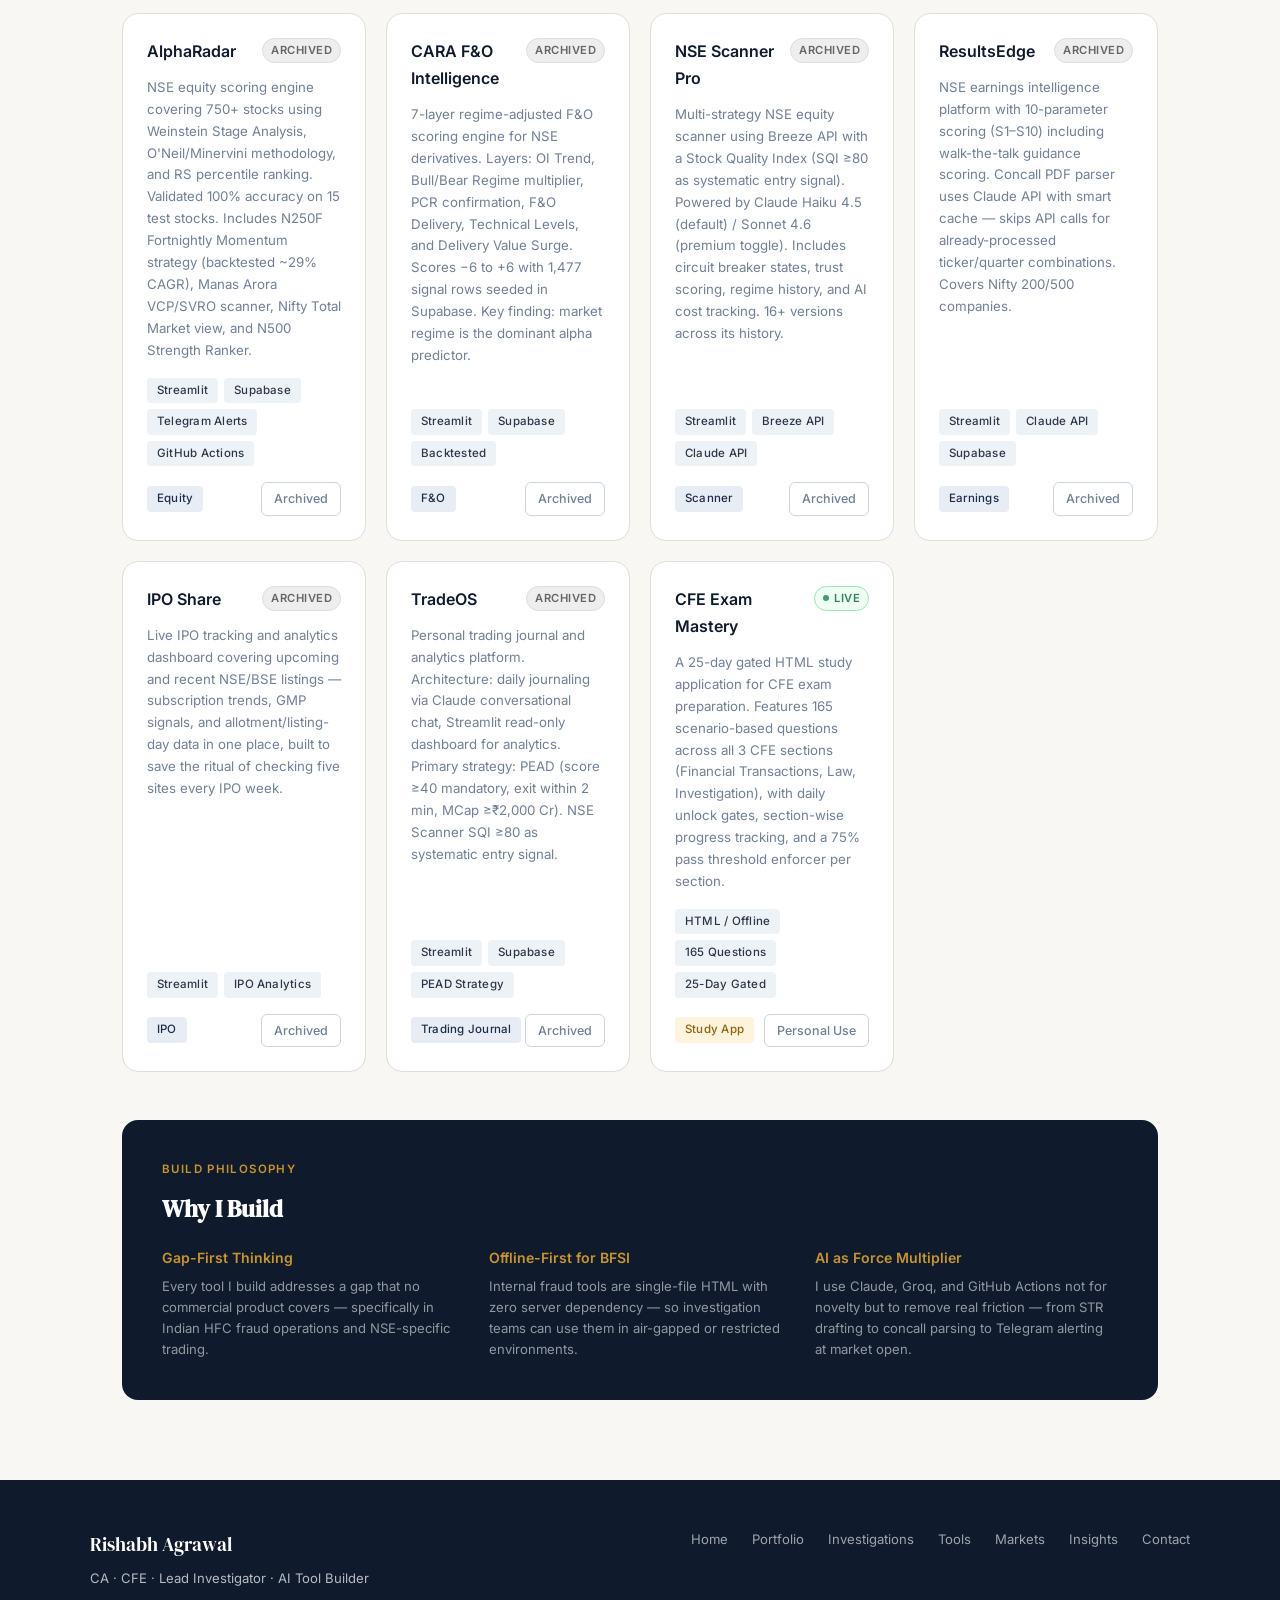
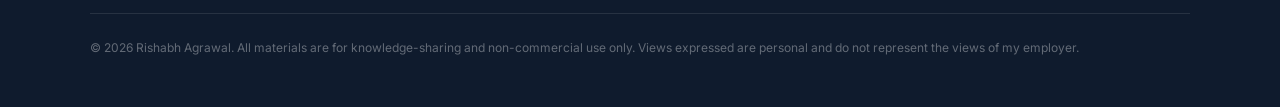
<file: tools.html>
<!DOCTYPE html>
<html lang="en">
<head>
  <meta charset="UTF-8" />
  <meta name="viewport" content="width=device-width, initial-scale=1.0" />
  <title>Tools I've Built — Rishabh Agrawal</title>
  <meta name="description" content="Live AI-powered forensic and trading tools built by Rishabh Agrawal — StaffLens, MaturityLens, ValuGuard, AlphaRadar, NSE Scanner Pro, CARA, TradeOS, and more." />
  <link rel="stylesheet" href="style.css" />
  <style>
    .tool-card {
      background: var(--white);
      border: 1px solid var(--line);
      border-radius: var(--r-lg);
      padding: 1.5rem;
      display: flex;
      flex-direction: column;
      transition: all 0.2s;
    }
    .tool-card:hover {
      box-shadow: 0 6px 24px rgba(15,27,45,0.08);
      border-color: var(--line2);
      transform: translateY(-2px);
    }
    .tool-card-top {
      display: flex;
      align-items: flex-start;
      justify-content: space-between;
      margin-bottom: 0.75rem;
      gap: 0.5rem;
    }
    .tool-name { font-size: 1rem; font-weight: 600; color: var(--navy); }
    .tool-desc { font-size: 0.83rem; color: var(--slate2); line-height: 1.65; flex: 1; margin-bottom: 1rem; }
    .tool-footer { display: flex; align-items: center; justify-content: space-between; margin-top: auto; }
    .tool-link {
      font-size: 0.78rem;
      font-weight: 500;
      color: var(--navy2);
      border: 1px solid var(--line2);
      padding: 5px 12px;
      border-radius: 6px;
      transition: all 0.15s;
    }
    .tool-link:hover { background: var(--navy); color: var(--white); border-color: var(--navy); }
    .tool-link.disabled { color: var(--slate2); cursor: default; }
    .tool-link.disabled:hover { background: transparent; color: var(--slate2); border-color: var(--line2); }

    .category-label {
      font-size: 0.72rem;
      font-weight: 600;
      letter-spacing: 0.1em;
      text-transform: uppercase;
      color: var(--navy);
      padding: 2rem 0 1rem;
      display: flex;
      align-items: center;
      gap: 0.75rem;
    }
    .category-label::after {
      content: '';
      flex: 1;
      height: 1px;
      background: var(--line);
    }
  </style>
</head>
<body>

<nav>
  <div class="nav-inner">
    <a class="nav-brand" href="index.html">Rishabh <span>Agrawal</span></a>
    <div class="nav-links" id="navLinks">
      <a href="index.html">Home</a>
      <a href="portfolio.html">Portfolio</a>
      <a href="investigation.html">Investigations</a>
      <a href="tools.html" class="active">Tools</a>
      <a href="markets.html">Markets</a>
      <a href="blogs.html">Insights</a>
      <a href="contact.html">Contact</a>
    </div>
    <button class="hamburger" id="menuBtn" aria-label="Toggle menu">
      <span></span><span></span><span></span>
    </button>
  </div>
</nav>

<!-- PAGE HEADER -->
<div style="background:var(--navy); padding:4rem 2rem 3rem;">
  <div class="page-wrapper">
    <p style="font-size:0.72rem; font-weight:600; letter-spacing:0.12em; text-transform:uppercase; color:var(--gold); margin-bottom:0.6rem;">Tools I've Built</p>
    <h1 style="font-family:var(--display); font-size:clamp(2rem,4vw,3rem); color:var(--white); margin-bottom:0.8rem; line-height:1.1;">From Idea to Live Product</h1>
    <p style="color:rgba(255,255,255,0.6); font-size:0.95rem; max-width:560px; line-height:1.7;">
      Over ten tools built using Python, Streamlit, Supabase, Claude API, and HTML — solving real problems that no commercial product addresses, for fraud teams and equity traders in India.
    </p>
    <div style="display:flex; gap:1rem; margin-top:2rem; flex-wrap:wrap;">
      <span style="background:rgba(255,255,255,0.08); border:1px solid rgba(255,255,255,0.15); border-radius:20px; padding:5px 14px; font-size:0.78rem; color:rgba(255,255,255,0.7);">🛡️ Forensic Tools</span>
      <span style="background:rgba(255,255,255,0.08); border:1px solid rgba(255,255,255,0.15); border-radius:20px; padding:5px 14px; font-size:0.78rem; color:rgba(255,255,255,0.7);">📈 Equity Platforms</span>
      <span style="background:rgba(255,255,255,0.08); border:1px solid rgba(255,255,255,0.15); border-radius:20px; padding:5px 14px; font-size:0.78rem; color:rgba(255,255,255,0.7);">🤖 AI-Powered</span>
      <span style="background:rgba(255,255,255,0.08); border:1px solid rgba(255,255,255,0.15); border-radius:20px; padding:5px 14px; font-size:0.78rem; color:rgba(255,255,255,0.7);">🏦 BFSI-Specific</span>
    </div>
  </div>
</div>

<section>
  <div class="page-wrapper">

    <!-- FORENSIC TOOLS -->
    <div class="category-label">🛡️ Forensic & Fraud Investigation Tools</div>
    <div class="grid-3">

      <div class="tool-card card-gold">
        <div class="tool-card-top">
          <div class="tool-name">StaffLens</div>
          <span class="live-badge"><span class="live-dot"></span>Live</span>
        </div>
        <div class="tool-desc">
          Bank statement forensic analysis tool with cross-bank self-transfer detection across 8 banks, UPI mobile number extraction, round-trip fund flagging, cash deposit clustering, and an 8-sheet Excel export. Built for fraud investigation teams investigating employee and borrower bank accounts.
        </div>
        <div class="tag-wrap" style="margin-bottom:1rem;">
          <span class="tag">HTML / Offline</span>
          <span class="tag">No Server</span>
          <span class="tag">Excel Export</span>
        </div>
        <div class="tool-footer">
          <span class="tag tag-navy">Forensic</span>
          <span class="tool-link disabled">Internal Tool</span>
        </div>
      </div>

      <div class="tool-card card-gold">
        <div class="tool-card-top">
          <div class="tool-name">MaturityLens</div>
          <span class="live-badge"><span class="live-dot"></span>Live</span>
        </div>
        <div class="tool-desc">
          Fixed deposit payout audit tool with annual compounding, FY-aligned payout schedule engine, dual-TDS reconciliation (monthly + FY), and an embedded FY26 holiday calendar for a leading NBFC. Audits FD payouts against expected compounding to detect manipulation or errors.
        </div>
        <div class="tag-wrap" style="margin-bottom:1rem;">
          <span class="tag">HTML / Offline</span>
          <span class="tag">FY-Aligned</span>
          <span class="tag">TDS Reconciliation</span>
        </div>
        <div class="tool-footer">
          <span class="tag tag-navy">Audit</span>
          <span class="tool-link disabled">Internal Tool</span>
        </div>
      </div>

      <div class="tool-card">
        <div class="tool-card-top">
          <div class="tool-name">ValuGuard</div>
          <span class="live-badge"><span class="live-dot"></span>Live</span>
        </div>
        <div class="tool-desc">
          Property valuation payout audit tool for HFCs. Cross-validates valuation reports against market benchmarks, circle rates, and historical disbursement patterns to flag inflated valuations or colluding valuers in mortgage fraud scenarios.
        </div>
        <div class="tag-wrap" style="margin-bottom:1rem;">
          <span class="tag">HTML / Offline</span>
          <span class="tag">Valuation Audit</span>
        </div>
        <div class="tool-footer">
          <span class="tag tag-navy">Forensic</span>
          <span class="tool-link disabled">Internal Tool</span>
        </div>
      </div>

      <div class="tool-card">
        <div class="tool-card-top">
          <div class="tool-name">DMA Scoring Engine</div>
          <span class="live-badge"><span class="live-dot"></span>Live</span>
        </div>
        <div class="tool-desc">
          7-factor weighted risk scoring engine for Direct Marketing Associates. Features Jaro-Winkler fuzzy name deduplication to detect DMA alias registrations, geographic clustering analysis, and conversion rate outlier flagging. Used in mystery shopping programme design.
        </div>
        <div class="tag-wrap" style="margin-bottom:1rem;">
          <span class="tag">HTML / Offline</span>
          <span class="tag">Jaro-Winkler</span>
          <span class="tag">Risk Scoring</span>
        </div>
        <div class="tool-footer">
          <span class="tag tag-navy">Risk</span>
          <span class="tool-link disabled">Internal Tool</span>
        </div>
      </div>

      <div class="tool-card">
        <div class="tool-card-top">
          <div class="tool-name">Branch Fraud Risk Tool</div>
          <span class="live-badge"><span class="live-dot"></span>Live</span>
        </div>
        <div class="tool-desc">
          Branch-level fraud risk scoring framework that aggregates EWS triggers, case frequency, portfolio quality, and DMA risk signals to generate a composite risk score for each branch. Enables targeted investigation resource allocation.
        </div>
        <div class="tag-wrap" style="margin-bottom:1rem;">
          <span class="tag">HTML / Offline</span>
          <span class="tag">Composite Scoring</span>
        </div>
        <div class="tool-footer">
          <span class="tag tag-navy">Risk Intelligence</span>
          <span class="tool-link disabled">Internal Tool</span>
        </div>
      </div>

      <div class="tool-card">
        <div class="tool-card-top">
          <div class="tool-name">Khasra Portfolio Intelligence</div>
          <span class="live-badge"><span class="live-dot"></span>Live</span>
        </div>
        <div class="tool-desc">
          Agricultural land intelligence tool for HFC portfolio analysis. Cross-references Khasra numbers against revenue records to identify fraudulent collateral, undisclosed agricultural encumbrances, and irregular land use reclassifications.
        </div>
        <div class="tag-wrap" style="margin-bottom:1rem;">
          <span class="tag">HTML / Offline</span>
          <span class="tag">Land Records</span>
        </div>
        <div class="tool-footer">
          <span class="tag tag-navy">Portfolio</span>
          <span class="tool-link disabled">Internal Tool</span>
        </div>
      </div>

      <div class="tool-card">
        <div class="tool-card-top">
          <div class="tool-name">VendorRecon</div>
          <span class="live-badge"><span class="live-dot"></span>Live</span>
        </div>
        <div class="tool-desc">
          Vendor reconciliation tool for procurement fraud detection. Flags duplicate vendor registrations, shared PAN/bank accounts across vendors, round-number billing patterns, and vendor-employee address or phone matches.
        </div>
        <div class="tag-wrap" style="margin-bottom:1rem;">
          <span class="tag">HTML / Offline</span>
          <span class="tag">Duplicate Detection</span>
        </div>
        <div class="tool-footer">
          <span class="tag tag-navy">Procurement</span>
          <span class="tool-link disabled">Internal Tool</span>
        </div>
      </div>

      <div class="tool-card">
        <div class="tool-card-top">
          <div class="tool-name">AML Knowledge Hub</div>
          <span class="live-badge"><span class="live-dot"></span>Deployed</span>
        </div>
        <div class="tool-desc">
          An AI-powered AML knowledge assistant deployed on Netlify with a Cloudflare Worker proxy for the Groq API. Helps compliance professionals navigate PMLA, FATF, FIU-IND guidance, and AML investigation procedures through conversational queries.
        </div>
        <div class="tag-wrap" style="margin-bottom:1rem;">
          <span class="tag">Netlify</span>
          <span class="tag">Groq API</span>
          <span class="tag">Cloudflare Worker</span>
        </div>
        <div class="tool-footer">
          <span class="tag tag-gold">AI-Powered</span>
          <a href="#" class="tool-link">View →</a>
        </div>
      </div>

    </div>

    <!-- EQUITY & TRADING -->
    <div class="category-label">📈 Equity Analytics & Trading Platforms</div>
    <div class="grid-3">

      <div class="tool-card card-gold">
        <div class="tool-card-top">
          <div class="tool-name">AlphaRadar</div>
          <span class="live-badge" style="background:#EEE;color:#666;border-color:#DDD;">Archived</span>
        </div>
        <div class="tool-desc">
          NSE equity scoring engine covering 750+ stocks using Weinstein Stage Analysis, O'Neil/Minervini methodology, and RS percentile ranking. Validated 100% accuracy on 15 test stocks. Includes N250F Fortnightly Momentum strategy (backtested ~29% CAGR), Manas Arora VCP/SVRO scanner, Nifty Total Market view, and N500 Strength Ranker.
        </div>
        <div class="tag-wrap" style="margin-bottom:1rem;">
          <span class="tag">Streamlit</span>
          <span class="tag">Supabase</span>
          <span class="tag">Telegram Alerts</span>
          <span class="tag">GitHub Actions</span>
        </div>
        <div class="tool-footer">
          <span class="tag tag-navy">Equity</span>
          <span class="tool-link disabled">Archived</span>
        </div>
      </div>

      <div class="tool-card card-gold">
        <div class="tool-card-top">
          <div class="tool-name">CARA F&O Intelligence</div>
          <span class="live-badge" style="background:#EEE;color:#666;border-color:#DDD;">Archived</span>
        </div>
        <div class="tool-desc">
          7-layer regime-adjusted F&O scoring engine for NSE derivatives. Layers: OI Trend, Bull/Bear Regime multiplier, PCR confirmation, F&O Delivery, Technical Levels, and Delivery Value Surge. Scores −6 to +6 with 1,477 signal rows seeded in Supabase. Key finding: market regime is the dominant alpha predictor.
        </div>
        <div class="tag-wrap" style="margin-bottom:1rem;">
          <span class="tag">Streamlit</span>
          <span class="tag">Supabase</span>
          <span class="tag">Backtested</span>
        </div>
        <div class="tool-footer">
          <span class="tag tag-navy">F&O</span>
          <span class="tool-link disabled">Archived</span>
        </div>
      </div>

      <div class="tool-card">
        <div class="tool-card-top">
          <div class="tool-name">NSE Scanner Pro</div>
          <span class="live-badge" style="background:#EEE;color:#666;border-color:#DDD;">Archived</span>
        </div>
        <div class="tool-desc">
          Multi-strategy NSE equity scanner using Breeze API with a Stock Quality Index (SQI ≥80 as systematic entry signal). Powered by Claude Haiku 4.5 (default) / Sonnet 4.6 (premium toggle). Includes circuit breaker states, trust scoring, regime history, and AI cost tracking. 16+ versions across its history.
        </div>
        <div class="tag-wrap" style="margin-bottom:1rem;">
          <span class="tag">Streamlit</span>
          <span class="tag">Breeze API</span>
          <span class="tag">Claude API</span>
        </div>
        <div class="tool-footer">
          <span class="tag tag-navy">Scanner</span>
          <span class="tool-link disabled">Archived</span>
        </div>
      </div>

      <div class="tool-card">
        <div class="tool-card-top">
          <div class="tool-name">ResultsEdge</div>
          <span class="live-badge" style="background:#EEE;color:#666;border-color:#DDD;">Archived</span>
        </div>
        <div class="tool-desc">
          NSE earnings intelligence platform with 10-parameter scoring (S1–S10) including walk-the-talk guidance scoring. Concall PDF parser uses Claude API with smart cache — skips API calls for already-processed ticker/quarter combinations. Covers Nifty 200/500 companies.
        </div>
        <div class="tag-wrap" style="margin-bottom:1rem;">
          <span class="tag">Streamlit</span>
          <span class="tag">Claude API</span>
          <span class="tag">Supabase</span>
        </div>
        <div class="tool-footer">
          <span class="tag tag-navy">Earnings</span>
          <span class="tool-link disabled">Archived</span>
        </div>
      </div>

      <div class="tool-card">
        <div class="tool-card-top">
          <div class="tool-name">IPO Share</div>
          <span class="live-badge" style="background:#EEE;color:#666;border-color:#DDD;">Archived</span>
        </div>
        <div class="tool-desc">
          Live IPO tracking and analytics dashboard covering upcoming and recent NSE/BSE listings — subscription trends, GMP signals, and allotment/listing-day data in one place, built to save the ritual of checking five sites every IPO week.
        </div>
        <div class="tag-wrap" style="margin-bottom:1rem;">
          <span class="tag">Streamlit</span>
          <span class="tag">IPO Analytics</span>
        </div>
        <div class="tool-footer">
          <span class="tag tag-navy">IPO</span>
          <span class="tool-link disabled">Archived</span>
        </div>
      </div>

      <div class="tool-card">
        <div class="tool-card-top">
          <div class="tool-name">TradeOS</div>
          <span class="live-badge" style="background:#EEE;color:#666;border-color:#DDD;">Archived</span>
        </div>
        <div class="tool-desc">
          Personal trading journal and analytics platform. Architecture: daily journaling via Claude conversational chat, Streamlit read-only dashboard for analytics. Primary strategy: PEAD (score ≥40 mandatory, exit within 2 min, MCap ≥₹2,000 Cr). NSE Scanner SQI ≥80 as systematic entry signal.
        </div>
        <div class="tag-wrap" style="margin-bottom:1rem;">
          <span class="tag">Streamlit</span>
          <span class="tag">Supabase</span>
          <span class="tag">PEAD Strategy</span>
        </div>
        <div class="tool-footer">
          <span class="tag tag-navy">Trading Journal</span>
          <span class="tool-link disabled">Archived</span>
        </div>
      </div>

      <div class="tool-card">
        <div class="tool-card-top">
          <div class="tool-name">CFE Exam Mastery</div>
          <span class="live-badge"><span class="live-dot"></span>Live</span>
        </div>
        <div class="tool-desc">
          A 25-day gated HTML study application for CFE exam preparation. Features 165 scenario-based questions across all 3 CFE sections (Financial Transactions, Law, Investigation), with daily unlock gates, section-wise progress tracking, and a 75% pass threshold enforcer per section.
        </div>
        <div class="tag-wrap" style="margin-bottom:1rem;">
          <span class="tag">HTML / Offline</span>
          <span class="tag">165 Questions</span>
          <span class="tag">25-Day Gated</span>
        </div>
        <div class="tool-footer">
          <span class="tag tag-gold">Study App</span>
          <span class="tool-link disabled">Personal Use</span>
        </div>
      </div>

    </div>

    <!-- PHILOSOPHY -->
    <div style="background:var(--navy); border-radius:var(--r-lg); padding:2.5rem; margin-top:3rem;">
      <p style="font-size:0.72rem; font-weight:600; letter-spacing:0.12em; text-transform:uppercase; color:var(--gold); margin-bottom:0.6rem;">Build Philosophy</p>
      <h3 style="font-family:var(--display); font-size:1.5rem; color:var(--white); margin-bottom:1rem;">Why I Build</h3>
      <div style="display:grid; grid-template-columns: repeat(auto-fit, minmax(220px, 1fr)); gap:1.5rem;">
        <div>
          <div style="font-size:0.88rem; font-weight:600; color:var(--gold); margin-bottom:0.4rem;">Gap-First Thinking</div>
          <div style="font-size:0.82rem; color:rgba(255,255,255,0.55); line-height:1.6;">Every tool I build addresses a gap that no commercial product covers — specifically in Indian HFC fraud operations and NSE-specific trading.</div>
        </div>
        <div>
          <div style="font-size:0.88rem; font-weight:600; color:var(--gold); margin-bottom:0.4rem;">Offline-First for BFSI</div>
          <div style="font-size:0.82rem; color:rgba(255,255,255,0.55); line-height:1.6;">Internal fraud tools are single-file HTML with zero server dependency — so investigation teams can use them in air-gapped or restricted environments.</div>
        </div>
        <div>
          <div style="font-size:0.88rem; font-weight:600; color:var(--gold); margin-bottom:0.4rem;">AI as Force Multiplier</div>
          <div style="font-size:0.82rem; color:rgba(255,255,255,0.55); line-height:1.6;">I use Claude, Groq, and GitHub Actions not for novelty but to remove real friction — from STR drafting to concall parsing to Telegram alerting at market open.</div>
        </div>
      </div>
    </div>

  </div>
</section>

<footer>
  <div class="footer-inner">
    <div>
      <div class="footer-brand">Rishabh Agrawal</div>
      <div class="footer-tagline">CA · CFE · Lead Investigator · AI Tool Builder</div>
    </div>
    <div class="footer-links">
      <a href="index.html">Home</a>
      <a href="portfolio.html">Portfolio</a>
      <a href="investigation.html">Investigations</a>
      <a href="tools.html">Tools</a>
      <a href="markets.html">Markets</a>
      <a href="blogs.html">Insights</a>
      <a href="contact.html">Contact</a>
    </div>
  </div>
  <div class="footer-inner" style="padding-top:0;">
    <div class="footer-copy">
      © 2026 Rishabh Agrawal. All materials are for knowledge-sharing and non-commercial use only.
      Views expressed are personal and do not represent the views of my employer.
    </div>
  </div>
</footer>

<script>
  document.getElementById('menuBtn').addEventListener('click', () => {
    document.getElementById('navLinks').classList.toggle('open');
  });
</script>
</body>
</html>
</file>
<file: style.css>
/* ── RISHABH INAI · SITE STYLESHEET ── */

@import url('https://fonts.googleapis.com/css2?family=DM+Serif+Display:ital@0;1&family=Inter:wght@300;400;500;600&display=swap');

/* ── TOKENS ── */
:root {
  --navy:   #0F1B2D;
  --navy2:  #1A2E48;
  --gold:   #C8952A;
  --gold-lt:#F0D9A8;
  --canvas: #F8F7F4;
  --white:  #FFFFFF;
  --slate:  #4A5568;
  --slate2: #718096;
  --line:   #E2DDD6;
  --line2:  #CBD5E0;
  --tag-bg: #EDF2F7;
  --tag-txt:#2D3748;

  --display: 'DM Serif Display', Georgia, serif;
  --body:    'Inter', -apple-system, sans-serif;

  --r-sm: 6px;
  --r-md: 10px;
  --r-lg: 16px;
}

/* ── RESET ── */
*, *::before, *::after { box-sizing: border-box; margin: 0; padding: 0; }
html { scroll-behavior: smooth; }
body {
  font-family: var(--body);
  background: var(--canvas);
  color: var(--navy);
  font-size: 16px;
  line-height: 1.7;
  -webkit-font-smoothing: antialiased;
}
img { max-width: 100%; display: block; }
a { color: inherit; text-decoration: none; }
ul, ol { list-style: none; }

/* ── NAV ── */
nav {
  position: sticky;
  top: 0;
  z-index: 100;
  background: rgba(248,247,244,0.95);
  backdrop-filter: blur(8px);
  border-bottom: 1px solid var(--line);
  padding: 0 2rem;
}
.nav-inner {
  max-width: 1100px;
  margin: 0 auto;
  display: flex;
  align-items: center;
  justify-content: space-between;
  height: 58px;
}
.nav-brand {
  font-family: var(--display);
  font-size: 1.15rem;
  color: var(--navy);
  letter-spacing: -0.01em;
}
.nav-brand span { color: var(--gold); }
.nav-links {
  display: flex;
  gap: 2rem;
}
.nav-links a {
  font-size: 0.82rem;
  font-weight: 500;
  color: var(--slate);
  letter-spacing: 0.03em;
  text-transform: uppercase;
  transition: color 0.18s;
}
.nav-links a:hover, .nav-links a.active { color: var(--navy); }
.nav-links a.active {
  border-bottom: 2px solid var(--gold);
  padding-bottom: 2px;
}
.hamburger { display: none; background: none; border: none; cursor: pointer; padding: 4px; }
.hamburger span {
  display: block; width: 22px; height: 2px;
  background: var(--navy); margin: 5px 0;
  transition: all 0.2s;
}

/* ── PAGE WRAPPER ── */
.page-wrapper { max-width: 1100px; margin: 0 auto; padding: 0 2rem; }

/* ── SECTION SPACING ── */
section { padding: 5rem 0; }
.section-eyebrow {
  font-size: 0.72rem;
  font-weight: 600;
  letter-spacing: 0.12em;
  text-transform: uppercase;
  color: var(--gold);
  margin-bottom: 0.6rem;
}
.section-title {
  font-family: var(--display);
  font-size: clamp(1.6rem, 3vw, 2.2rem);
  color: var(--navy);
  line-height: 1.2;
  margin-bottom: 0.8rem;
}
.section-sub {
  font-size: 0.95rem;
  color: var(--slate);
  max-width: 560px;
  line-height: 1.7;
}
.divider {
  border: none;
  border-top: 1px solid var(--line);
  margin: 0;
}

/* ── TAGS / BADGES ── */
.tag {
  display: inline-block;
  padding: 3px 10px;
  border-radius: 4px;
  background: var(--tag-bg);
  color: var(--tag-txt);
  font-size: 0.72rem;
  font-weight: 500;
  letter-spacing: 0.02em;
}
.tag-gold {
  background: #FEF3DC;
  color: #92620A;
}
.tag-navy {
  background: #E8EDF5;
  color: var(--navy2);
}
.tag-wrap { display: flex; flex-wrap: wrap; gap: 6px; }

/* ── CARDS ── */
.card {
  background: var(--white);
  border: 1px solid var(--line);
  border-radius: var(--r-lg);
  padding: 1.5rem;
  transition: box-shadow 0.2s, border-color 0.2s;
}
.card:hover {
  box-shadow: 0 4px 20px rgba(15,27,45,0.07);
  border-color: var(--line2);
}
.card-gold {
  border-left: 3px solid var(--gold);
  border-radius: 0 var(--r-lg) var(--r-lg) 0;
}

/* ── STAT GRID ── */
.stats-grid {
  display: grid;
  grid-template-columns: repeat(auto-fit, minmax(130px, 1fr));
  gap: 1.5rem;
  margin: 3rem 0;
}
.stat-item { text-align: center; }
.stat-num {
  font-family: var(--display);
  font-size: 2.4rem;
  color: var(--navy);
  line-height: 1;
}
.stat-num span { color: var(--gold); }
.stat-label {
  font-size: 0.75rem;
  color: var(--slate2);
  font-weight: 500;
  letter-spacing: 0.04em;
  text-transform: uppercase;
  margin-top: 0.3rem;
}

/* ── GRID LAYOUTS ── */
.grid-2 { display: grid; grid-template-columns: repeat(auto-fit, minmax(300px, 1fr)); gap: 1.25rem; }
.grid-3 { display: grid; grid-template-columns: repeat(auto-fit, minmax(240px, 1fr)); gap: 1.25rem; }
.grid-4 { display: grid; grid-template-columns: repeat(auto-fit, minmax(200px, 1fr)); gap: 1rem; }

/* ── SKILL BARS ── */
.skill-row { margin-bottom: 1.1rem; }
.skill-top { display: flex; justify-content: space-between; margin-bottom: 5px; }
.skill-name { font-size: 0.85rem; font-weight: 500; color: var(--navy); }
.skill-pct { font-size: 0.78rem; color: var(--slate2); }
.skill-track {
  height: 5px;
  background: var(--line);
  border-radius: 3px;
  overflow: hidden;
}
.skill-fill {
  height: 100%;
  background: linear-gradient(90deg, var(--gold) 0%, var(--navy2) 100%);
  border-radius: 3px;
  width: 0;
  transition: width 1.2s cubic-bezier(0.4,0,0.2,1);
}

/* ── TIMELINE ── */
.timeline { position: relative; padding-left: 2rem; }
.timeline::before {
  content: '';
  position: absolute;
  left: 0;
  top: 8px;
  bottom: 8px;
  width: 1px;
  background: var(--line2);
}
.tl-item { position: relative; margin-bottom: 2.5rem; }
.tl-item::before {
  content: '';
  position: absolute;
  left: -2.35rem;
  top: 7px;
  width: 9px;
  height: 9px;
  border-radius: 50%;
  background: var(--gold);
  border: 2px solid var(--canvas);
  box-shadow: 0 0 0 1px var(--gold);
}
.tl-year {
  font-size: 0.72rem;
  font-weight: 600;
  color: var(--gold);
  letter-spacing: 0.08em;
  text-transform: uppercase;
  margin-bottom: 0.2rem;
}
.tl-role {
  font-size: 1rem;
  font-weight: 600;
  color: var(--navy);
  margin-bottom: 0.15rem;
}
.tl-org {
  font-size: 0.85rem;
  color: var(--slate);
  margin-bottom: 0.5rem;
}
.tl-desc {
  font-size: 0.85rem;
  color: var(--slate2);
  line-height: 1.65;
  margin-bottom: 0.6rem;
}

/* ── CRED TABS ── */
.cred-tabs { display: flex; gap: 0.5rem; flex-wrap: wrap; margin-bottom: 1.5rem; }
.cred-tab {
  padding: 6px 16px;
  border-radius: 20px;
  font-size: 0.78rem;
  font-weight: 500;
  cursor: pointer;
  border: 1px solid var(--line2);
  background: transparent;
  color: var(--slate);
  transition: all 0.15s;
}
.cred-tab.active, .cred-tab:hover {
  background: var(--navy);
  color: var(--white);
  border-color: var(--navy);
}
.cred-panel { display: none; }
.cred-panel.active { display: grid; grid-template-columns: repeat(auto-fit, minmax(240px, 1fr)); gap: 1rem; }
.cred-card {
  background: var(--white);
  border: 1px solid var(--line);
  border-radius: var(--r-md);
  padding: 1.1rem 1.2rem;
  display: flex;
  align-items: flex-start;
  gap: 1rem;
}
.cred-badge {
  width: 42px;
  height: 42px;
  border-radius: var(--r-sm);
  background: var(--navy);
  color: var(--white);
  display: flex;
  align-items: center;
  justify-content: center;
  font-size: 0.65rem;
  font-weight: 700;
  letter-spacing: 0.04em;
  text-align: center;
  flex-shrink: 0;
  line-height: 1.2;
}
.cred-badge.gold { background: var(--gold); }
.cred-info {}
.cred-name { font-size: 0.9rem; font-weight: 600; color: var(--navy); line-height: 1.2; }
.cred-body { font-size: 0.78rem; color: var(--slate); margin-top: 2px; }
.cred-year { font-size: 0.72rem; color: var(--gold); font-weight: 500; margin-top: 4px; }

/* ── FOOTER ── */
footer {
  background: var(--navy);
  color: rgba(255,255,255,0.7);
  padding: 3rem 2rem;
}
.footer-inner {
  max-width: 1100px;
  margin: 0 auto;
  display: flex;
  justify-content: space-between;
  align-items: flex-start;
  flex-wrap: wrap;
  gap: 2rem;
}
.footer-brand {
  font-family: var(--display);
  font-size: 1.2rem;
  color: var(--white);
  margin-bottom: 0.4rem;
}
.footer-tagline { font-size: 0.82rem; }
.footer-links { display: flex; gap: 1.5rem; flex-wrap: wrap; }
.footer-links a {
  font-size: 0.82rem;
  color: rgba(255,255,255,0.6);
  transition: color 0.15s;
}
.footer-links a:hover { color: var(--gold); }
.footer-copy {
  width: 100%;
  font-size: 0.75rem;
  color: rgba(255,255,255,0.35);
  border-top: 1px solid rgba(255,255,255,0.1);
  padding-top: 1.5rem;
  margin-top: 1.5rem;
}

/* ── BUTTONS ── */
.btn {
  display: inline-flex;
  align-items: center;
  gap: 6px;
  padding: 10px 22px;
  border-radius: var(--r-sm);
  font-size: 0.85rem;
  font-weight: 500;
  cursor: pointer;
  transition: all 0.18s;
  border: 1.5px solid transparent;
}
.btn-primary {
  background: var(--navy);
  color: var(--white);
}
.btn-primary:hover { background: var(--navy2); }
.btn-outline {
  background: transparent;
  color: var(--navy);
  border-color: var(--navy);
}
.btn-outline:hover { background: var(--navy); color: var(--white); }
.btn-gold {
  background: var(--gold);
  color: var(--white);
}
.btn-gold:hover { background: #b07e20; }

/* ── LIVE BADGE ── */
.live-badge {
  display: inline-flex;
  align-items: center;
  gap: 5px;
  font-size: 0.7rem;
  font-weight: 600;
  color: #2F855A;
  background: #F0FFF4;
  border: 1px solid #9AE6B4;
  padding: 2px 8px;
  border-radius: 20px;
  letter-spacing: 0.04em;
  text-transform: uppercase;
}
.live-dot {
  width: 6px; height: 6px;
  border-radius: 50%;
  background: #38A169;
  animation: pulse 2s infinite;
}
@keyframes pulse {
  0%, 100% { opacity: 1; }
  50% { opacity: 0.4; }
}

/* ── QUOTE BLOCK ── */
.quote-block {
  border-left: 3px solid var(--gold);
  padding: 1rem 1.5rem;
  margin: 2rem 0;
  background: #FFFDF7;
  border-radius: 0 var(--r-md) var(--r-md) 0;
}
.quote-block p {
  font-family: var(--display);
  font-style: italic;
  font-size: 1.05rem;
  color: var(--navy);
  line-height: 1.6;
}

/* ── RESPONSIVE ── */
@media (max-width: 768px) {
  .nav-links { display: none; flex-direction: column; gap: 1rem; }
  .nav-links.open {
    display: flex;
    position: absolute;
    top: 58px; left: 0; right: 0;
    background: var(--canvas);
    border-bottom: 1px solid var(--line);
    padding: 1.5rem 2rem;
  }
  .hamburger { display: block; }
  section { padding: 3rem 0; }
  .page-wrapper { padding: 0 1.25rem; }
  footer { padding: 2.5rem 1.25rem; }
}

@media (prefers-reduced-motion: reduce) {
  *, .skill-fill { transition: none !important; animation: none !important; }
}
</file>
